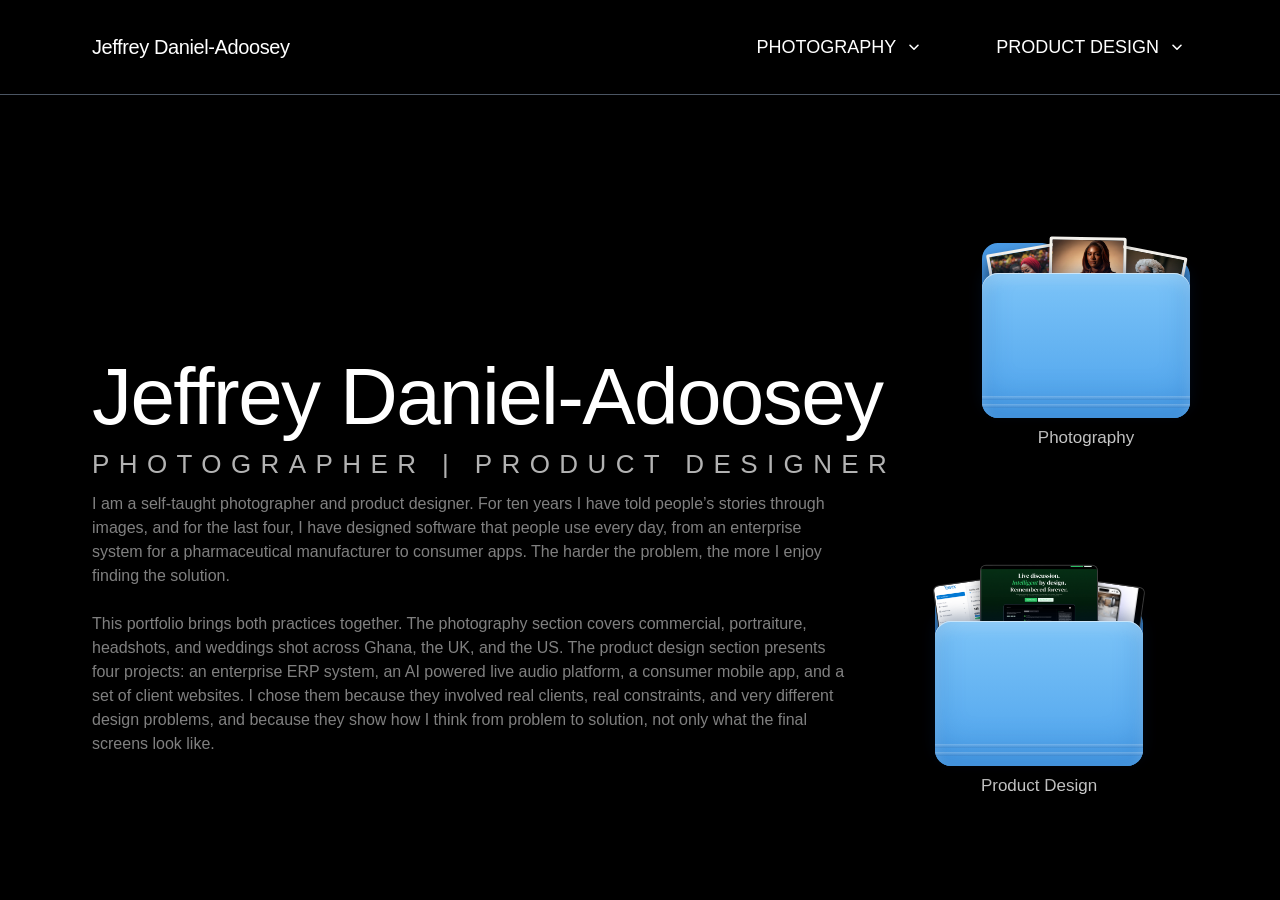
<file: index.html>
<!doctype html>
<html lang="en">
<head>
<meta charset="utf-8">
<meta name="viewport" content="width=device-width, initial-scale=1">
<title>Jeffrey Daniel-Adoosey</title>
<link rel="stylesheet" href="styles.css">
<link rel="stylesheet" href="v2.css">
<script>document.documentElement.classList.add("js")</script>
<script src="nav.js" defer></script>
<script src="motion.js" defer></script>
</head>
<body>
<header class="site-header">
  <div class="container">
    <a class="logo" href="index.html">Jeffrey Daniel-Adoosey</a>
    <nav class="nav" aria-label="Main">
      <div class="nav-item"><a class="nav-link" href="photography.html">Photography</a><button class="nav-toggle" type="button" aria-expanded="false" aria-controls="menu-0" aria-label="Show Photography pages"><svg viewBox="0 0 14 14" aria-hidden="true" fill="none" stroke="currentColor" stroke-width="1.6" stroke-linecap="round" stroke-linejoin="round"><path d="M3 5.25 7 9.25l4-4"/></svg></button><div class="dropdown" id="menu-0"><a href="photography.html">All Work</a><a href="weddings.html">Weddings</a><a href="commercial.html">Commercial</a><a href="portraiture.html">Portraiture</a></div></div>
      <div class="nav-item"><a class="nav-link" href="product-design.html">Product Design</a><button class="nav-toggle" type="button" aria-expanded="false" aria-controls="menu-1" aria-label="Show Product Design pages"><svg viewBox="0 0 14 14" aria-hidden="true" fill="none" stroke="currentColor" stroke-width="1.6" stroke-linecap="round" stroke-linejoin="round"><path d="M3 5.25 7 9.25l4-4"/></svg></button><div class="dropdown" id="menu-1"><a href="product-design.html">All Work</a><a href="oryx.html">Oryx ERP</a><a href="brainwave.html">Brainwave</a><a href="mobile-apps.html">Mobile Apps</a><a href="websites.html">Websites</a></div></div>
    </nav>
  </div>
</header>
<main class="container v2-home">
  <section class="v2-hero">
    <h1 class="hero-name v2-name serif-italic"><span class="line"><span>Jeffrey Daniel-Adoosey</span></span></h1>
    <p class="hero-role">PHOTOGRAPHER | PRODUCT DESIGNER</p>
    <div class="hero-intro v2-intro">
      <p>I am a self-taught photographer and product designer. For ten years I have told people’s stories through images, and for the last four, I have designed software that people use every day, from an enterprise system for a pharmaceutical manufacturer to consumer apps. The harder the problem, the more I enjoy finding the solution.</p>
      <p>This portfolio brings both practices together. The photography section covers commercial, portraiture, headshots, and weddings shot across Ghana, the UK, and the US. The product design section presents four projects: an enterprise ERP system, an AI powered live audio platform, a consumer mobile app, and a set of client websites. I chose them because they involved real clients, real constraints, and very different design problems, and because they show how I think from problem to solution, not only what the final screens look like.</p>
    </div>
  </section>

  <nav class="desktop" aria-label="Portfolio sections">
    <a class="folder folder-photo lf-photo" href="photography.html">
      <span class="pfolder lf"><span class="pf-back"></span><span class="lf-items"><img class="lf-item i1" src="assets/photo-weddings.jpg" alt="" loading="eager"><img class="lf-item i2" src="assets/photo-portraiture.jpg" alt="" loading="eager"><img class="lf-item i3" src="assets/photo-headshots.jpg" alt="" loading="eager"></span><span class="pf-front lf-front"></span></span>
      <span class="folder-label serif-italic">Photography</span>
    </a>
    <a class="folder folder-product lf-product" href="product-design.html">
      <span class="pfolder lf"><span class="pf-back"></span><span class="lf-items"><img class="lf-item i1" src="assets/pd-oryx.jpg" alt="" loading="eager"><img class="lf-item i2" src="assets/pd-brainwave.jpg" alt="" loading="eager"><img class="lf-item i3" src="assets/pd-postup.jpg" alt="" loading="eager"></span><span class="pf-front lf-front"></span></span>
      <span class="folder-label serif-italic">Product Design</span>
    </a>
  </nav>
</main>
<script src="v2.js" defer></script>
</body>
</html>
</file>
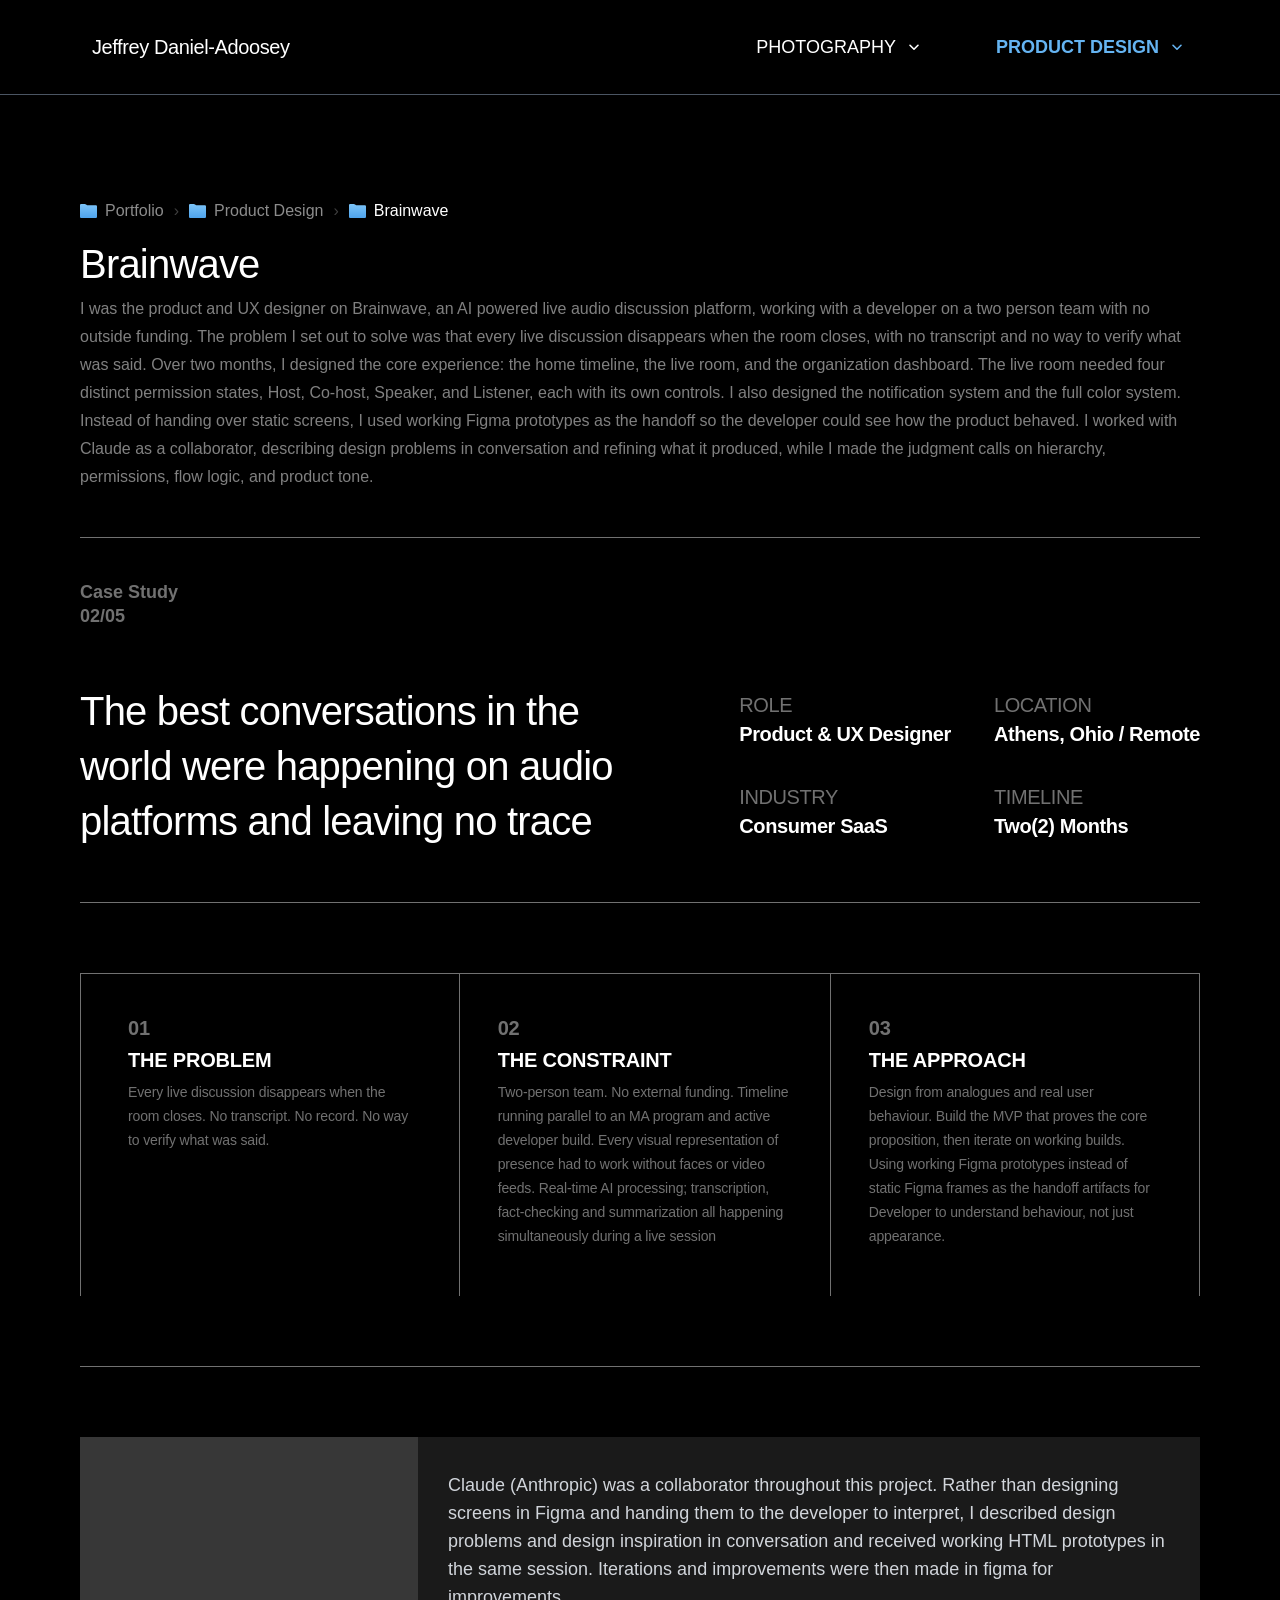
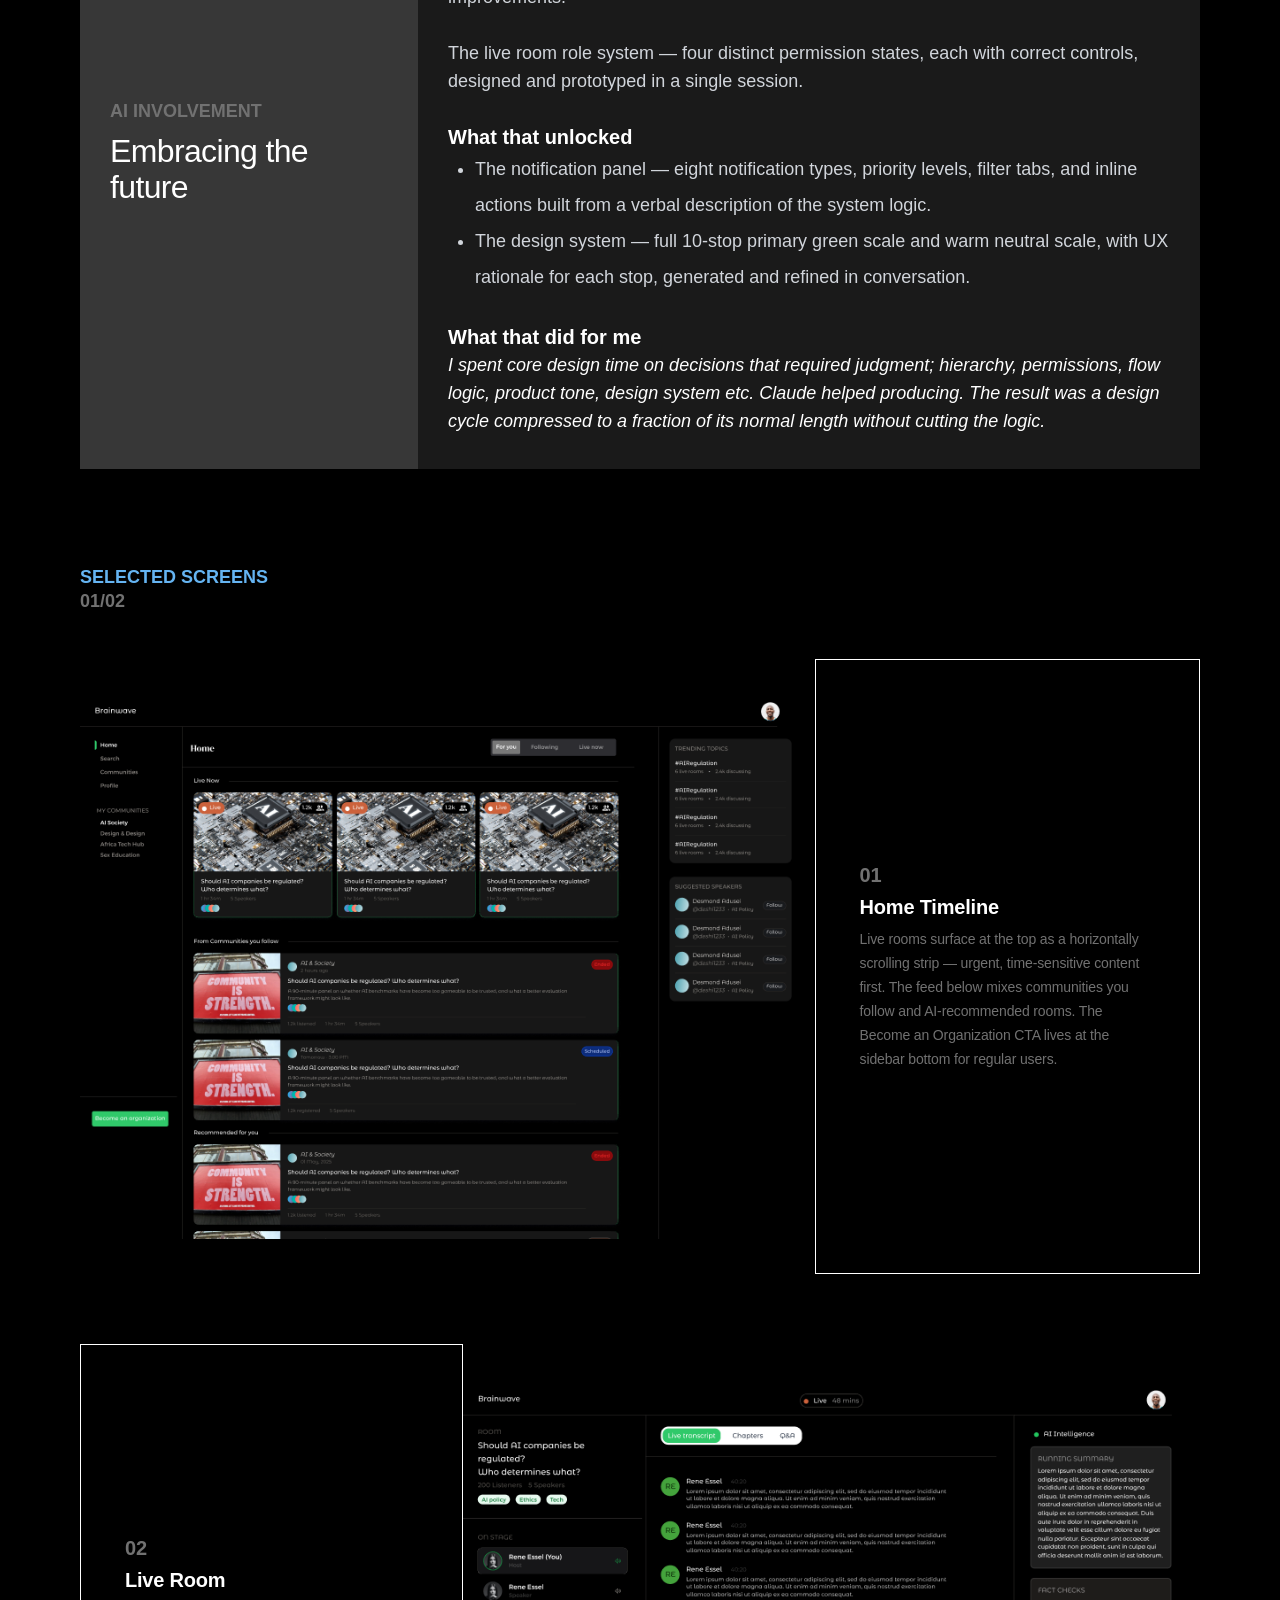
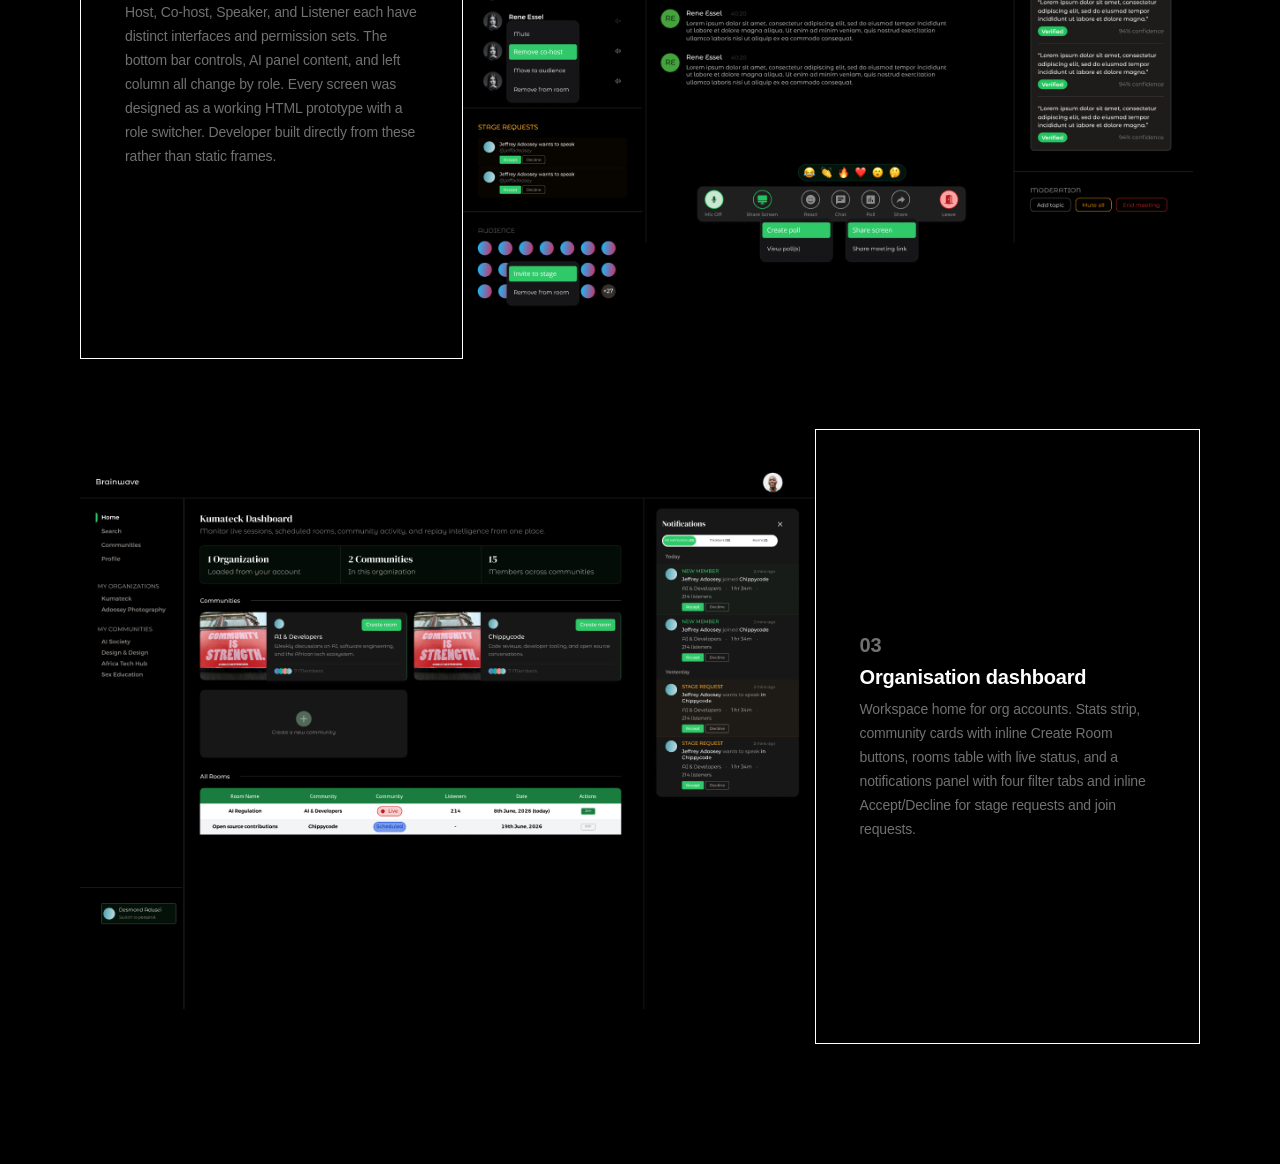
<file: brainwave.html>
<!doctype html>
<html lang="en">
<head>
<meta charset="utf-8">
<meta name="viewport" content="width=device-width, initial-scale=1">
<title>Brainwave — Jeffrey Daniel-Adoosey</title>
<link rel="stylesheet" href="styles.css">
<link rel="stylesheet" href="v2.css">
<script>document.documentElement.classList.add("js")</script>
<script src="nav.js" defer></script>
<script src="motion.js" defer></script>
</head>
<body>
<header class="site-header">
  <div class="container">
    <a class="logo" href="index.html">Jeffrey Daniel-Adoosey</a>
    <nav class="nav" aria-label="Main">
      <div class="nav-item"><a class="nav-link" href="photography.html">Photography</a><button class="nav-toggle" type="button" aria-expanded="false" aria-controls="menu-0" aria-label="Show Photography pages"><svg viewBox="0 0 14 14" aria-hidden="true" fill="none" stroke="currentColor" stroke-width="1.6" stroke-linecap="round" stroke-linejoin="round"><path d="M3 5.25 7 9.25l4-4"/></svg></button><div class="dropdown" id="menu-0"><a href="photography.html">All Work</a><a href="weddings.html">Weddings</a><a href="commercial.html">Commercial</a><a href="portraiture.html">Portraiture</a></div></div>
      <div class="nav-item is-section"><a class="nav-link" href="product-design.html">Product Design</a><button class="nav-toggle" type="button" aria-expanded="false" aria-controls="menu-1" aria-label="Show Product Design pages"><svg viewBox="0 0 14 14" aria-hidden="true" fill="none" stroke="currentColor" stroke-width="1.6" stroke-linecap="round" stroke-linejoin="round"><path d="M3 5.25 7 9.25l4-4"/></svg></button><div class="dropdown" id="menu-1"><a href="product-design.html">All Work</a><a href="oryx.html">Oryx ERP</a><a href="brainwave.html" aria-current="page">Brainwave</a><a href="mobile-apps.html">Mobile Apps</a><a href="websites.html">Websites</a></div></div>
    </nav>
  </div>
</header>
<main class="container cs">
  <section class="page-intro">
    <nav class="pathbar" aria-label="You are here"><a href="index.html"><i class="mini-folder" aria-hidden="true"></i>Portfolio</a><span class="sep" aria-hidden="true">›</span><a href="product-design.html"><i class="mini-folder" aria-hidden="true"></i>Product Design</a><span class="sep" aria-hidden="true">›</span><span aria-current="page"><i class="mini-folder" aria-hidden="true"></i>Brainwave</span></nav>
    <h1 class="page-title serif-italic">Brainwave</h1>
    <p class="body-text">I was the product and UX designer on Brainwave, an AI powered live audio discussion platform, working with a developer on a two person team with no outside funding. The problem I set out to solve was that every live discussion disappears when the room closes, with no transcript and no way to verify what was said. Over two months, I designed the core experience: the home timeline, the live room, and the organization dashboard. The live room needed four distinct permission states, Host, Co-host, Speaker, and Listener, each with its own controls. I also designed the notification system and the full color system. Instead of handing over static screens, I used working Figma prototypes as the handoff so the developer could see how the product behaved. I worked with Claude as a collaborator, describing design problems in conversation and refining what it produced, while I made the judgment calls on hierarchy, permissions, flow logic, and product tone.</p>
  </section>
  <section class="cs-head">
    <hr class="cs-rule">
    <p class="cs-label">Case Study<span>02/05</span></p>
    <div class="cs-hero-row">
      <h2 class="cs-hero-title serif-italic">The best conversations in the world were happening on audio platforms and leaving no trace</h2>
      <dl class="cs-meta"><div><dt>ROLE</dt><dd>Product &amp; UX Designer</dd></div><div><dt>LOCATION</dt><dd>Athens, Ohio / Remote</dd></div><div><dt>INDUSTRY</dt><dd>Consumer SaaS</dd></div><div><dt>TIMELINE</dt><dd>Two(2) Months</dd></div></dl>
    </div>
    <hr class="cs-rule">
  </section>
  <section class="cs-pillars">
    <div class="cs-pillar"><p class="num">01</p><h3 class="cs-h3">THE PROBLEM</h3><p class="cs-small">Every live discussion disappears when the room closes. No transcript. No record. No way to verify what was said.</p></div>
    <div class="cs-pillar"><p class="num">02</p><h3 class="cs-h3">THE CONSTRAINT</h3><p class="cs-small">Two-person team. No external funding. Timeline running parallel to an MA program and active developer build. Every visual representation of presence had to work without faces or video feeds. Real-time AI processing; transcription, fact-checking and summarization all happening simultaneously during a live session</p></div>
    <div class="cs-pillar"><p class="num">03</p><h3 class="cs-h3">THE APPROACH</h3><p class="cs-small">Design from analogues and real user behaviour. Build the MVP that proves the core proposition, then iterate on working builds. Using working Figma prototypes instead of static Figma frames as the handoff artifacts for Developer to understand behaviour, not just appearance.</p></div>
  </section>
  <hr class="cs-rule" style="margin-top:70px">
  <section class="cs-split">
    <div class="left" style="width:338px"><p class="cs-label">AI INVOLVEMENT</p><h2 class="cs-split-title serif-italic">Embracing the future</h2></div>
    <div class="right"><p>Claude (Anthropic) was a collaborator throughout this project. Rather than designing screens in Figma and handing them to the developer to interpret, I described design problems and design inspiration in conversation and received working HTML prototypes in the same session. Iterations and improvements were then made in figma for improvements.</p>
<p>The live room role system — four distinct permission states, each with correct controls, designed and prototyped in a single session.</p>
<h4>What that unlocked</h4>
<ul><li>The notification panel — eight notification types, priority levels, filter tabs, and inline actions built from a verbal description of the system logic.</li>
<li>The design system — full 10-stop primary green scale and warm neutral scale, with UX rationale for each stop, generated and refined in conversation.</li></ul>
<h4>What that did for me</h4>
<p class="note">I spent core design time on decisions that required judgment; hierarchy, permissions, flow logic, product tone, design system etc. Claude helped producing. The result was a design cycle compressed to a fraction of its normal length without cutting the logic.</p></div>
  </section>
  <div class="cs-screens-head"><p class="cs-label">SELECTED SCREENS<span>01/02</span></p></div>
  <section class="cs-screens">
    <div class="feature"><div class="shot"><img src="assets/brainwave/home.png" alt="Brainwave home timeline" loading="lazy"></div><div class="panel"><div><p class="num">01</p><h3 class="cs-h3">Home Timeline</h3><p class="cs-small">Live rooms surface at the top as a horizontally scrolling strip — urgent, time-sensitive content first. The feed below mixes communities you follow and AI-recommended rooms. The Become an Organization CTA lives at the sidebar bottom for regular users.</p></div></div></div>
    <div class="feature flip"><div class="panel"><div><p class="num">02</p><h3 class="cs-h3">Live Room</h3><p class="cs-small">Host, Co-host, Speaker, and Listener each have distinct interfaces and permission sets. The bottom bar controls, AI panel content, and left column all change by role. Every screen was designed as a working HTML prototype with a role switcher. Developer built directly from these rather than static frames.</p></div></div><div class="shot"><img src="assets/brainwave/live-room.png" alt="Brainwave host live room view" loading="lazy"></div></div>
    <div class="feature"><div class="shot"><img src="assets/brainwave/org.png" alt="Brainwave organisation dashboard" loading="lazy"></div><div class="panel"><div><p class="num">03</p><h3 class="cs-h3">Organisation dashboard</h3><p class="cs-small">Workspace home for org accounts. Stats strip, community cards with inline Create Room buttons, rooms table with live status, and a notifications panel with four filter tabs and inline Accept/Decline for stage requests and join requests.</p></div></div></div>
  </section>
</main>
<script src="v2.js" defer></script>
</body>
</html>
</file>
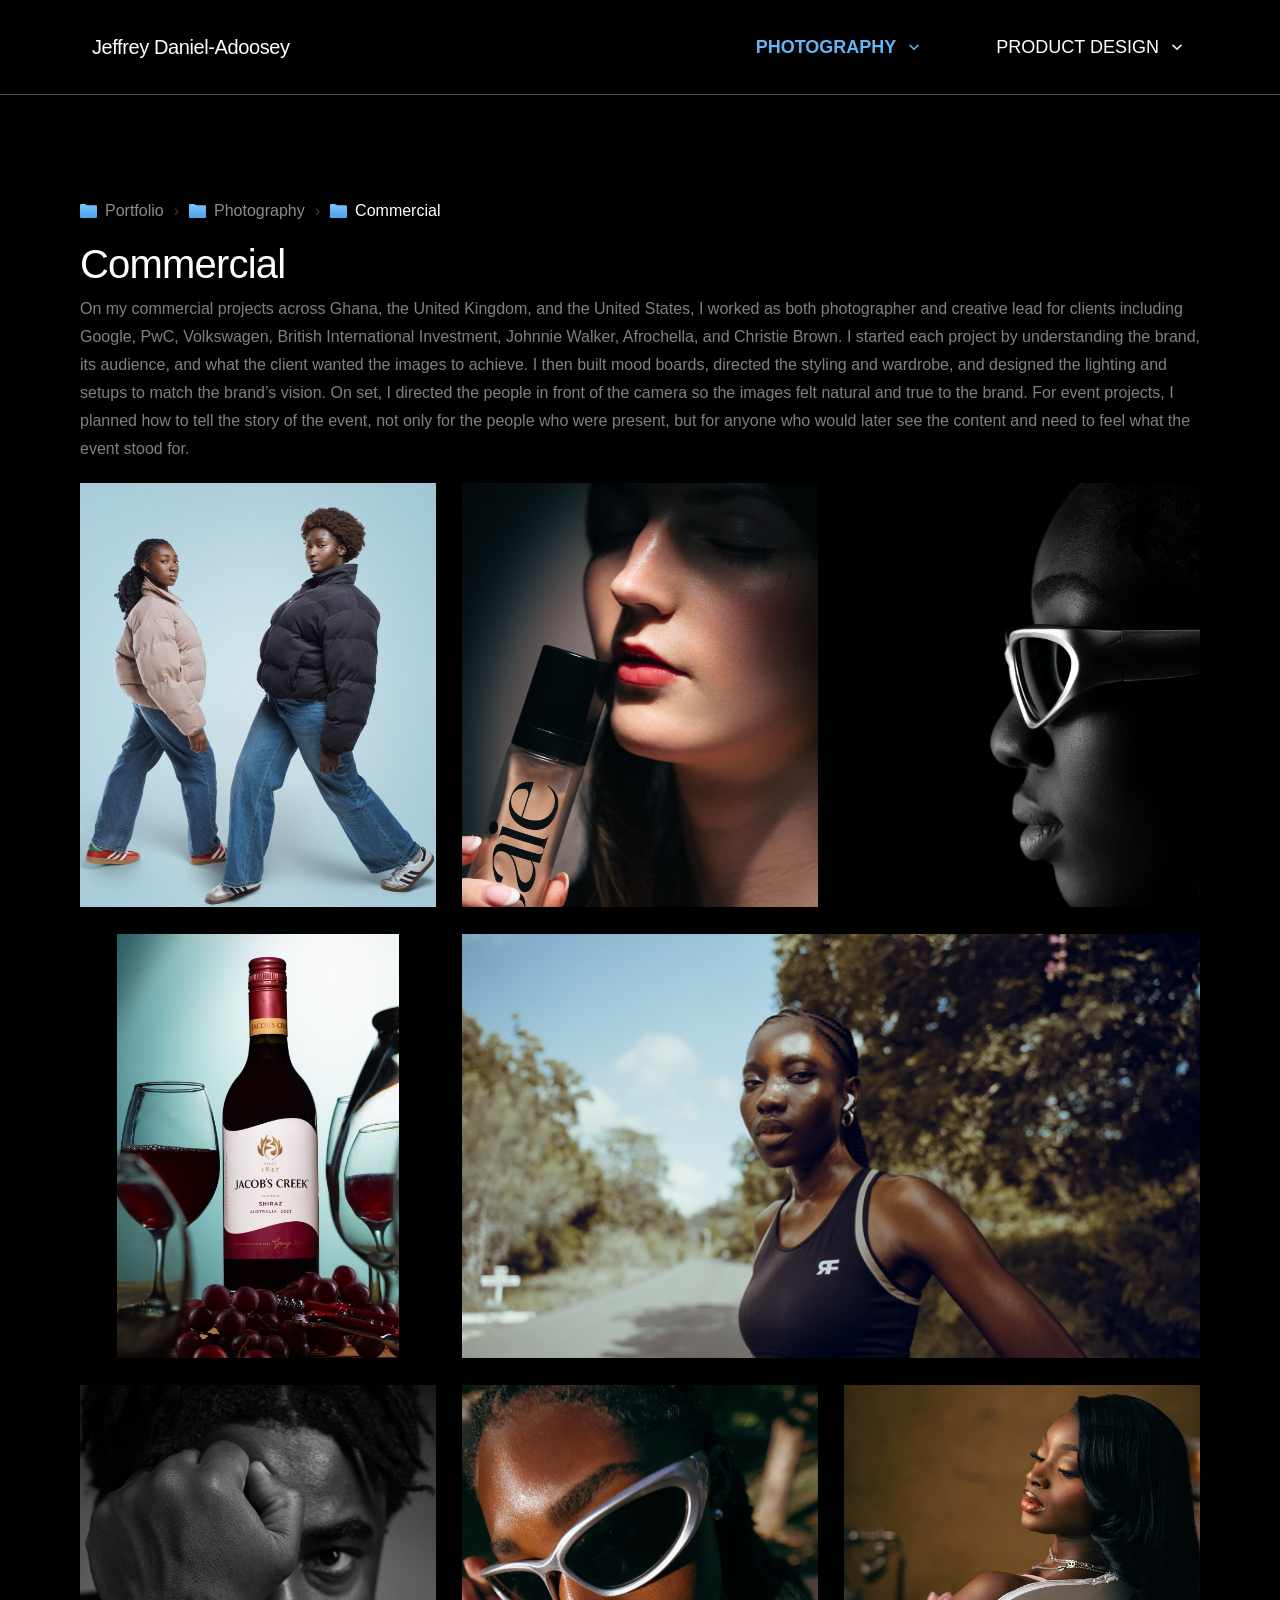
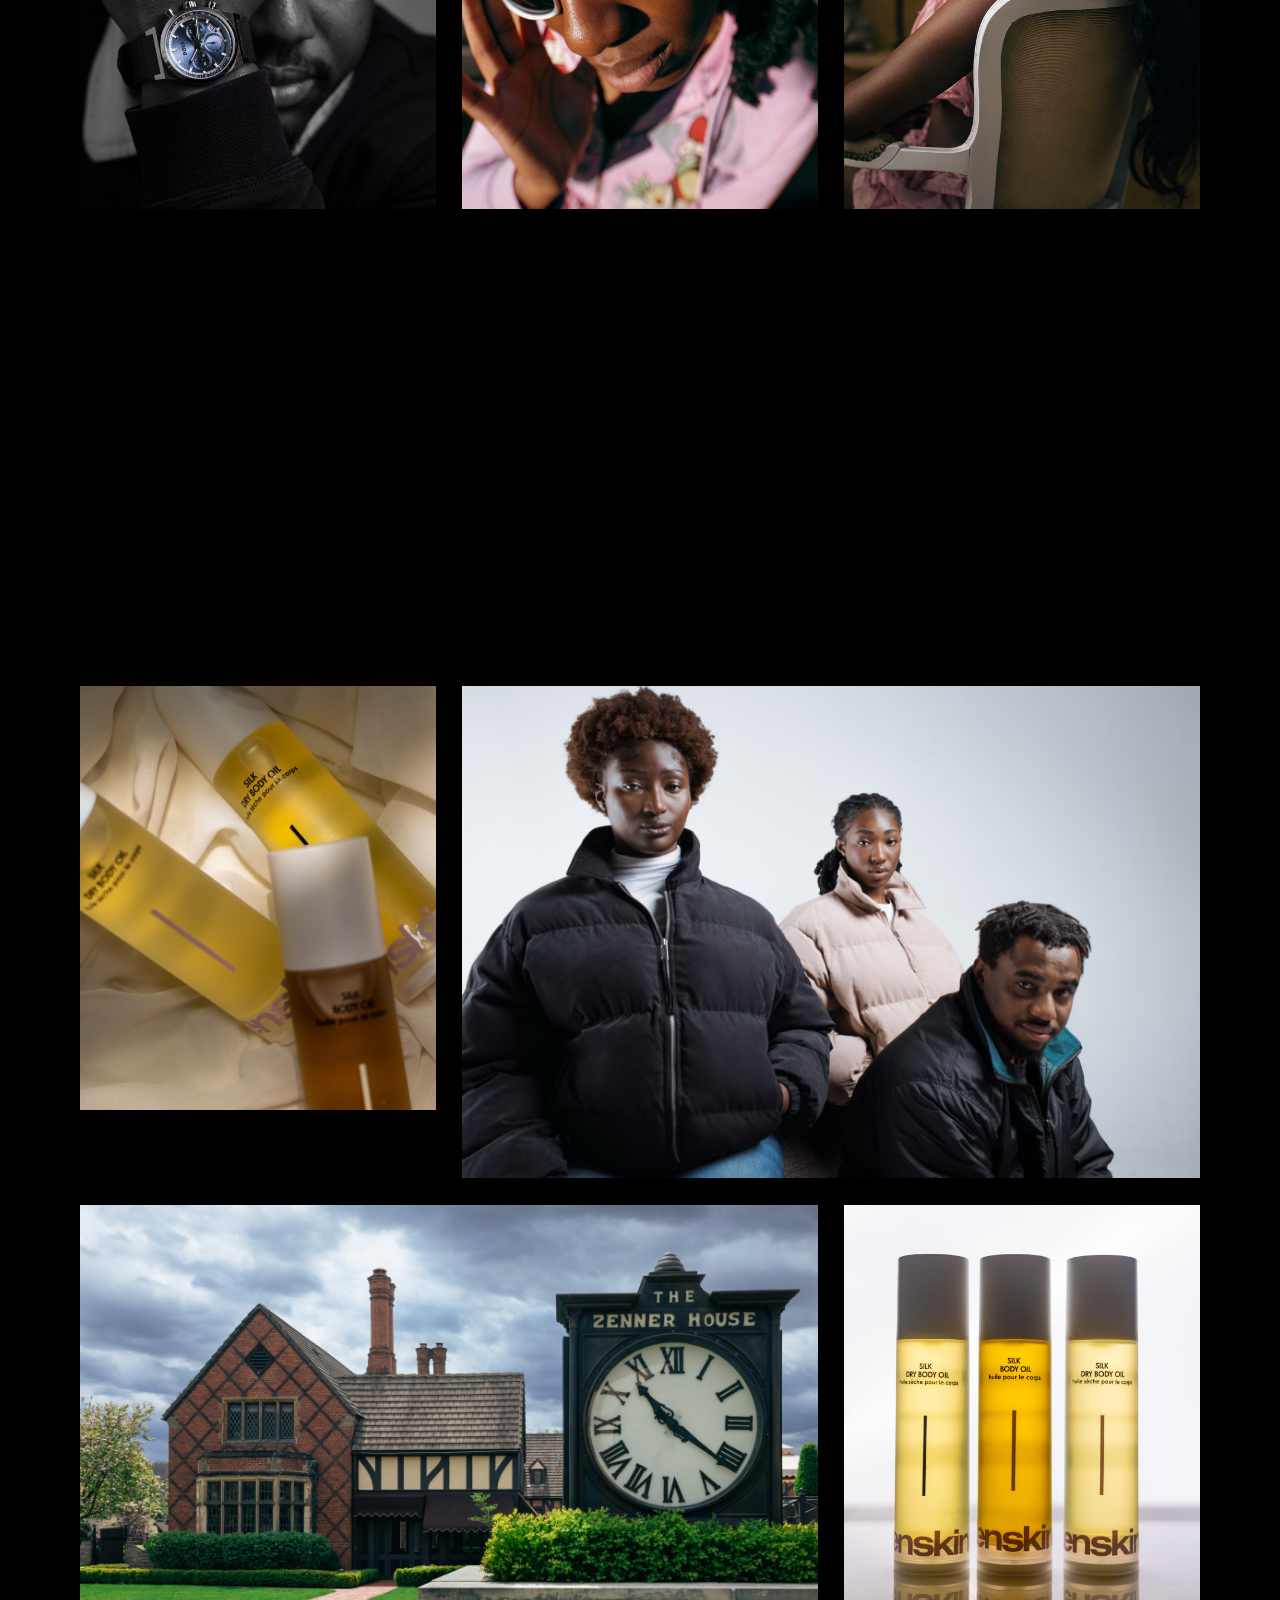
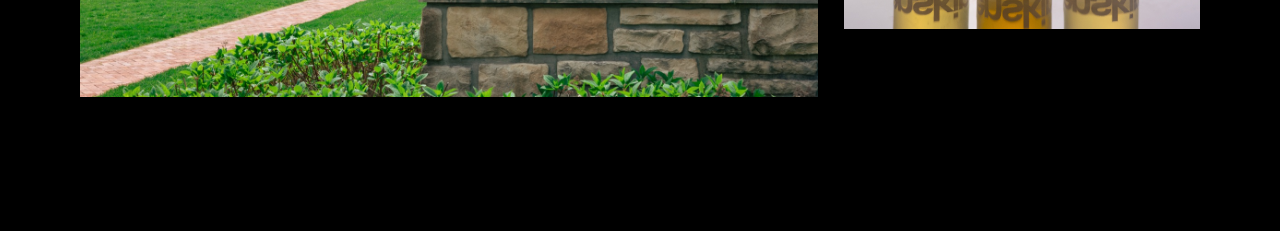
<file: commercial.html>
<!doctype html>
<html lang="en">
<head>
<meta charset="utf-8">
<meta name="viewport" content="width=device-width, initial-scale=1">
<title>Commercial — Jeffrey Daniel-Adoosey</title>
<link rel="stylesheet" href="styles.css">
<link rel="stylesheet" href="v2.css">
<script>document.documentElement.classList.add("js")</script>
<script src="nav.js" defer></script>
<script src="motion.js" defer></script>
</head>
<body>
<header class="site-header">
  <div class="container">
    <a class="logo" href="index.html">Jeffrey Daniel-Adoosey</a>
    <nav class="nav" aria-label="Main">
      <div class="nav-item is-section"><a class="nav-link" href="photography.html">Photography</a><button class="nav-toggle" type="button" aria-expanded="false" aria-controls="menu-0" aria-label="Show Photography pages"><svg viewBox="0 0 14 14" aria-hidden="true" fill="none" stroke="currentColor" stroke-width="1.6" stroke-linecap="round" stroke-linejoin="round"><path d="M3 5.25 7 9.25l4-4"/></svg></button><div class="dropdown" id="menu-0"><a href="photography.html">All Work</a><a href="weddings.html">Weddings</a><a href="commercial.html" aria-current="page">Commercial</a><a href="portraiture.html">Portraiture</a></div></div>
      <div class="nav-item"><a class="nav-link" href="product-design.html">Product Design</a><button class="nav-toggle" type="button" aria-expanded="false" aria-controls="menu-1" aria-label="Show Product Design pages"><svg viewBox="0 0 14 14" aria-hidden="true" fill="none" stroke="currentColor" stroke-width="1.6" stroke-linecap="round" stroke-linejoin="round"><path d="M3 5.25 7 9.25l4-4"/></svg></button><div class="dropdown" id="menu-1"><a href="product-design.html">All Work</a><a href="oryx.html">Oryx ERP</a><a href="brainwave.html">Brainwave</a><a href="mobile-apps.html">Mobile Apps</a><a href="websites.html">Websites</a></div></div>
    </nav>
  </div>
</header>
<main class="container">
  <section class="page-intro gallery-intro">
    <nav class="pathbar" aria-label="You are here"><a href="index.html"><i class="mini-folder" aria-hidden="true"></i>Portfolio</a><span class="sep" aria-hidden="true">›</span><a href="photography.html"><i class="mini-folder" aria-hidden="true"></i>Photography</a><span class="sep" aria-hidden="true">›</span><span aria-current="page"><i class="mini-folder" aria-hidden="true"></i>Commercial</span></nav>
    <h1 class="page-title serif-italic">Commercial</h1>
    <p class="body-text">On my commercial projects across Ghana, the United Kingdom, and the United States, I worked as both photographer and creative lead for clients including Google, PwC, Volkswagen, British International Investment, Johnnie Walker, Afrochella, and Christie Brown. I started each project by understanding the brand, its audience, and what the client wanted the images to achieve. I then built mood boards, directed the styling and wardrobe, and designed the lighting and setups to match the brand’s vision. On set, I directed the people in front of the camera so the images felt natural and true to the brand. For event projects, I planned how to tell the story of the event, not only for the people who were present, but for anyone who would later see the content and need to feel what the event stood for.</p>
  </section>
  <section class="gallery">
    <figure class="g-tile"><img src="assets/commercial/01.jpg" alt="Commercial photograph 1" loading="lazy" style="object-fit:cover;object-position:50% 50%"></figure>
    <figure class="g-tile"><img src="assets/commercial/02.jpg" alt="Commercial photograph 2" loading="lazy" style="object-fit:cover;object-position:50% 50%"></figure>
    <figure class="g-tile"><img src="assets/commercial/03.jpg" alt="Commercial photograph 3" loading="lazy" style="object-fit:cover;object-position:50% 50%"></figure>
    <figure class="g-tile"><img src="assets/commercial/04.jpg" alt="Commercial photograph 4" loading="lazy" style="object-fit:contain;object-position:50% 50%"></figure>
    <figure class="g-tile wide"><img src="assets/commercial/05.jpg" alt="Commercial photograph 5" loading="lazy" style="object-fit:cover;object-position:50% 50%"></figure>
    <figure class="g-tile"><img src="assets/commercial/06.jpg" alt="Commercial photograph 6" loading="lazy" style="object-fit:cover;object-position:50% 50%"></figure>
    <figure class="g-tile"><img src="assets/commercial/07.jpg" alt="Commercial photograph 7" loading="lazy" style="object-fit:cover;object-position:50% 50%"></figure>
    <figure class="g-tile"><img src="assets/commercial/08.jpg" alt="Commercial photograph 8" loading="lazy" style="object-fit:cover;object-position:50% 50%"></figure>
    <figure class="g-tile wide"><img src="assets/commercial/09.jpg" alt="Commercial photograph 9" loading="lazy" style="object-fit:cover;object-position:50% 50%"></figure>
    <figure class="g-tile"><img src="assets/commercial/10.jpg" alt="Commercial photograph 10" loading="lazy" style="object-fit:cover;object-position:50% 50%"></figure>
    <figure class="g-tile"><img src="assets/commercial/11.jpg" alt="Commercial photograph 11" loading="lazy" style="object-fit:cover;object-position:50% 50%"></figure>
    <figure class="g-tile wide"><img src="assets/commercial/12.jpg" alt="Commercial photograph 12" loading="lazy" style="object-fit:cover;object-position:50% 50%"></figure>
    <figure class="g-tile wide"><img src="assets/commercial/13.jpg" alt="Commercial photograph 13" loading="lazy" style="object-fit:cover;object-position:50% 50%"></figure>
    <figure class="g-tile"><img src="assets/commercial/14.jpg" alt="Commercial photograph 14" loading="lazy" style="object-fit:cover;object-position:50% 50%"></figure>
  </section>
</main>
<script src="v2.js" defer></script>
</body>
</html>
</file>
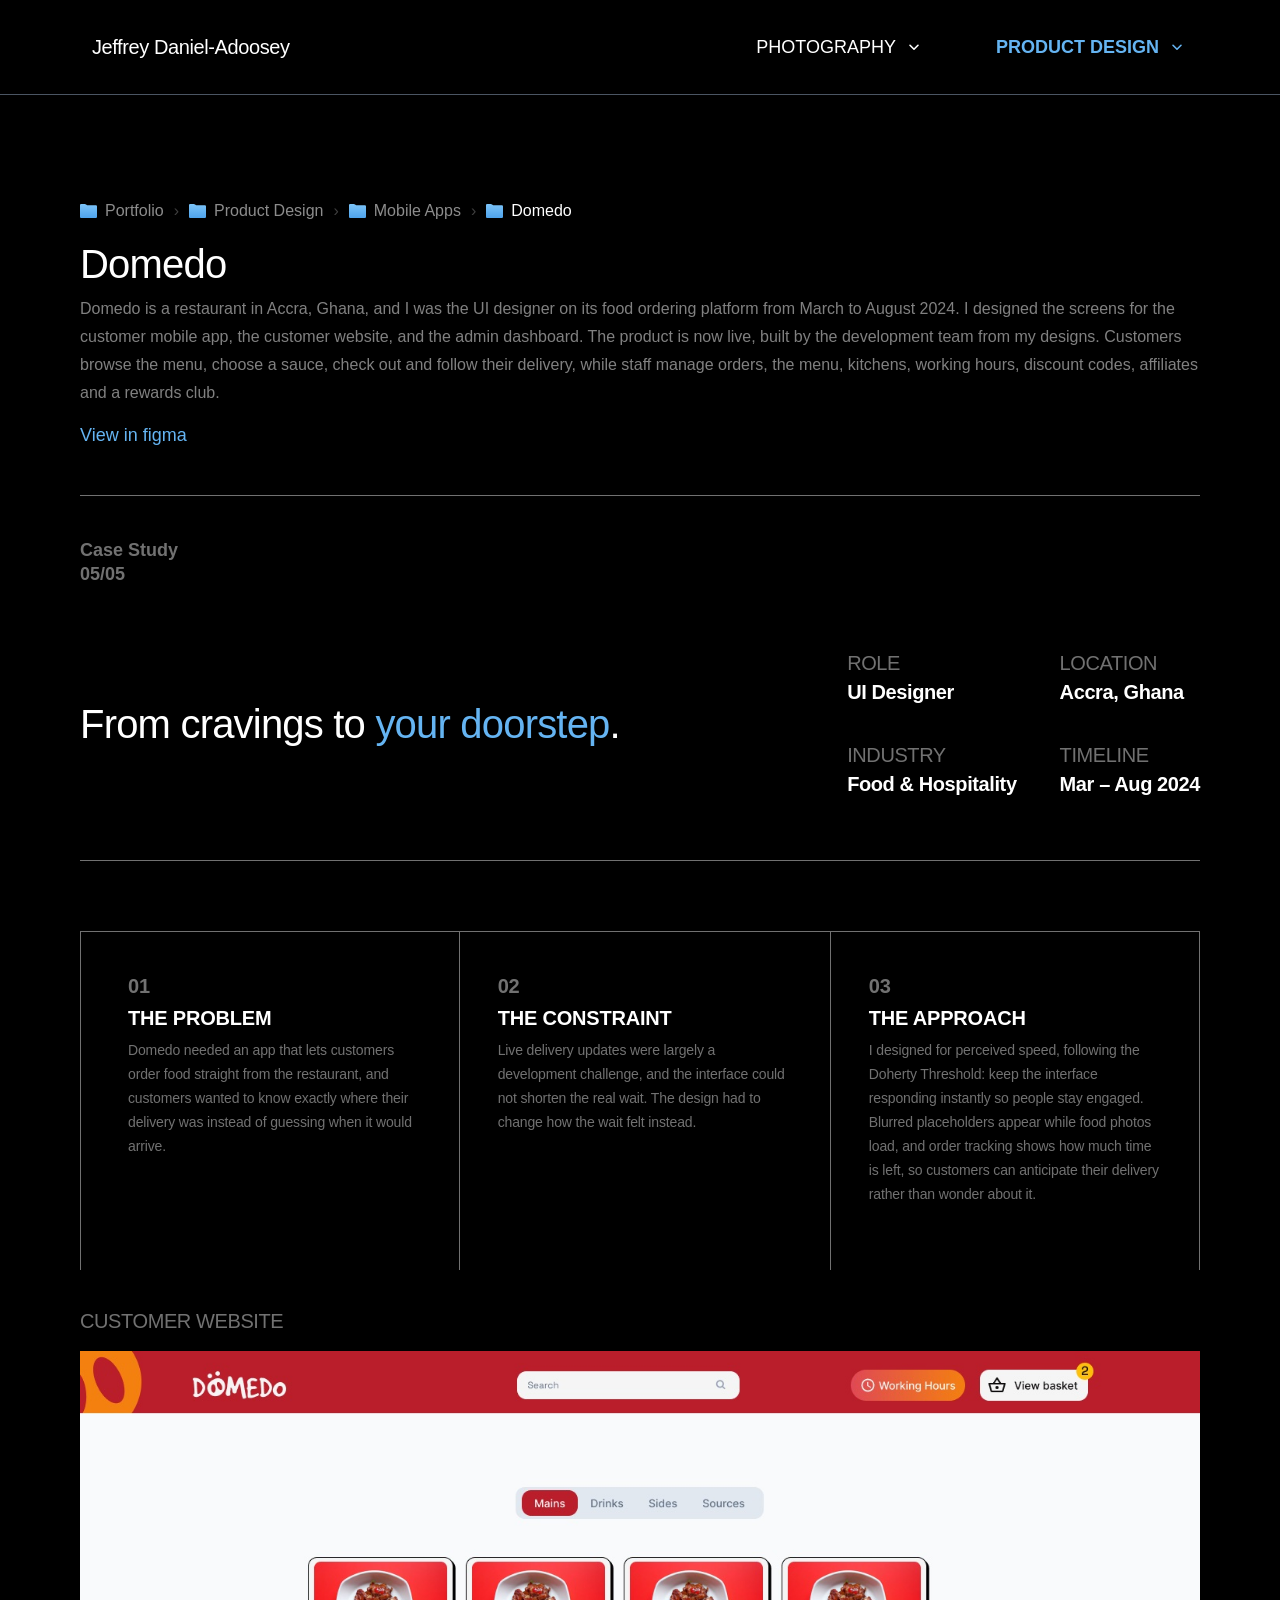
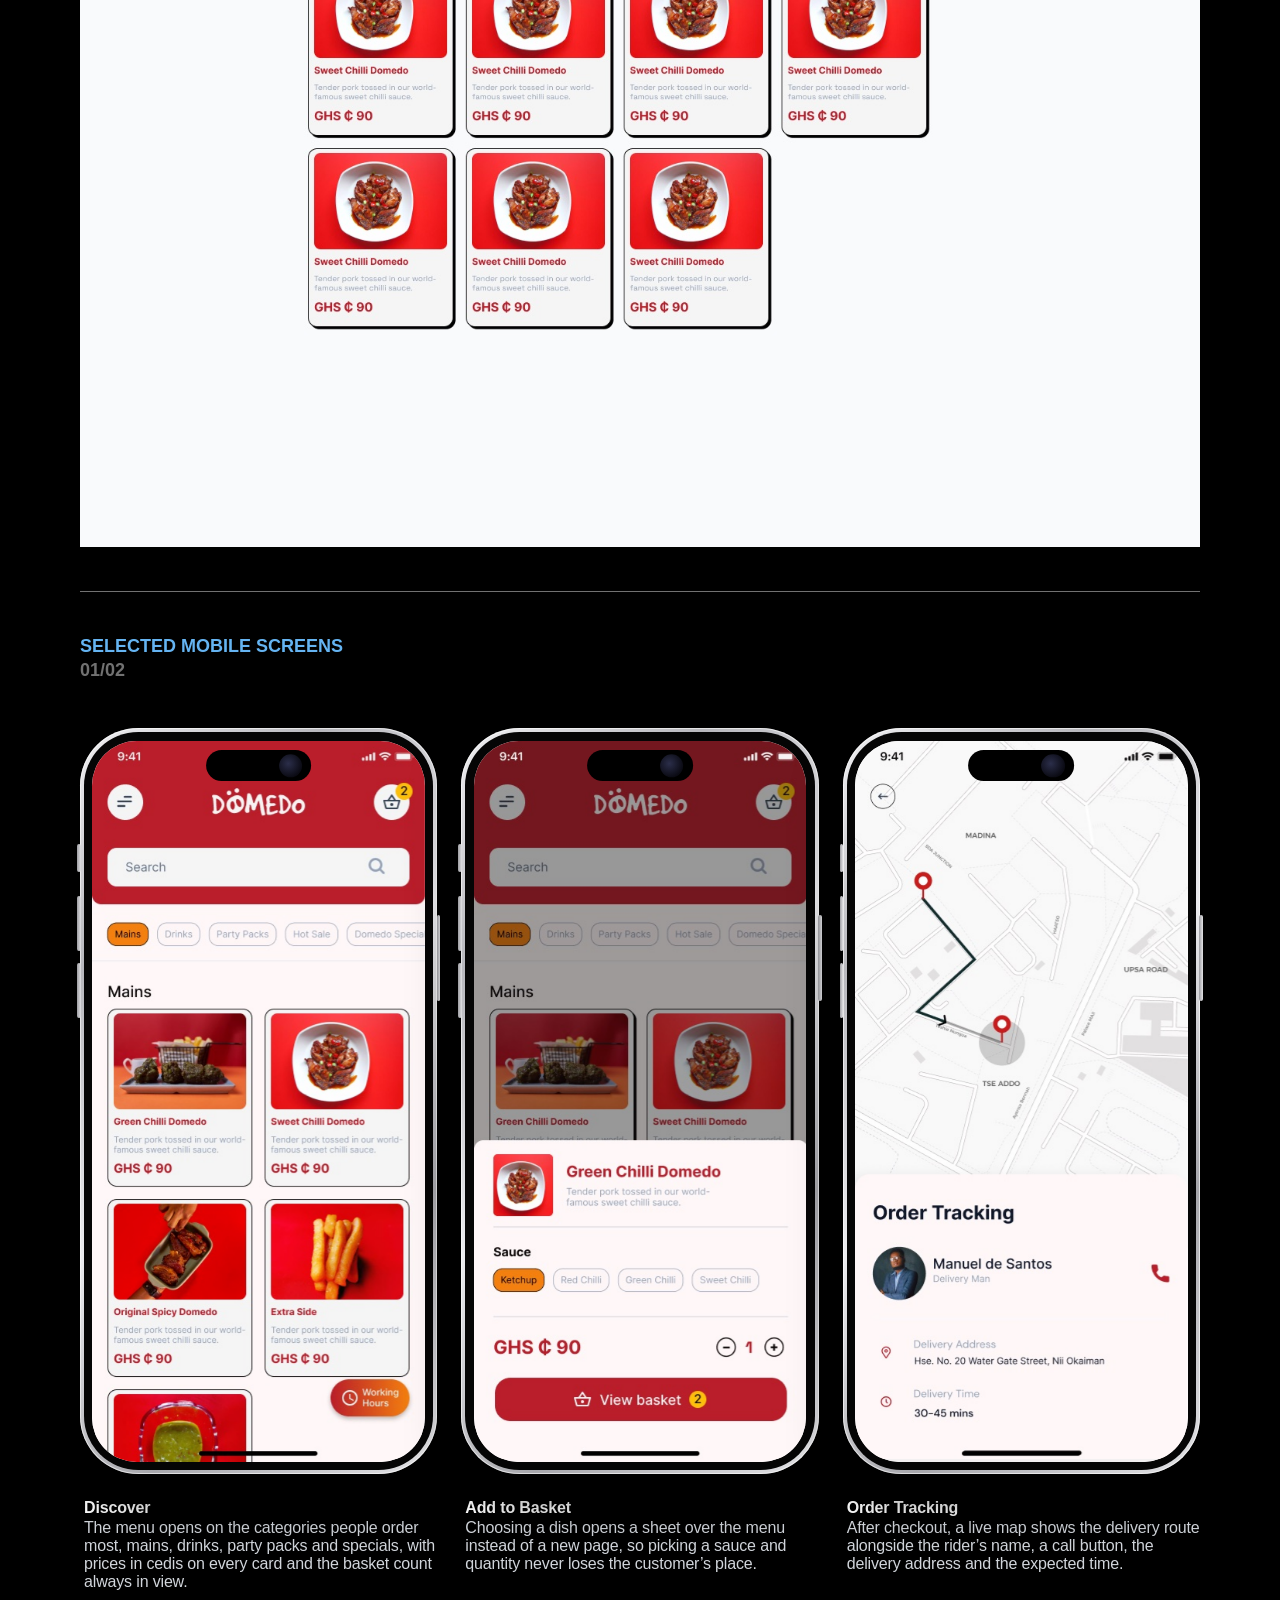
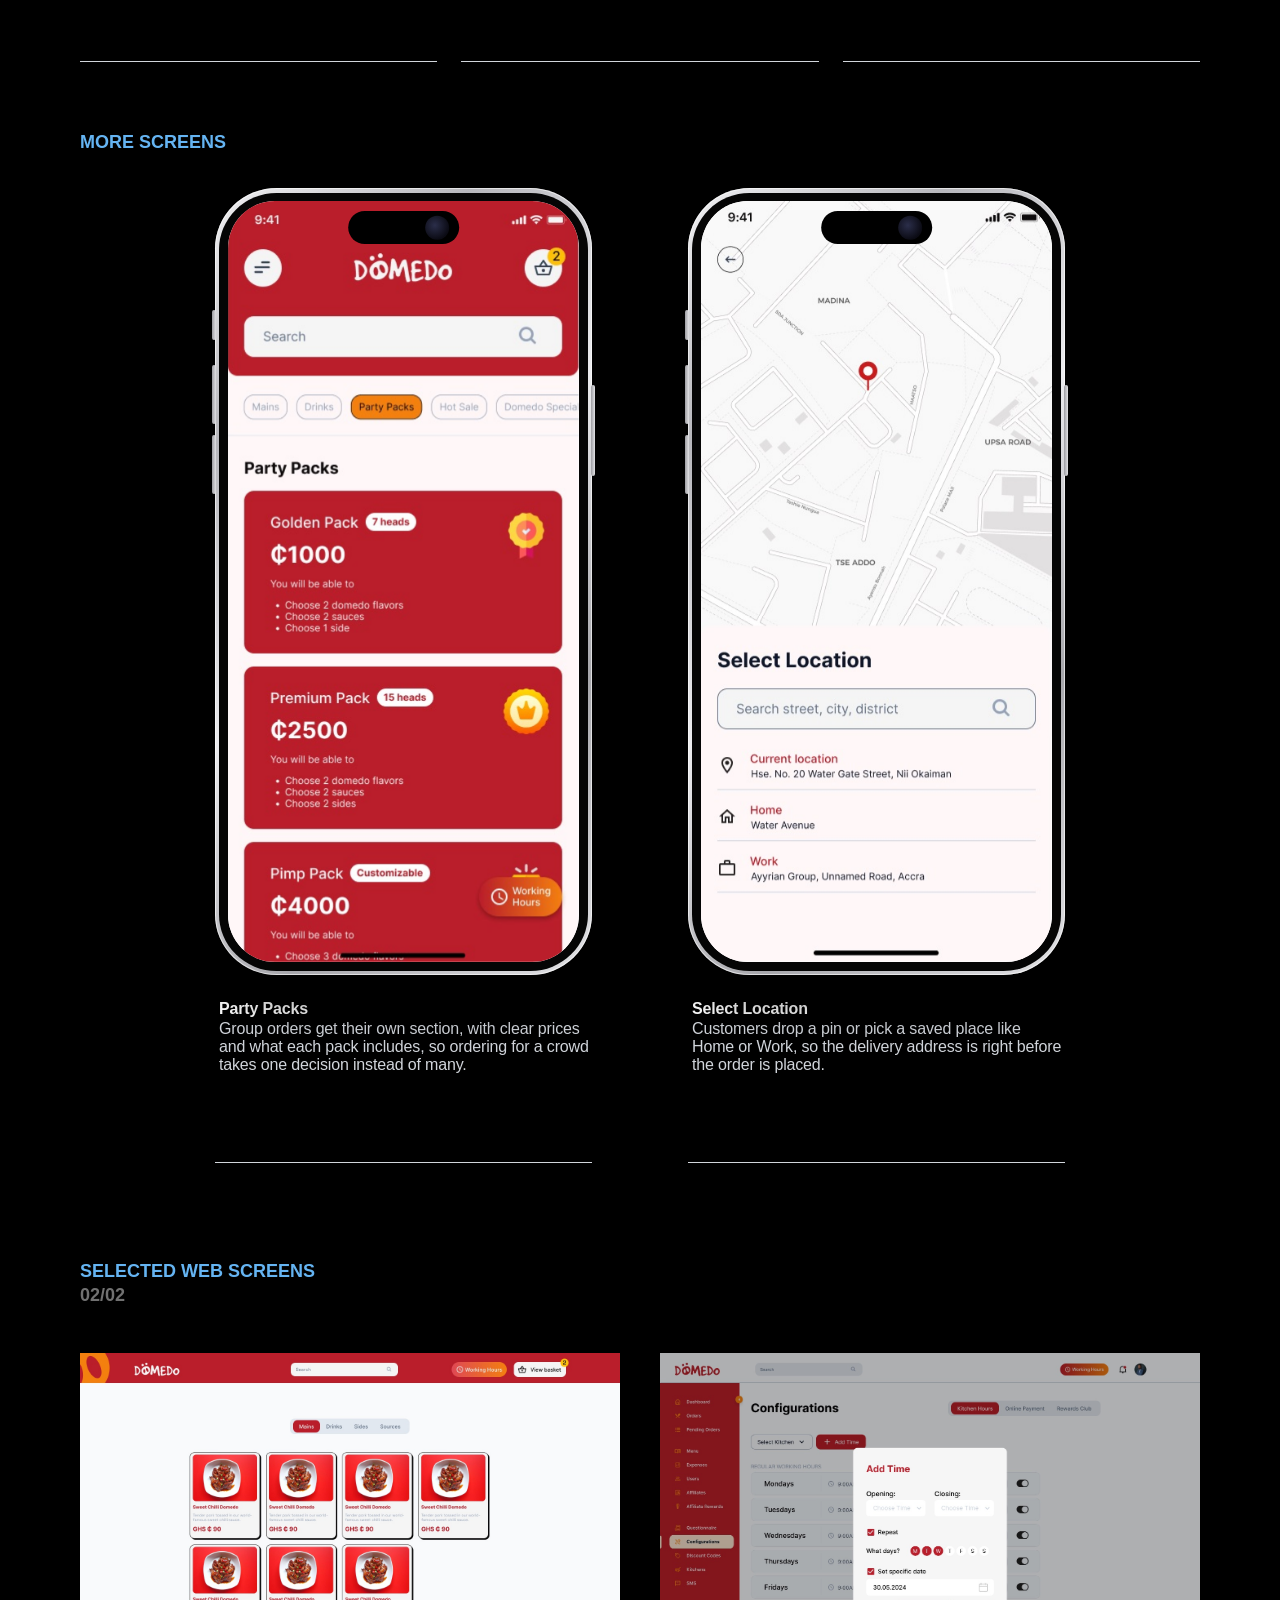
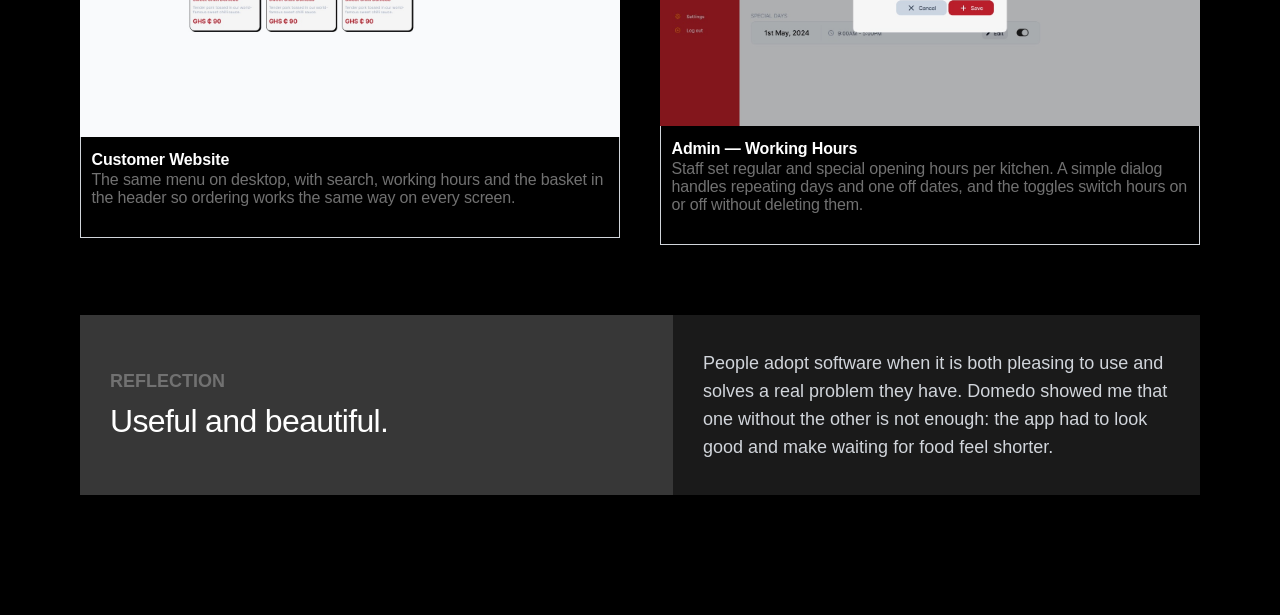
<file: domedo.html>
<!doctype html>
<html lang="en">
<head>
<meta charset="utf-8">
<meta name="viewport" content="width=device-width, initial-scale=1">
<title>Domedo — Jeffrey Daniel-Adoosey</title>
<link rel="stylesheet" href="styles.css">
<link rel="stylesheet" href="v2.css">
<script>document.documentElement.classList.add("js")</script>
<script src="nav.js" defer></script>
<script src="motion.js" defer></script>
</head>
<body>
<header class="site-header">
  <div class="container">
    <a class="logo" href="index.html">Jeffrey Daniel-Adoosey</a>
    <nav class="nav" aria-label="Main">
      <div class="nav-item"><a class="nav-link" href="photography.html">Photography</a><button class="nav-toggle" type="button" aria-expanded="false" aria-controls="menu-0" aria-label="Show Photography pages"><svg viewBox="0 0 14 14" aria-hidden="true" fill="none" stroke="currentColor" stroke-width="1.6" stroke-linecap="round" stroke-linejoin="round"><path d="M3 5.25 7 9.25l4-4"/></svg></button><div class="dropdown" id="menu-0"><a href="photography.html">All Work</a><a href="weddings.html">Weddings</a><a href="commercial.html">Commercial</a><a href="portraiture.html">Portraiture</a></div></div>
      <div class="nav-item is-section"><a class="nav-link" href="product-design.html">Product Design</a><button class="nav-toggle" type="button" aria-expanded="false" aria-controls="menu-1" aria-label="Show Product Design pages"><svg viewBox="0 0 14 14" aria-hidden="true" fill="none" stroke="currentColor" stroke-width="1.6" stroke-linecap="round" stroke-linejoin="round"><path d="M3 5.25 7 9.25l4-4"/></svg></button><div class="dropdown" id="menu-1"><a href="product-design.html">All Work</a><a href="oryx.html">Oryx ERP</a><a href="brainwave.html">Brainwave</a><a href="mobile-apps.html" aria-current="page">Mobile Apps</a><a href="websites.html">Websites</a></div></div>
    </nav>
  </div>
</header>
<main class="container cs">
  <section class="page-intro">
    <nav class="pathbar" aria-label="You are here"><a href="index.html"><i class="mini-folder" aria-hidden="true"></i>Portfolio</a><span class="sep" aria-hidden="true">›</span><a href="product-design.html"><i class="mini-folder" aria-hidden="true"></i>Product Design</a><span class="sep" aria-hidden="true">›</span><a href="mobile-apps.html"><i class="mini-folder" aria-hidden="true"></i>Mobile Apps</a><span class="sep" aria-hidden="true">›</span><span aria-current="page"><i class="mini-folder" aria-hidden="true"></i>Domedo</span></nav>
    <h1 class="page-title serif-italic">Domedo</h1>
    <p class="body-text">Domedo is a restaurant in Accra, Ghana, and I was the UI designer on its food ordering platform from March to August 2024. I designed the screens for the customer mobile app, the customer website, and the admin dashboard. The product is now live, built by the development team from my designs. Customers browse the menu, choose a sauce, check out and follow their delivery, while staff manage orders, the menu, kitchens, working hours, discount codes, affiliates and a rewards club.</p>
    <a class="site-link cs-figma" href="https://www.figma.com/design/hzwVgZDQRDPZf567pqVu5R/Jeffrey-Daniel-Adoosey-Portfolio?node-id=16-86848" target="_blank" rel="noopener">View in figma<span class="visually-hidden"> (opens in a new tab)</span></a>
  </section>
  <section class="cs-head">
    <hr class="cs-rule">
    <p class="cs-label">Case Study<span>05/05</span></p>
    <div class="cs-hero-row">
      <h2 class="cs-hero-title serif-italic">From cravings to <em>your doorstep</em>.</h2>
      <dl class="cs-meta"><div><dt>ROLE</dt><dd>UI Designer</dd></div><div><dt>LOCATION</dt><dd>Accra, Ghana</dd></div><div><dt>INDUSTRY</dt><dd>Food &amp; Hospitality</dd></div><div><dt>TIMELINE</dt><dd>Mar – Aug 2024</dd></div></dl>
    </div>
    <hr class="cs-rule">
  </section>
  <section class="cs-pillars">
    <div class="cs-pillar" style="min-height:338px"><p class="num">01</p><h3 class="cs-h3">THE PROBLEM</h3><p class="cs-small">Domedo needed an app that lets customers order food straight from the restaurant, and customers wanted to know exactly where their delivery was instead of guessing when it would arrive.</p></div>
    <div class="cs-pillar" style="min-height:338px"><p class="num">02</p><h3 class="cs-h3">THE CONSTRAINT</h3><p class="cs-small">Live delivery updates were largely a development challenge, and the interface could not shorten the real wait. The design had to change how the wait felt instead.</p></div>
    <div class="cs-pillar" style="min-height:338px"><p class="num">03</p><h3 class="cs-h3">THE APPROACH</h3><p class="cs-small">I designed for perceived speed, following the Doherty Threshold: keep the interface responding instantly so people stay engaged. Blurred placeholders appear while food photos load, and order tracking shows how much time is left, so customers can anticipate their delivery rather than wonder about it.</p></div>
  </section>
  <section class="sitemap"><p class="title">CUSTOMER WEBSITE</p><img src="assets/domedo/web-menu.jpg" alt="Domedo customer website" loading="lazy"></section>
  <hr class="cs-rule" style="margin-top:44px">
  <div class="cs-screens-head" style="margin-top:44px"><p class="cs-label">SELECTED MOBILE SCREENS<span>01/02</span></p></div>
  <p class="swipe-hint">Swipe to see more screens →</p>
  <section class="phones">
    <figure><span class="iphone"><span class="iphone-bezel"><span class="iphone-screen"><img src="assets/domedo/discover.jpg" alt="Domedo Discover" loading="lazy"><span class="iphone-island" aria-hidden="true"></span></span></span><i class="btn b1"></i><i class="btn b2"></i><i class="btn b3"></i><i class="btn b4"></i></span><figcaption class="caption"><b>Discover</b><span>The menu opens on the categories people order most, mains, drinks, party packs and specials, with prices in cedis on every card and the basket count always in view.</span></figcaption></figure>
    <figure><span class="iphone"><span class="iphone-bezel"><span class="iphone-screen"><img src="assets/domedo/product.jpg" alt="Domedo Add to Basket" loading="lazy"><span class="iphone-island" aria-hidden="true"></span></span></span><i class="btn b1"></i><i class="btn b2"></i><i class="btn b3"></i><i class="btn b4"></i></span><figcaption class="caption"><b>Add to Basket</b><span>Choosing a dish opens a sheet over the menu instead of a new page, so picking a sauce and quantity never loses the customer’s place.</span></figcaption></figure>
    <figure><span class="iphone"><span class="iphone-bezel"><span class="iphone-screen"><img src="assets/domedo/tracking.jpg" alt="Domedo Order Tracking" loading="lazy"><span class="iphone-island" aria-hidden="true"></span></span></span><i class="btn b1"></i><i class="btn b2"></i><i class="btn b3"></i><i class="btn b4"></i></span><figcaption class="caption"><b>Order Tracking</b><span>After checkout, a live map shows the delivery route alongside the rider’s name, a call button, the delivery address and the expected time.</span></figcaption></figure>
  </section>
  <div class="cs-screens-head" style="margin-top:70px"><p class="cs-label">MORE SCREENS</p></div>
  <section class="phones phones-more">
    <figure><span class="iphone"><span class="iphone-bezel"><span class="iphone-screen"><img src="assets/domedo/packs.jpg" alt="Domedo Party Packs" loading="lazy"><span class="iphone-island" aria-hidden="true"></span></span></span><i class="btn b1"></i><i class="btn b2"></i><i class="btn b3"></i><i class="btn b4"></i></span><figcaption class="caption"><b>Party Packs</b><span>Group orders get their own section, with clear prices and what each pack includes, so ordering for a crowd takes one decision instead of many.</span></figcaption></figure>
    <figure><span class="iphone"><span class="iphone-bezel"><span class="iphone-screen"><img src="assets/domedo/location.jpg" alt="Domedo Select Location" loading="lazy"><span class="iphone-island" aria-hidden="true"></span></span></span><i class="btn b1"></i><i class="btn b2"></i><i class="btn b3"></i><i class="btn b4"></i></span><figcaption class="caption"><b>Select Location</b><span>Customers drop a pin or pick a saved place like Home or Work, so the delivery address is right before the order is placed.</span></figcaption></figure>
  </section>
  <div class="cs-screens-head"><p class="cs-label">SELECTED WEB SCREENS<span>02/02</span></p></div>
  <section class="cs-screens"><div class="pair"><figure><img src="assets/domedo/web-menu.jpg" alt="Domedo Customer Website" loading="lazy"><figcaption class="caption"><b>Customer Website</b><span>The same menu on desktop, with search, working hours and the basket in the header so ordering works the same way on every screen.</span></figcaption></figure><figure><img src="assets/domedo/admin-config.jpg" alt="Domedo Admin — Working Hours" loading="lazy"><figcaption class="caption"><b>Admin — Working Hours</b><span>Staff set regular and special opening hours per kitchen. A simple dialog handles repeating days and one off dates, and the toggles switch hours on or off without deleting them.</span></figcaption></figure></div></section>
  <section class="cs-split" style="margin-top:70px"><div class="left" style="width:593px"><p class="cs-label">REFLECTION</p><h2 class="cs-split-title serif-italic">Useful and beautiful.</h2></div><div class="right"><p>People adopt software when it is both pleasing to use and solves a real problem they have. Domedo showed me that one without the other is not enough: the app had to look good and make waiting for food feel shorter.</p></div></section>
</main>
<script src="v2.js" defer></script>
</body>
</html>
</file>
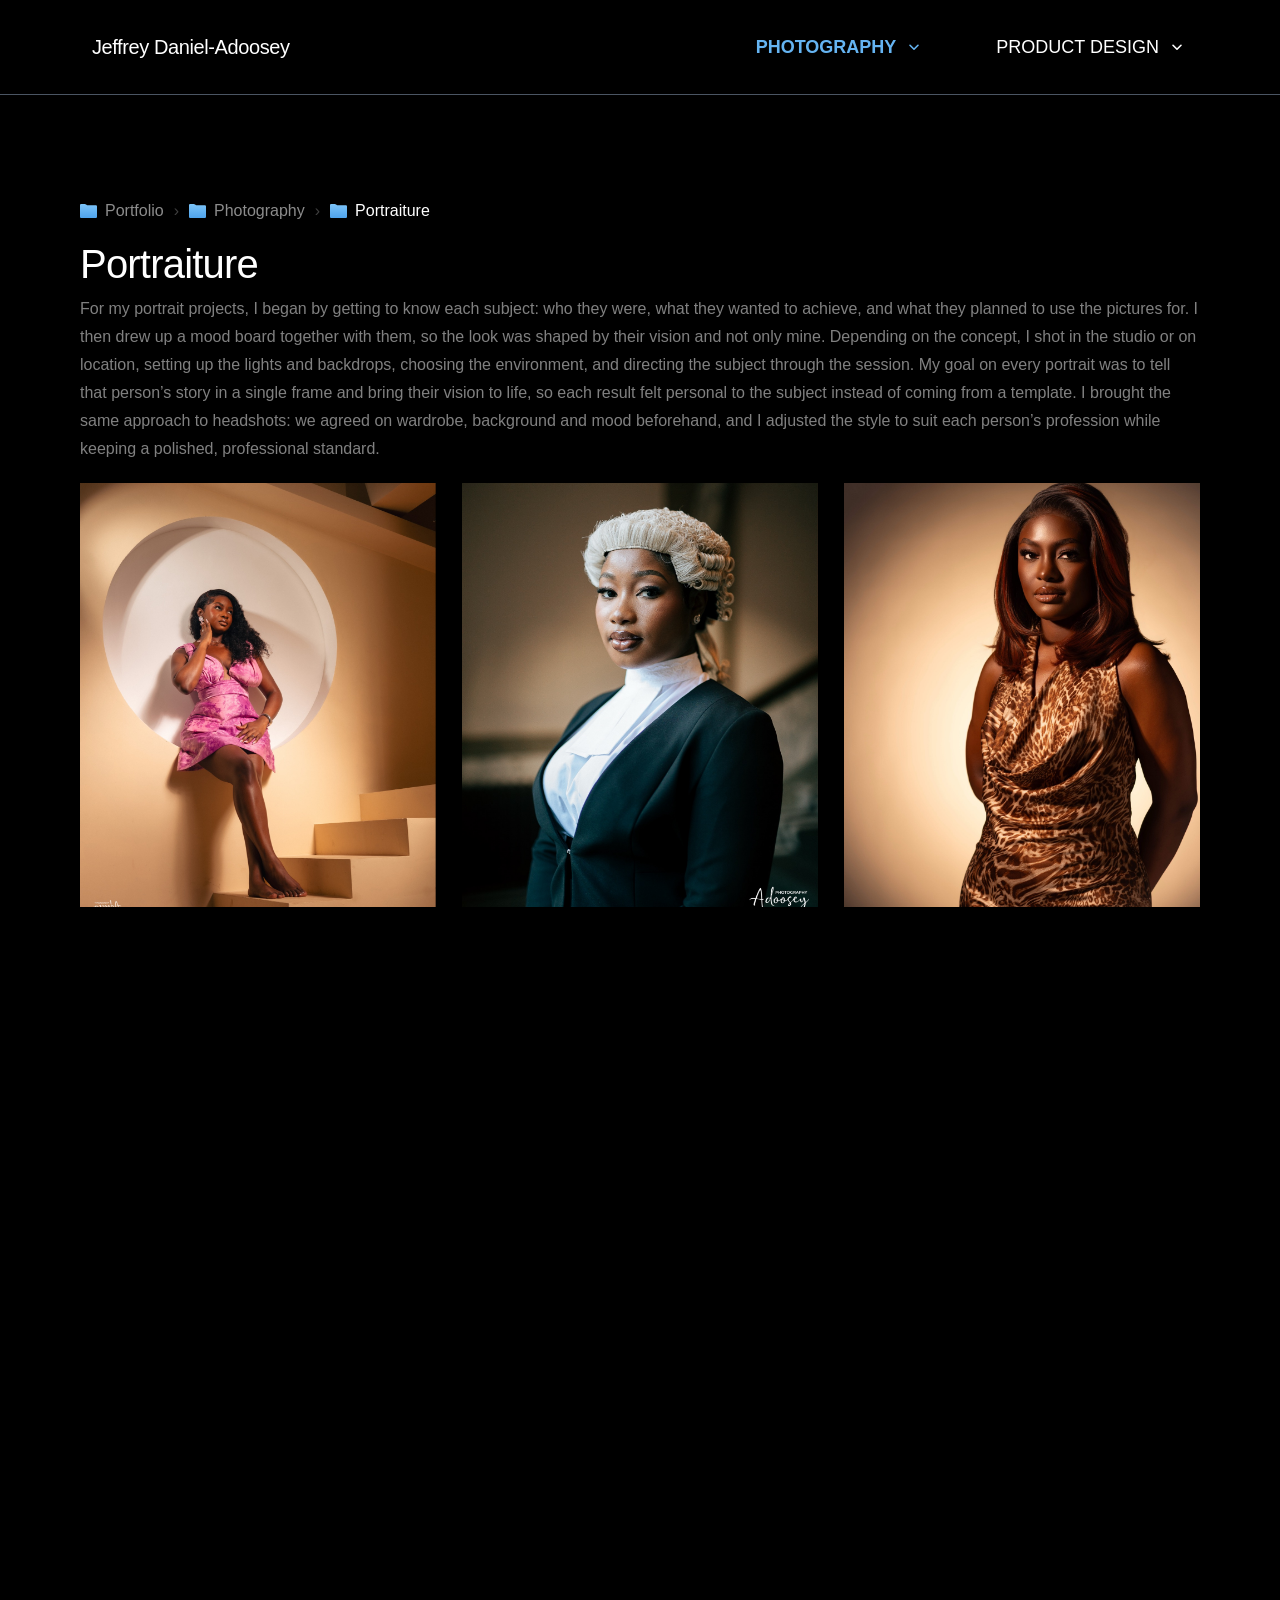
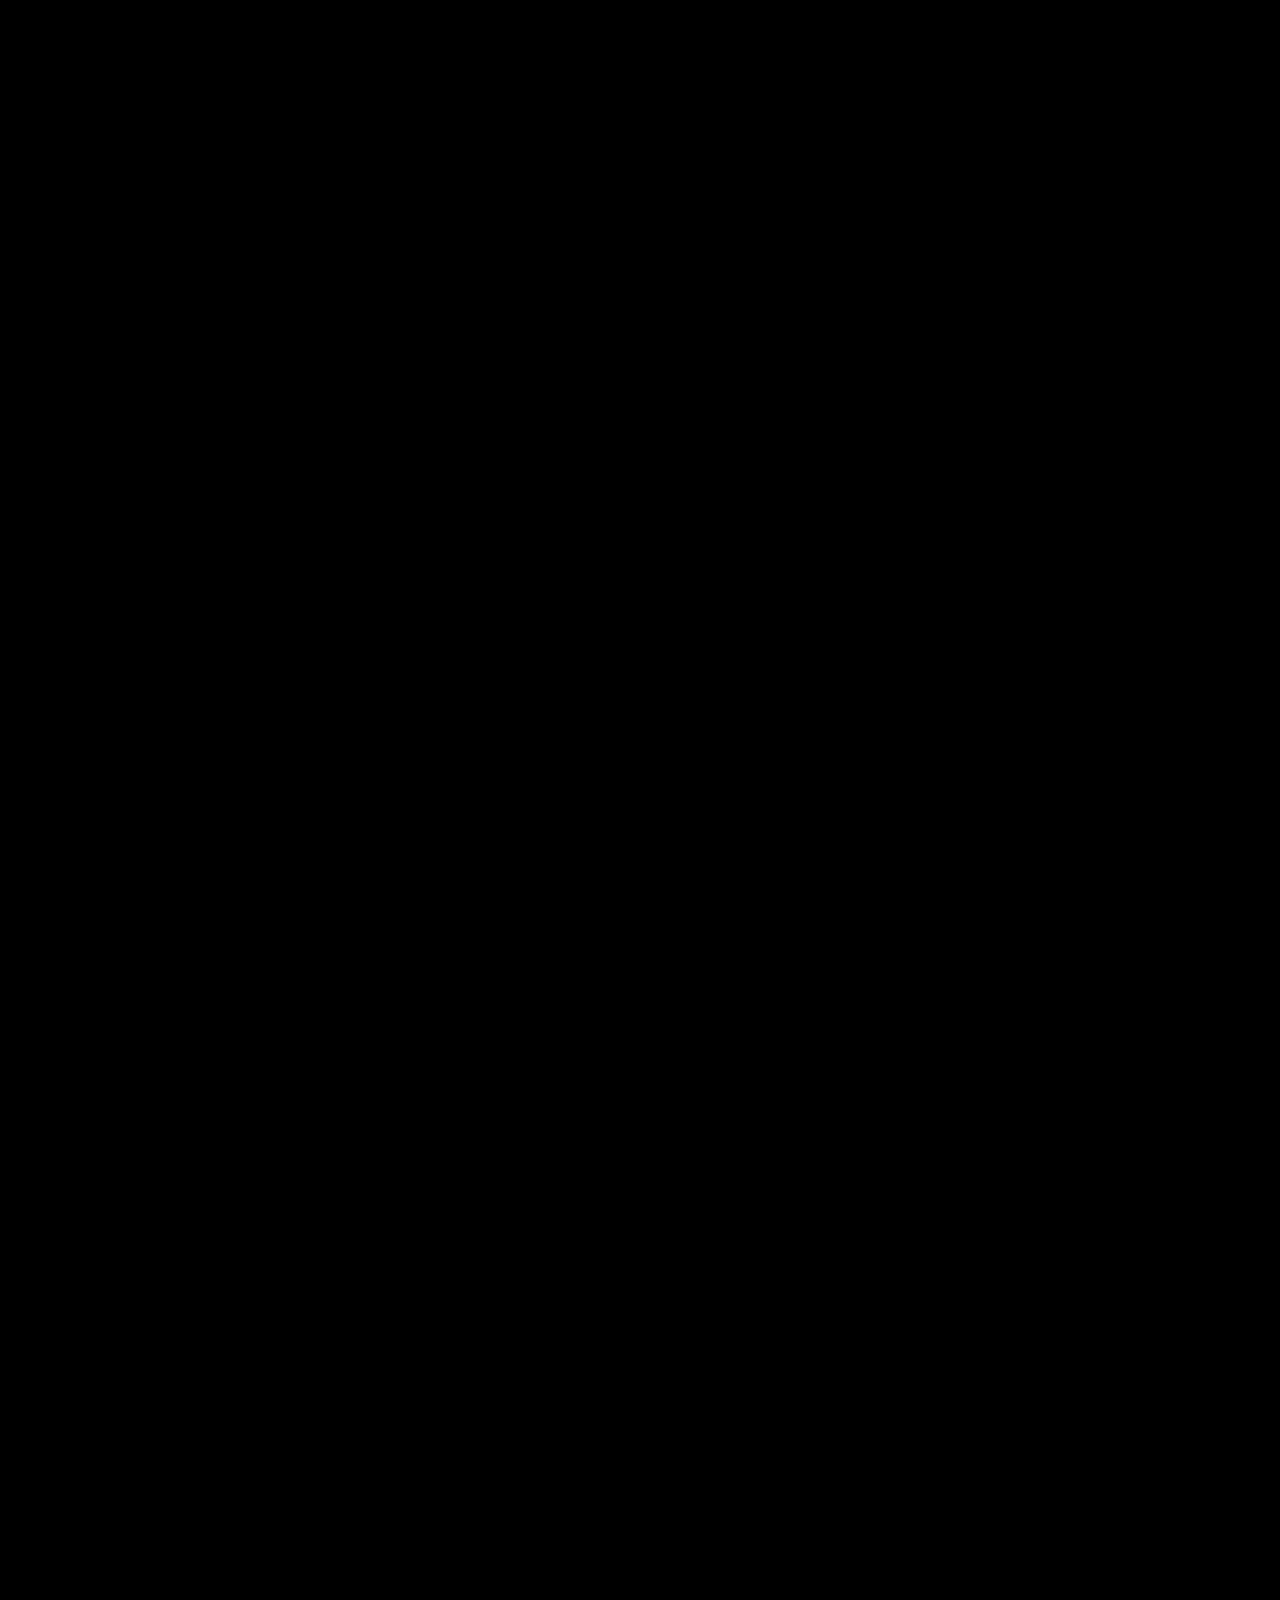
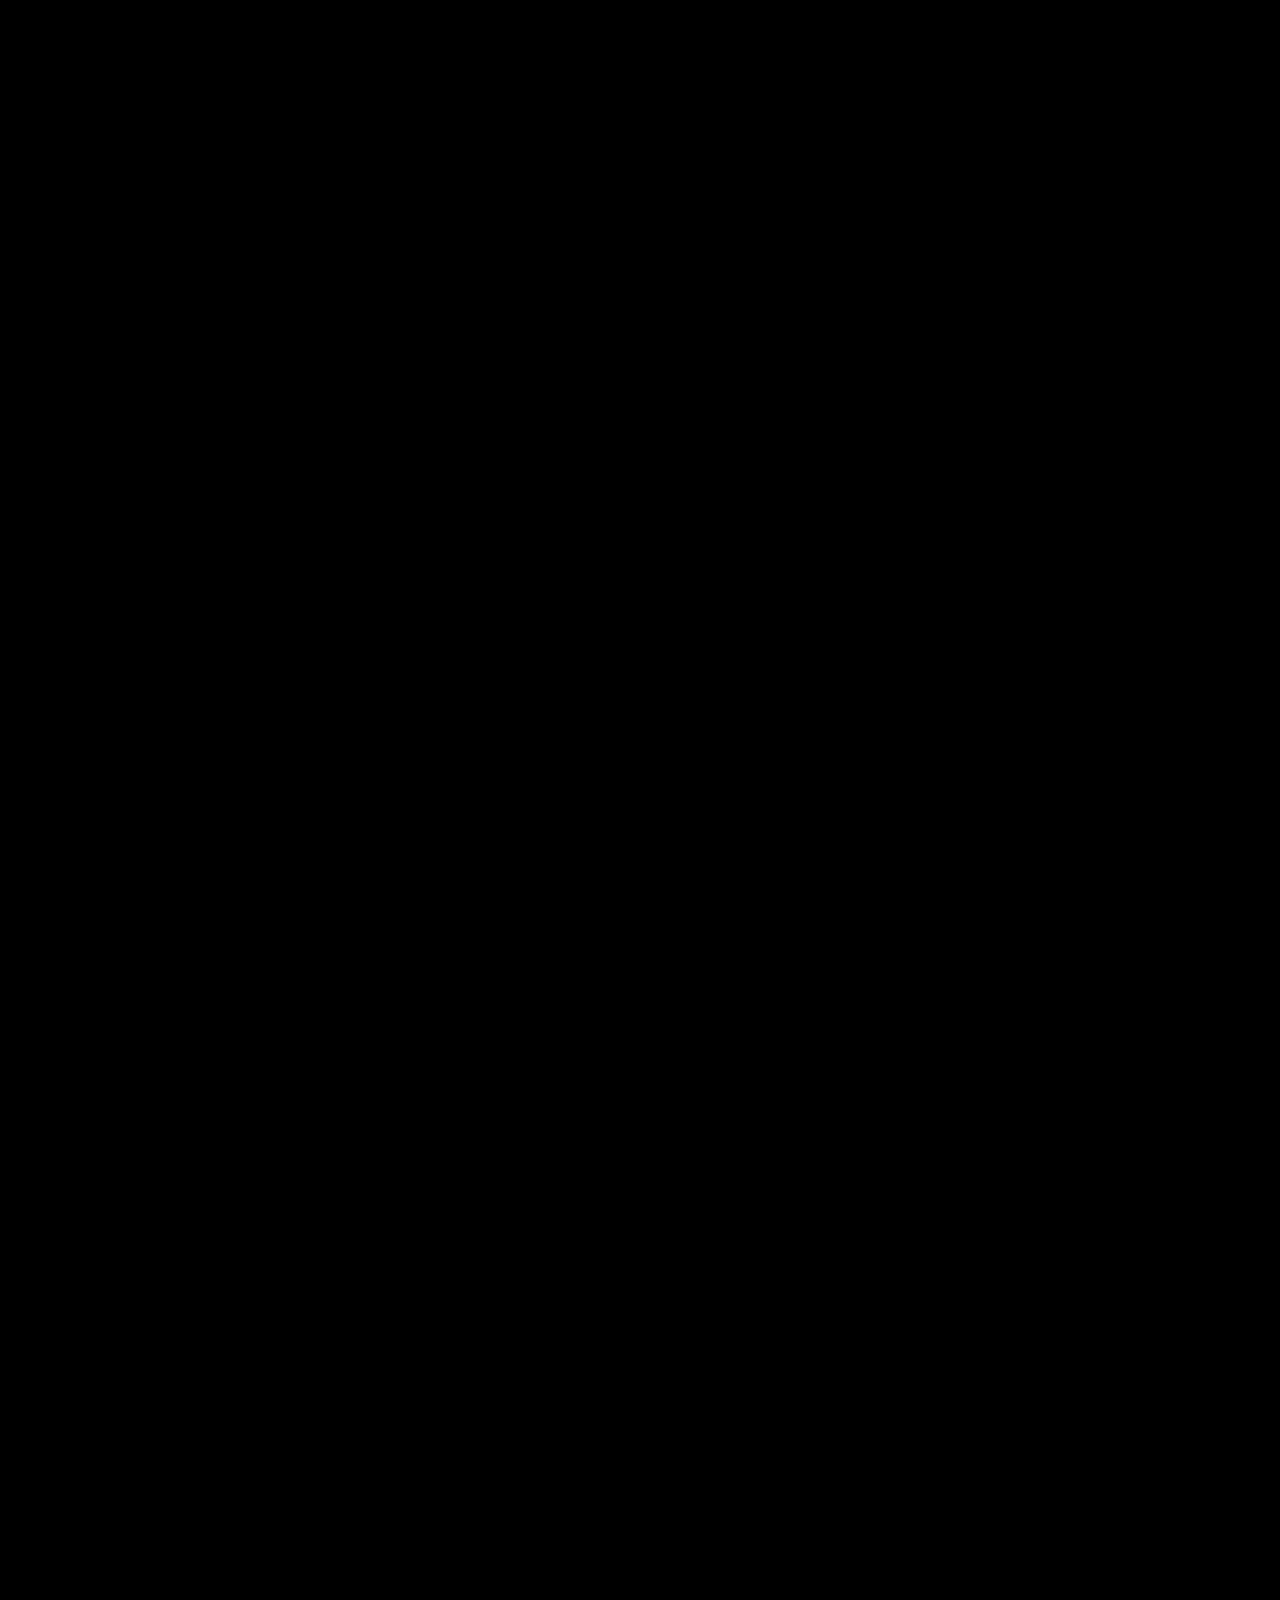
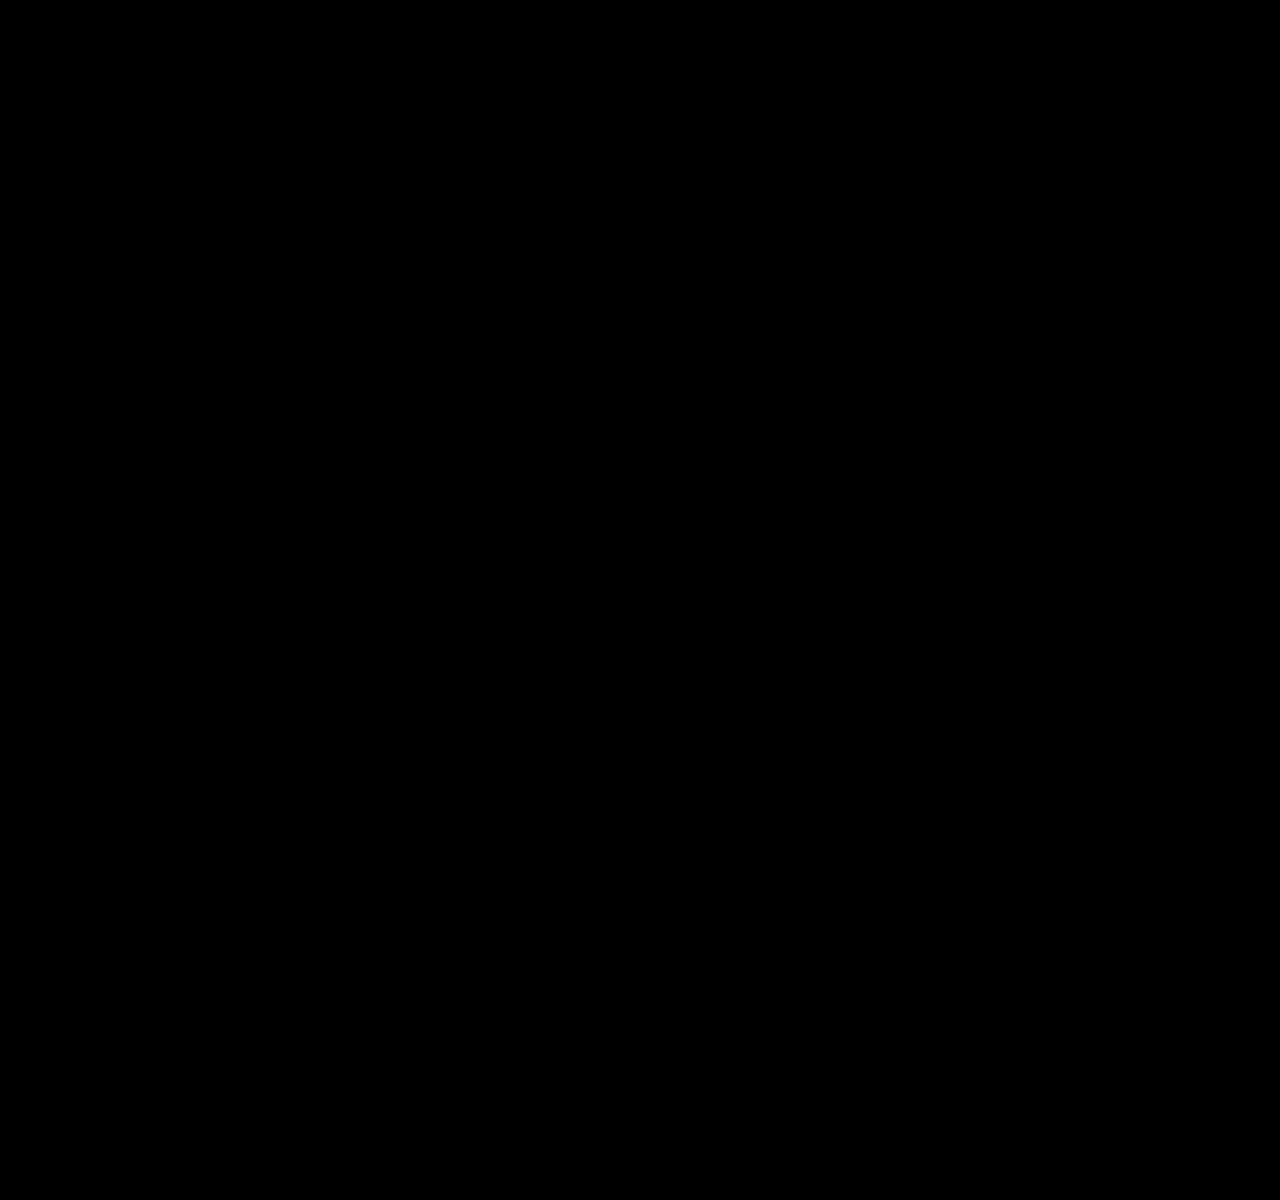
<file: headshots.html>
<!doctype html>
<html lang="en">
<head>
<meta charset="utf-8">
<title>Portraiture — Jeffrey Daniel-Adoosey</title>
<meta http-equiv="refresh" content="0; url=portraiture.html">
<link rel="canonical" href="portraiture.html">
</head>
<body style="background:#000;color:#fff;font-family:-apple-system,system-ui,sans-serif">
<p>Headshots are now part of <a href="portraiture.html" style="color:#65b4f2">Portraiture</a>.</p>
</body>
</html>
</file>
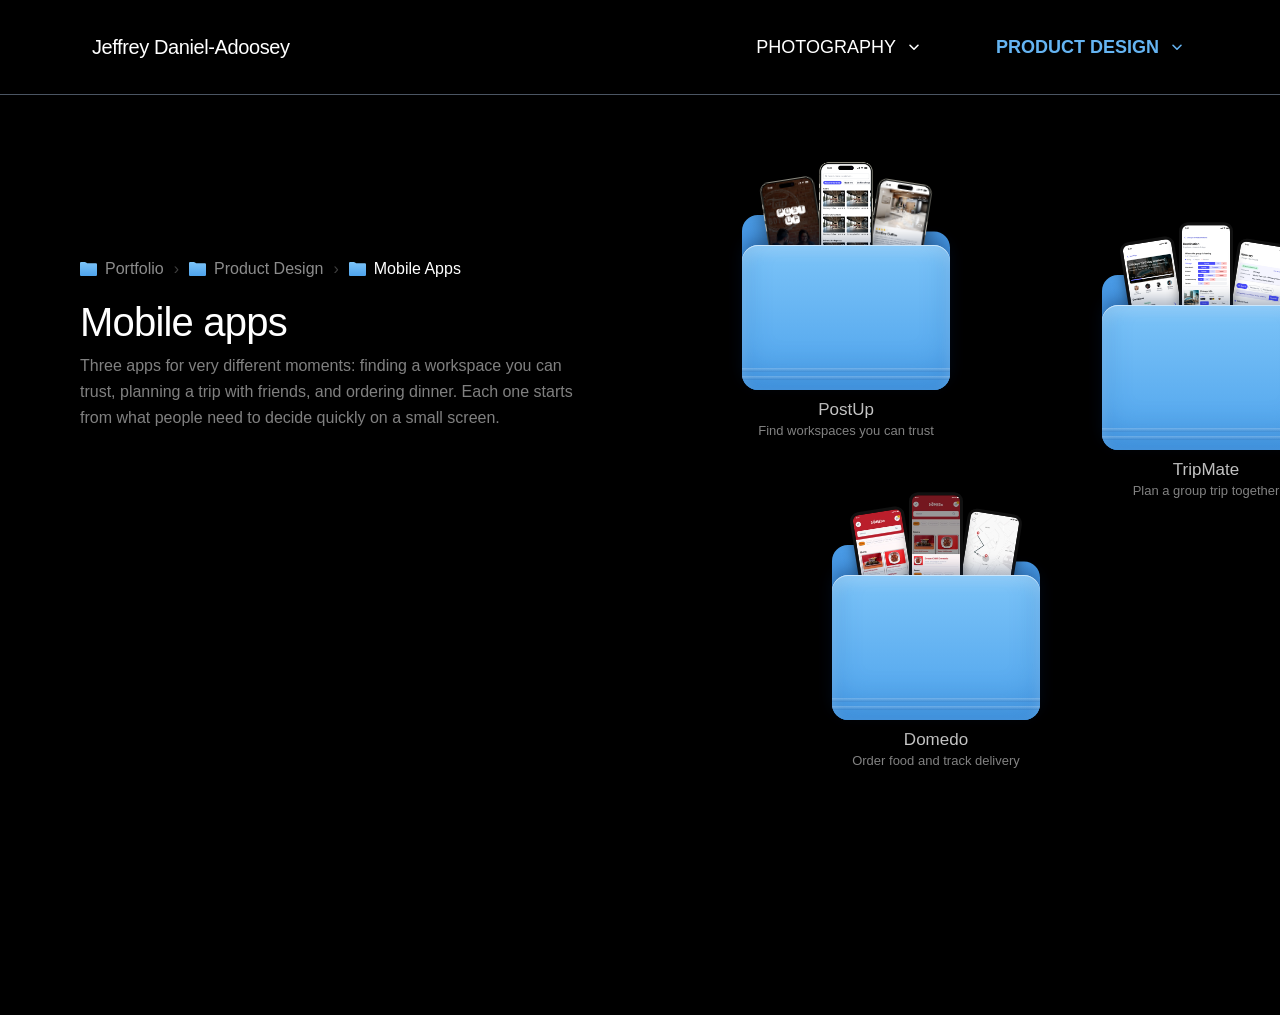
<file: mobile-apps.html>
<!doctype html>
<html lang="en">
<head>
<meta charset="utf-8">
<meta name="viewport" content="width=device-width, initial-scale=1">
<title>Mobile Apps — Jeffrey Daniel-Adoosey</title>
<link rel="stylesheet" href="styles.css">
<link rel="stylesheet" href="v2.css">
<script>document.documentElement.classList.add("js")</script>
<script src="nav.js" defer></script>
<script src="motion.js" defer></script>
</head>
<body>
<header class="site-header">
  <div class="container">
    <a class="logo" href="index.html">Jeffrey Daniel-Adoosey</a>
    <nav class="nav" aria-label="Main">
      <div class="nav-item"><a class="nav-link" href="photography.html">Photography</a><button class="nav-toggle" type="button" aria-expanded="false" aria-controls="menu-0" aria-label="Show Photography pages"><svg viewBox="0 0 14 14" aria-hidden="true" fill="none" stroke="currentColor" stroke-width="1.6" stroke-linecap="round" stroke-linejoin="round"><path d="M3 5.25 7 9.25l4-4"/></svg></button><div class="dropdown" id="menu-0"><a href="photography.html">All Work</a><a href="weddings.html">Weddings</a><a href="commercial.html">Commercial</a><a href="portraiture.html">Portraiture</a></div></div>
      <div class="nav-item is-section"><a class="nav-link" href="product-design.html">Product Design</a><button class="nav-toggle" type="button" aria-expanded="false" aria-controls="menu-1" aria-label="Show Product Design pages"><svg viewBox="0 0 14 14" aria-hidden="true" fill="none" stroke="currentColor" stroke-width="1.6" stroke-linecap="round" stroke-linejoin="round"><path d="M3 5.25 7 9.25l4-4"/></svg></button><div class="dropdown" id="menu-1"><a href="product-design.html">All Work</a><a href="oryx.html">Oryx ERP</a><a href="brainwave.html">Brainwave</a><a href="mobile-apps.html" aria-current="page">Mobile Apps</a><a href="websites.html">Websites</a></div></div>
    </nav>
  </div>
</header>
<main class="container v2-section">
  <section class="page-intro">
    <nav class="pathbar" aria-label="You are here"><a href="index.html"><i class="mini-folder" aria-hidden="true"></i>Portfolio</a><span class="sep" aria-hidden="true">›</span><a href="product-design.html"><i class="mini-folder" aria-hidden="true"></i>Product Design</a><span class="sep" aria-hidden="true">›</span><span aria-current="page"><i class="mini-folder" aria-hidden="true"></i>Mobile Apps</span></nav>
    <h1 class="page-title serif-italic">Mobile apps</h1>
    <p class="body-text">Three apps for very different moments: finding a workspace you can trust, planning a trip with friends, and ordering dinner. Each one starts from what people need to decide quickly on a small screen.</p>
  </section>
  <nav class="sec-desktop" aria-label="Mobile app folders">
    <a class="folder lf-product lf-phones" href="postup.html" style="--x:70px;--y:0px"><span class="pfolder lf"><span class="pf-back"></span><span class="lf-items"><img class="lf-item i1" src="assets/v2/thumbs/postup-landing.png" alt="" loading="lazy"><img class="lf-item i2" src="assets/v2/thumbs/postup-home.png" alt="" loading="lazy"><img class="lf-item i3" src="assets/v2/thumbs/postup-detail.png" alt="" loading="lazy"></span><span class="pf-front lf-front"></span></span><span class="folder-label serif-italic">PostUp</span><span class="pf-meta">Find workspaces you can trust</span></a>
    <a class="folder lf-product lf-phones lf-rawphones" href="tripmate.html" style="--x:430px;--y:60px"><span class="pfolder lf"><span class="pf-back"></span><span class="lf-items"><img class="lf-item i1" src="assets/v2/thumbs/tripmate-decide.png" alt="" loading="lazy"><img class="lf-item i2" src="assets/v2/thumbs/tripmate-destination.png" alt="" loading="lazy"><img class="lf-item i3" src="assets/v2/thumbs/tripmate-plan.png" alt="" loading="lazy"></span><span class="pf-front lf-front"></span></span><span class="folder-label serif-italic">TripMate</span><span class="pf-meta">Plan a group trip together</span></a>
    <a class="folder lf-product lf-phones lf-rawphones" href="domedo.html" style="--x:160px;--y:330px"><span class="pfolder lf"><span class="pf-back"></span><span class="lf-items"><img class="lf-item i1" src="assets/v2/thumbs/domedo-discover.jpg" alt="" loading="lazy"><img class="lf-item i2" src="assets/v2/thumbs/domedo-product.jpg" alt="" loading="lazy"><img class="lf-item i3" src="assets/v2/thumbs/domedo-tracking.jpg" alt="" loading="lazy"></span><span class="pf-front lf-front"></span></span><span class="folder-label serif-italic">Domedo</span><span class="pf-meta">Order food and track delivery</span></a>
  </nav>
</main>
<script src="v2.js" defer></script>
</body>
</html>
</file>
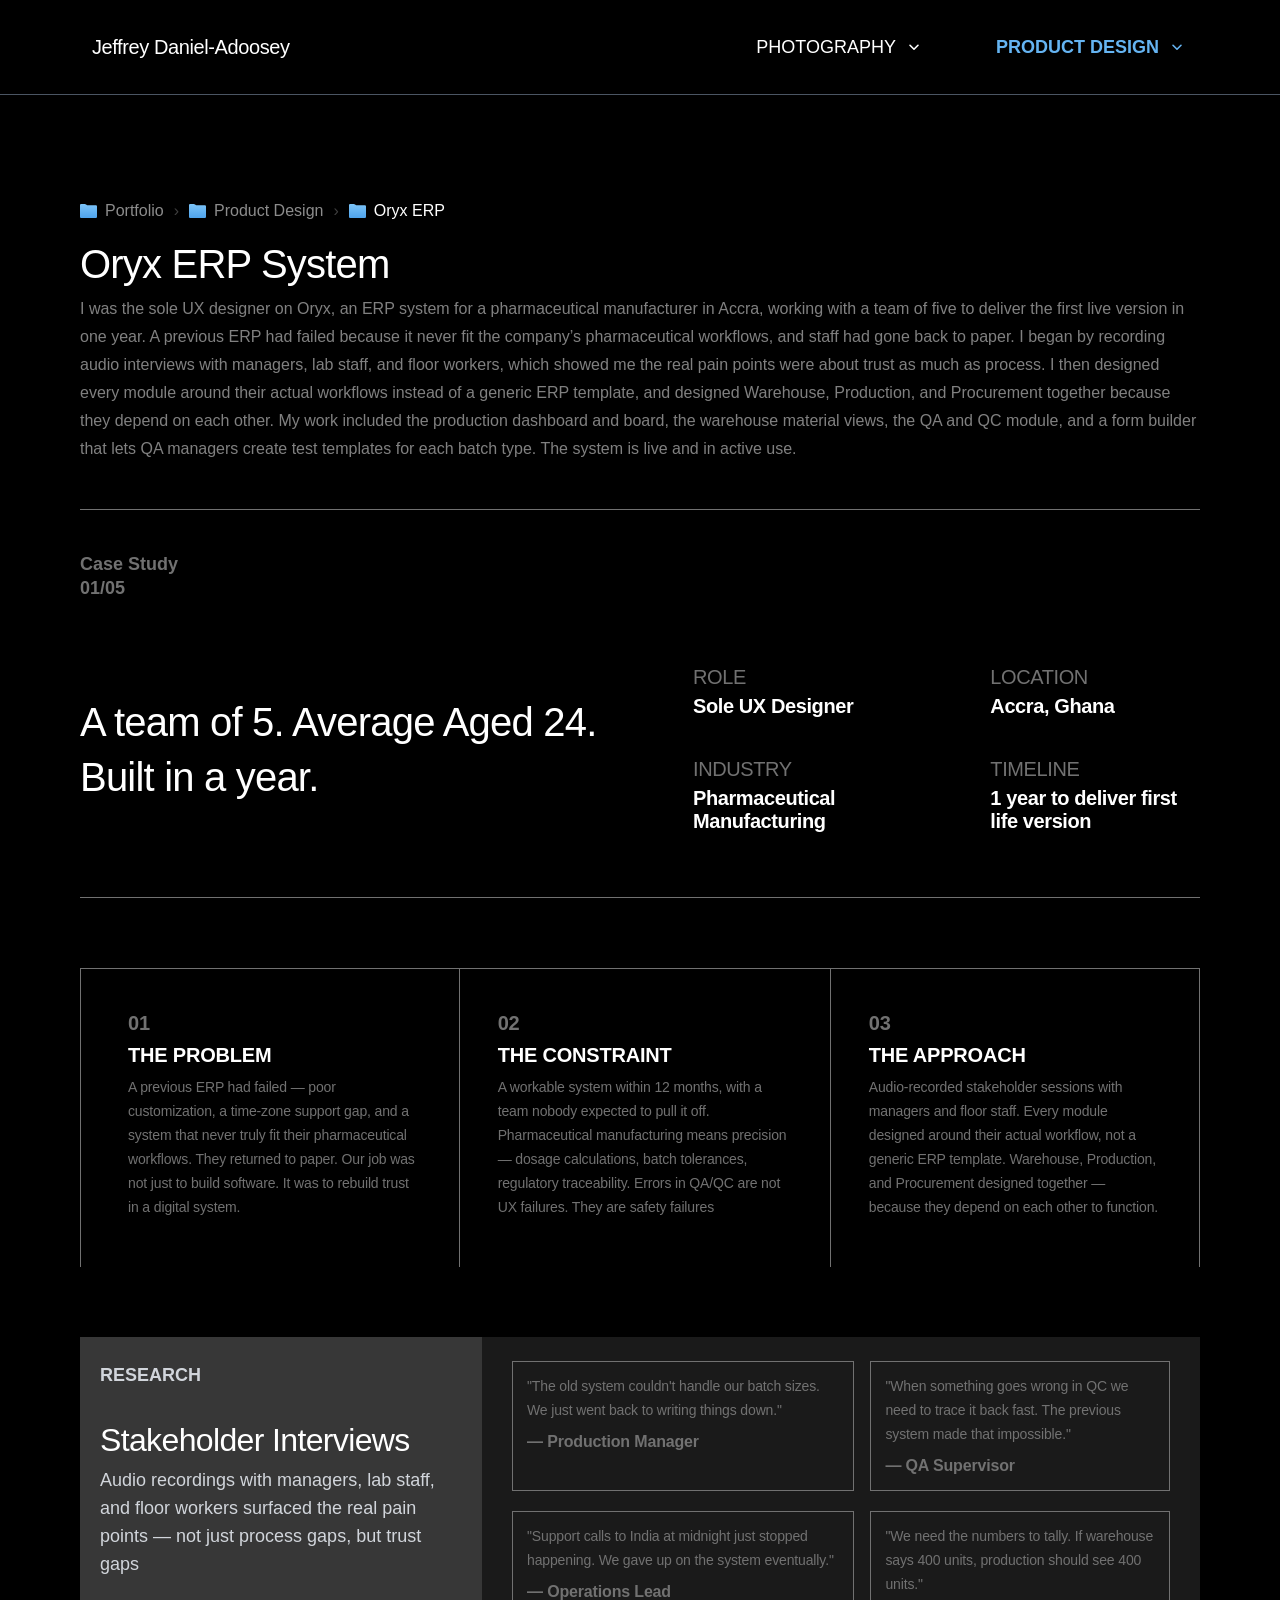
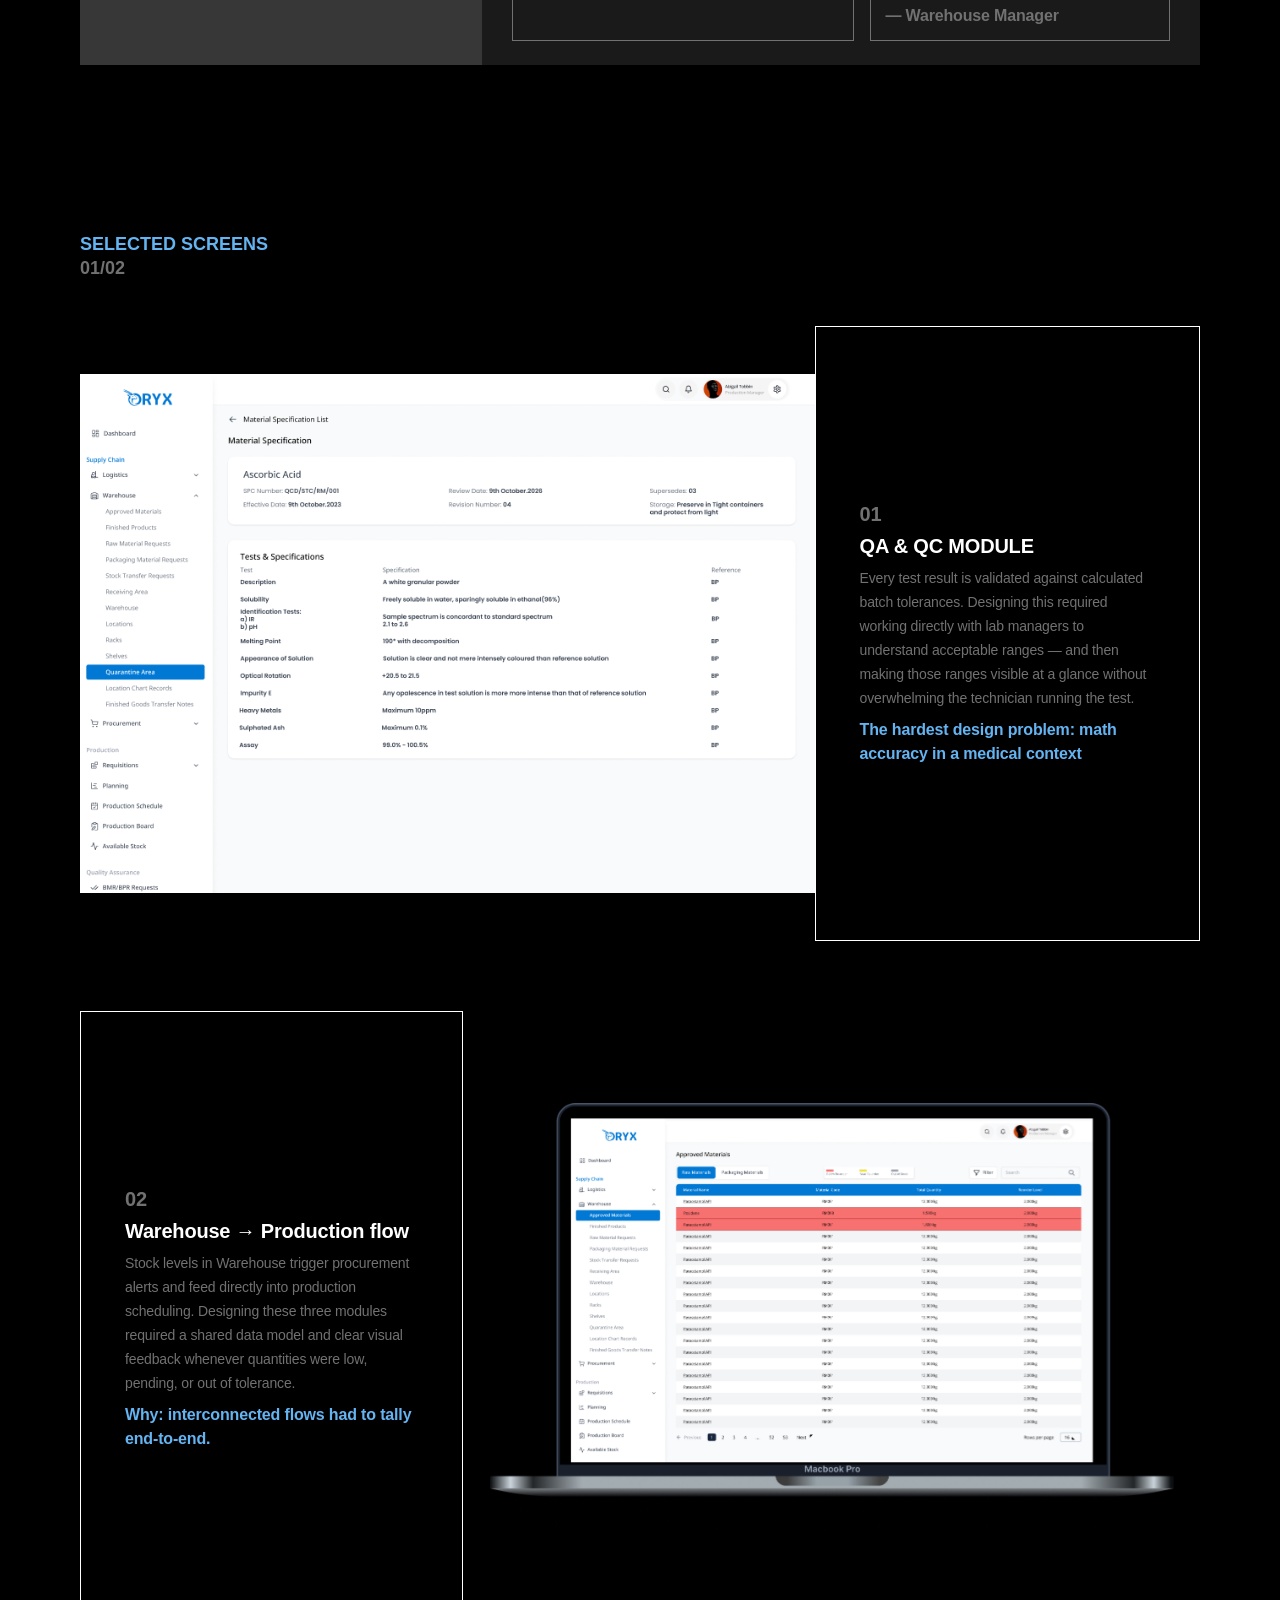
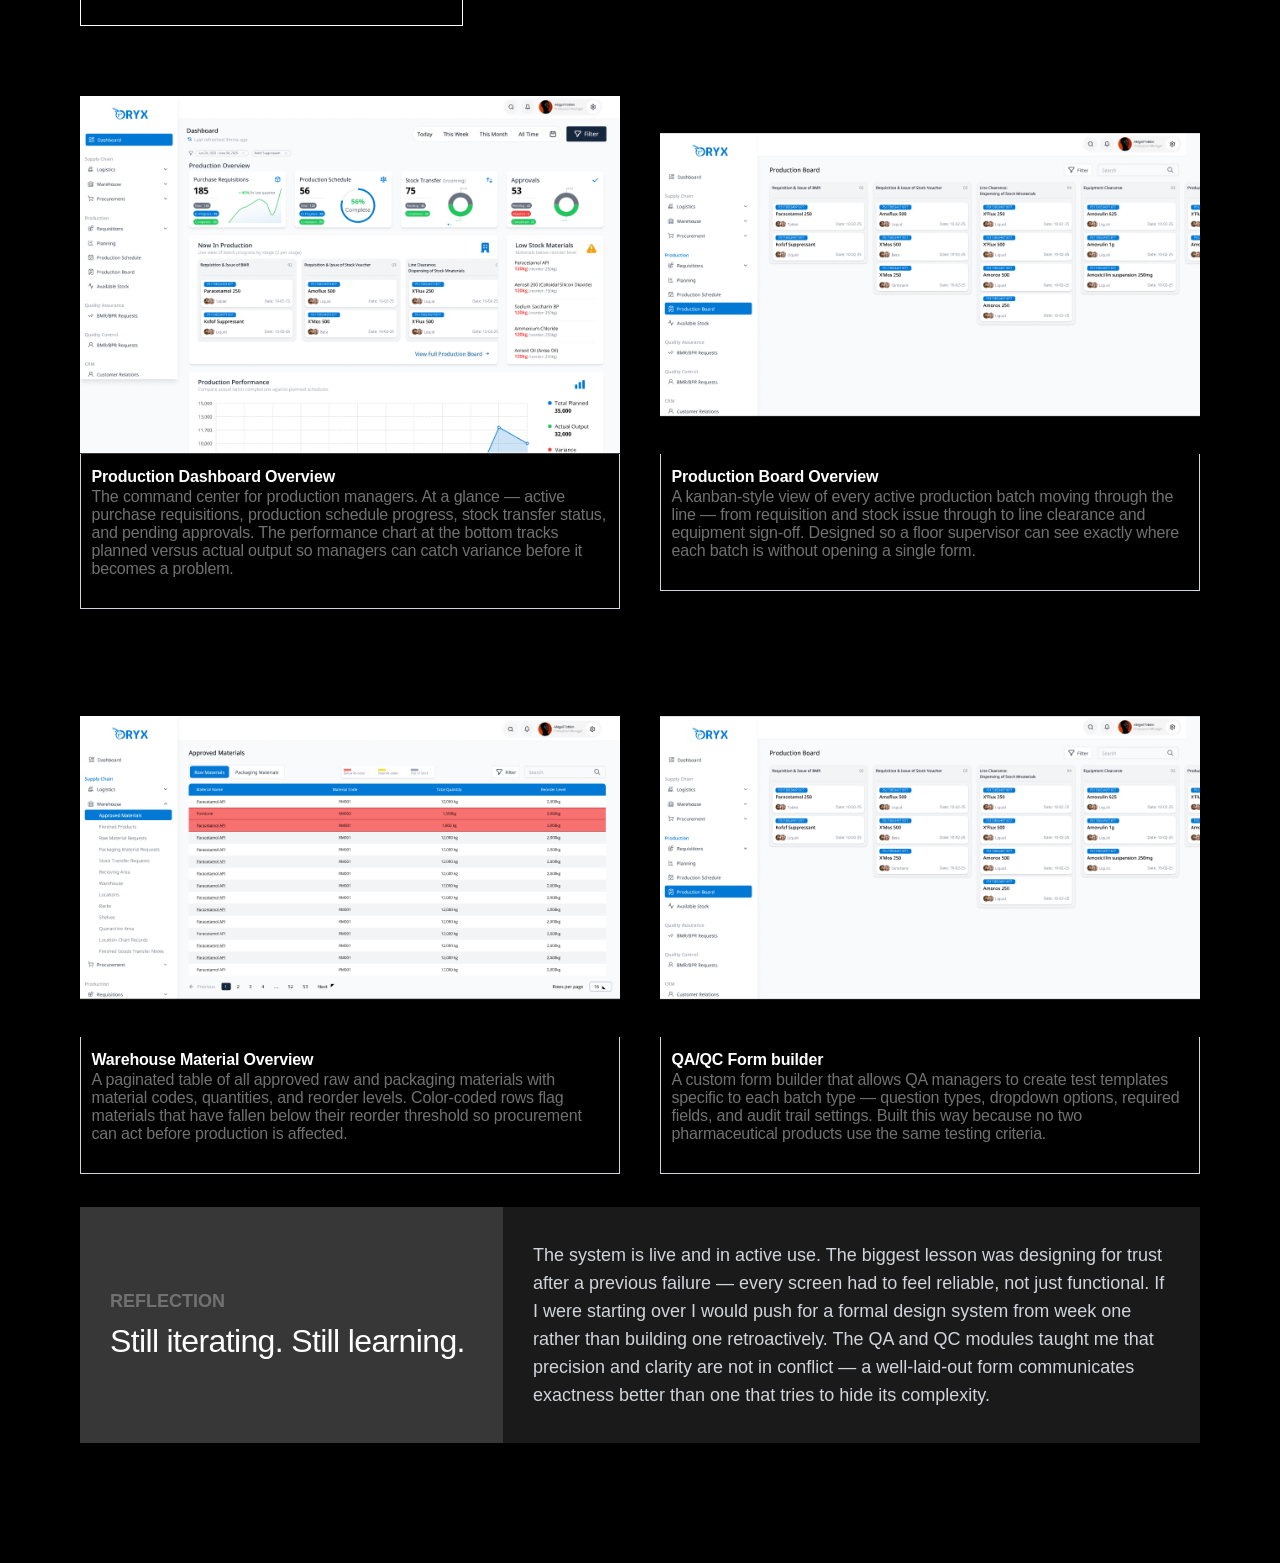
<file: oryx.html>
<!doctype html>
<html lang="en">
<head>
<meta charset="utf-8">
<meta name="viewport" content="width=device-width, initial-scale=1">
<title>Oryx ERP System — Jeffrey Daniel-Adoosey</title>
<link rel="stylesheet" href="styles.css">
<link rel="stylesheet" href="v2.css">
<script>document.documentElement.classList.add("js")</script>
<script src="nav.js" defer></script>
<script src="motion.js" defer></script>
</head>
<body>
<header class="site-header">
  <div class="container">
    <a class="logo" href="index.html">Jeffrey Daniel-Adoosey</a>
    <nav class="nav" aria-label="Main">
      <div class="nav-item"><a class="nav-link" href="photography.html">Photography</a><button class="nav-toggle" type="button" aria-expanded="false" aria-controls="menu-0" aria-label="Show Photography pages"><svg viewBox="0 0 14 14" aria-hidden="true" fill="none" stroke="currentColor" stroke-width="1.6" stroke-linecap="round" stroke-linejoin="round"><path d="M3 5.25 7 9.25l4-4"/></svg></button><div class="dropdown" id="menu-0"><a href="photography.html">All Work</a><a href="weddings.html">Weddings</a><a href="commercial.html">Commercial</a><a href="portraiture.html">Portraiture</a></div></div>
      <div class="nav-item is-section"><a class="nav-link" href="product-design.html">Product Design</a><button class="nav-toggle" type="button" aria-expanded="false" aria-controls="menu-1" aria-label="Show Product Design pages"><svg viewBox="0 0 14 14" aria-hidden="true" fill="none" stroke="currentColor" stroke-width="1.6" stroke-linecap="round" stroke-linejoin="round"><path d="M3 5.25 7 9.25l4-4"/></svg></button><div class="dropdown" id="menu-1"><a href="product-design.html">All Work</a><a href="oryx.html" aria-current="page">Oryx ERP</a><a href="brainwave.html">Brainwave</a><a href="mobile-apps.html">Mobile Apps</a><a href="websites.html">Websites</a></div></div>
    </nav>
  </div>
</header>
<main class="container cs">
  <section class="page-intro">
    <nav class="pathbar" aria-label="You are here"><a href="index.html"><i class="mini-folder" aria-hidden="true"></i>Portfolio</a><span class="sep" aria-hidden="true">›</span><a href="product-design.html"><i class="mini-folder" aria-hidden="true"></i>Product Design</a><span class="sep" aria-hidden="true">›</span><span aria-current="page"><i class="mini-folder" aria-hidden="true"></i>Oryx ERP</span></nav>
    <h1 class="page-title serif-italic">Oryx ERP System</h1>
    <p class="body-text">I was the sole UX designer on Oryx, an ERP system for a pharmaceutical manufacturer in Accra, working with a team of five to deliver the first live version in one year. A previous ERP had failed because it never fit the company’s pharmaceutical workflows, and staff had gone back to paper. I began by recording audio interviews with managers, lab staff, and floor workers, which showed me the real pain points were about trust as much as process. I then designed every module around their actual workflows instead of a generic ERP template, and designed Warehouse, Production, and Procurement together because they depend on each other. My work included the production dashboard and board, the warehouse material views, the QA and QC module, and a form builder that lets QA managers create test templates for each batch type. The system is live and in active use.</p>
  </section>
  <section class="cs-head">
    <hr class="cs-rule">
    <p class="cs-label">Case Study<span>01/05</span></p>
    <div class="cs-hero-row">
      <h2 class="cs-hero-title serif-italic">A team of 5. Average Aged 24. Built in a year.</h2>
      <dl class="cs-meta"><div><dt>ROLE</dt><dd>Sole UX Designer</dd></div><div><dt>LOCATION</dt><dd>Accra, Ghana</dd></div><div><dt>INDUSTRY</dt><dd>Pharmaceutical Manufacturing</dd></div><div><dt>TIMELINE</dt><dd>1 year to deliver first life version</dd></div></dl>
    </div>
    <hr class="cs-rule">
  </section>
  <section class="cs-pillars">
    <div class="cs-pillar"><p class="num">01</p><h3 class="cs-h3">THE PROBLEM</h3><p class="cs-small">A previous ERP had failed — poor customization, a time-zone support gap, and a system that never truly fit their pharmaceutical workflows. They returned to paper. Our job was not just to build software. It was to rebuild trust in a digital system.</p></div>
    <div class="cs-pillar"><p class="num">02</p><h3 class="cs-h3">THE CONSTRAINT</h3><p class="cs-small">A workable system within 12 months, with a team nobody expected to pull it off. Pharmaceutical manufacturing means precision — dosage calculations, batch tolerances, regulatory traceability. Errors in QA/QC are not UX failures. They are safety failures</p></div>
    <div class="cs-pillar"><p class="num">03</p><h3 class="cs-h3">THE APPROACH</h3><p class="cs-small">Audio-recorded stakeholder sessions with managers and floor staff. Every module designed around their actual workflow, not a generic ERP template. Warehouse, Production, and Procurement designed together — because they depend on each other to function.</p></div>
  </section>
  <section class="cs-split cs-research">
    <div class="left"><p class="cs-label">RESEARCH</p><div><h2 class="cs-split-title serif-italic">Stakeholder Interviews</h2><p class="lead">Audio recordings with managers, lab staff, and floor workers surfaced the real pain points — not just process gaps, but trust gaps</p></div></div>
    <div class="right">
      <blockquote class="quote" style="margin:0"><p>"The old system couldn't handle our batch sizes. We just went back to writing things down."</p><cite>— Production Manager</cite></blockquote>
      <blockquote class="quote" style="margin:0"><p>"When something goes wrong in QC we need to trace it back fast. The previous system made that impossible."</p><cite>— QA Supervisor</cite></blockquote>
      <blockquote class="quote" style="margin:0"><p>"Support calls to India at midnight just stopped happening. We gave up on the system eventually."</p><cite>— Operations Lead</cite></blockquote>
      <blockquote class="quote" style="margin:0"><p>"We need the numbers to tally. If warehouse says 400 units, production should see 400 units."</p><cite>— Warehouse Manager</cite></blockquote>
    </div>
  </section>
  <hr class="cs-rule" style="margin-top:70px">
  <div class="cs-screens-head"><p class="cs-label">SELECTED SCREENS<span>01/02</span></p></div>
  <section class="cs-screens">
    <div class="feature"><div class="shot"><img src="assets/oryx/spec.png" alt="Oryx material specification detail view" loading="lazy"></div><div class="panel"><div><p class="num">01</p><h3 class="cs-h3">QA &amp; QC MODULE</h3><p class="cs-small">Every test result is validated against calculated batch tolerances. Designing this required working directly with lab managers to understand acceptable ranges — and then making those ranges visible at a glance without overwhelming the technician running the test.</p><p class=cs-why>The hardest design problem: math accuracy in a medical context</p></div></div></div>
    <div class="feature flip"><div class="panel"><div><p class="num">02</p><h3 class="cs-h3">Warehouse → Production flow</h3><p class="cs-small">Stock levels in Warehouse trigger procurement alerts and feed directly into production scheduling. Designing these three modules required a shared data model and clear visual feedback whenever quantities were low, pending, or out of tolerance.</p><p class=cs-why>Why: interconnected flows had to tally end-to-end.</p></div></div><div class="shot device"><img src="assets/oryx/macbook.png" alt="Oryx approved materials table on a MacBook" loading="lazy"></div></div>
    <div class="pair"><figure><img src="assets/oryx/dashboard.png" alt="Production Dashboard Overview" loading="lazy"><figcaption class="caption"><b>Production Dashboard Overview</b><span>The command center for production managers. At a glance — active purchase requisitions, production schedule progress, stock transfer status, and pending approvals. The performance chart at the bottom tracks planned versus actual output so managers can catch variance before it becomes a problem.</span></figcaption></figure><figure><img src="assets/oryx/board.png" alt="Production Board Overview" loading="lazy"><figcaption class="caption"><b>Production Board Overview</b><span>A kanban-style view of every active production batch moving through the line — from requisition and stock issue through to line clearance and equipment sign-off. Designed so a floor supervisor can see exactly where each batch is without opening a single form.</span></figcaption></figure></div>
    <div class="pair"><figure><img src="assets/oryx/materials.png" alt="Warehouse Material Overview" loading="lazy"><figcaption class="caption"><b>Warehouse Material Overview</b><span>A paginated table of all approved raw and packaging materials with material codes, quantities, and reorder levels. Color-coded rows flag materials that have fallen below their reorder threshold so procurement can act before production is affected.</span></figcaption></figure><figure><img src="assets/oryx/formbuilder.png" alt="QA/QC Form builder" loading="lazy"><figcaption class="caption"><b>QA/QC Form builder</b><span>A custom form builder that allows QA managers to create test templates specific to each batch type — question types, dropdown options, required fields, and audit trail settings. Built this way because no two pharmaceutical products use the same testing criteria.</span></figcaption></figure></div>
  </section>
  <section class="cs-split" style="margin-top:33px">
    <div class="left" style="width:423px"><p class="cs-label">REFLECTION</p><h2 class="cs-split-title serif-italic">Still iterating. Still learning.</h2></div>
    <div class="right"><p>The system is live and in active use. The biggest lesson was designing for trust after a previous failure — every screen had to feel reliable, not just functional. If I were starting over I would push for a formal design system from week one rather than building one retroactively. The QA and QC modules taught me that precision and clarity are not in conflict — a well-laid-out form communicates exactness better than one that tries to hide its complexity.</p></div>
  </section>
</main>
<script src="v2.js" defer></script>
</body>
</html>
</file>
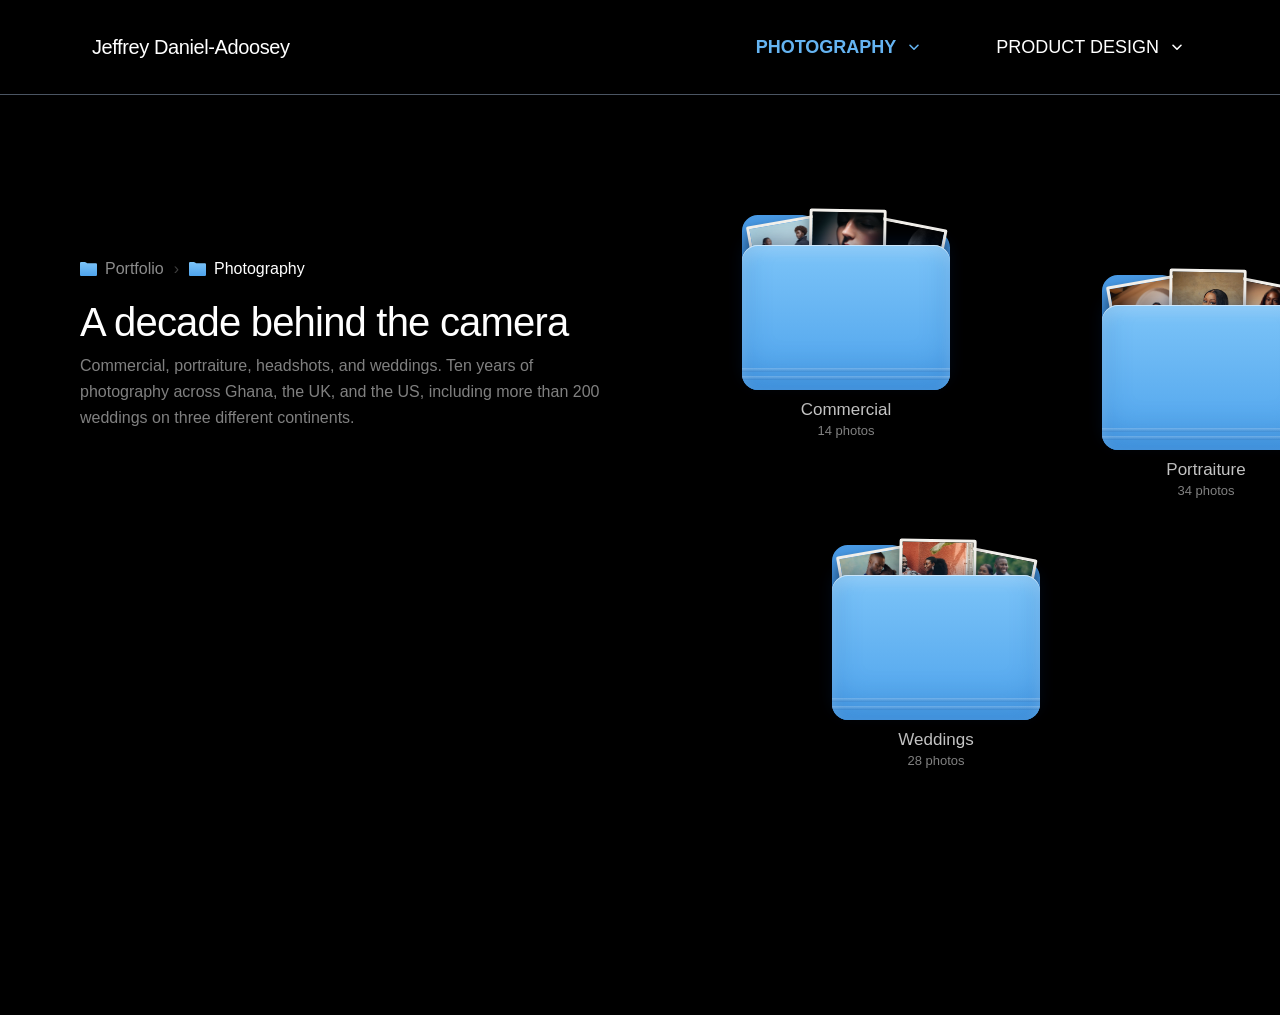
<file: photography.html>
<!doctype html>
<html lang="en">
<head>
<meta charset="utf-8">
<meta name="viewport" content="width=device-width, initial-scale=1">
<title>Photography — Jeffrey Daniel-Adoosey</title>
<link rel="stylesheet" href="styles.css">
<link rel="stylesheet" href="v2.css">
<script>document.documentElement.classList.add("js")</script>
<script src="nav.js" defer></script>
<script src="motion.js" defer></script>
</head>
<body>
<header class="site-header">
  <div class="container">
    <a class="logo" href="index.html">Jeffrey Daniel-Adoosey</a>
    <nav class="nav" aria-label="Main">
      <div class="nav-item is-section"><a class="nav-link" href="photography.html">Photography</a><button class="nav-toggle" type="button" aria-expanded="false" aria-controls="menu-0" aria-label="Show Photography pages"><svg viewBox="0 0 14 14" aria-hidden="true" fill="none" stroke="currentColor" stroke-width="1.6" stroke-linecap="round" stroke-linejoin="round"><path d="M3 5.25 7 9.25l4-4"/></svg></button><div class="dropdown" id="menu-0"><a href="photography.html" aria-current="page">All Work</a><a href="weddings.html">Weddings</a><a href="commercial.html">Commercial</a><a href="portraiture.html">Portraiture</a></div></div>
      <div class="nav-item"><a class="nav-link" href="product-design.html">Product Design</a><button class="nav-toggle" type="button" aria-expanded="false" aria-controls="menu-1" aria-label="Show Product Design pages"><svg viewBox="0 0 14 14" aria-hidden="true" fill="none" stroke="currentColor" stroke-width="1.6" stroke-linecap="round" stroke-linejoin="round"><path d="M3 5.25 7 9.25l4-4"/></svg></button><div class="dropdown" id="menu-1"><a href="product-design.html">All Work</a><a href="oryx.html">Oryx ERP</a><a href="brainwave.html">Brainwave</a><a href="mobile-apps.html">Mobile Apps</a><a href="websites.html">Websites</a></div></div>
    </nav>
  </div>
</header>
<main class="container v2-section">
  <section class="page-intro">
    <nav class="pathbar" aria-label="You are here"><a href="index.html"><i class="mini-folder" aria-hidden="true"></i>Portfolio</a><span class="sep" aria-hidden="true">›</span><span aria-current="page"><i class="mini-folder" aria-hidden="true"></i>Photography</span></nav>
    <h1 class="page-title serif-italic">A decade behind the camera</h1>
    <p class="body-text">Commercial, portraiture, headshots, and weddings. Ten years of photography across Ghana, the UK, and the US, including more than 200 weddings on three different continents.</p>
  </section>
  <nav class="sec-desktop" aria-label="Photography folders">
    <a class="folder lf-photo" href="commercial.html" style="--x:70px;--y:0px"><span class="pfolder lf"><span class="pf-back"></span><span class="lf-items"><img class="lf-item i1" src="assets/v2/thumbs/commercial-01.jpg" alt="" loading="lazy"><img class="lf-item i2" src="assets/v2/thumbs/commercial-02.jpg" alt="" loading="lazy"><img class="lf-item i3" src="assets/v2/thumbs/commercial-03.jpg" alt="" loading="lazy"></span><span class="pf-front lf-front"></span></span><span class="folder-label serif-italic">Commercial</span><span class="pf-meta">14 photos</span></a>
    <a class="folder lf-photo" href="portraiture.html" style="--x:430px;--y:60px"><span class="pfolder lf"><span class="pf-back"></span><span class="lf-items"><img class="lf-item i1" src="assets/v2/thumbs/portraiture-01.jpg" alt="" loading="lazy"><img class="lf-item i2" src="assets/v2/thumbs/headshots-01.jpg" alt="" loading="lazy"><img class="lf-item i3" src="assets/v2/thumbs/portraiture-03.jpg" alt="" loading="lazy"></span><span class="pf-front lf-front"></span></span><span class="folder-label serif-italic">Portraiture</span><span class="pf-meta">34 photos</span></a>
    <a class="folder lf-photo" href="weddings.html" style="--x:160px;--y:330px"><span class="pfolder lf"><span class="pf-back"></span><span class="lf-items"><img class="lf-item i1" src="assets/v2/thumbs/weddings-01.jpg" alt="" loading="lazy"><img class="lf-item i2" src="assets/v2/thumbs/weddings-02.jpg" alt="" loading="lazy"><img class="lf-item i3" src="assets/v2/thumbs/weddings-03.jpg" alt="" loading="lazy"></span><span class="pf-front lf-front"></span></span><span class="folder-label serif-italic">Weddings</span><span class="pf-meta">28 photos</span></a>
  </nav>
</main>
<script src="v2.js" defer></script>
</body>
</html>
</file>
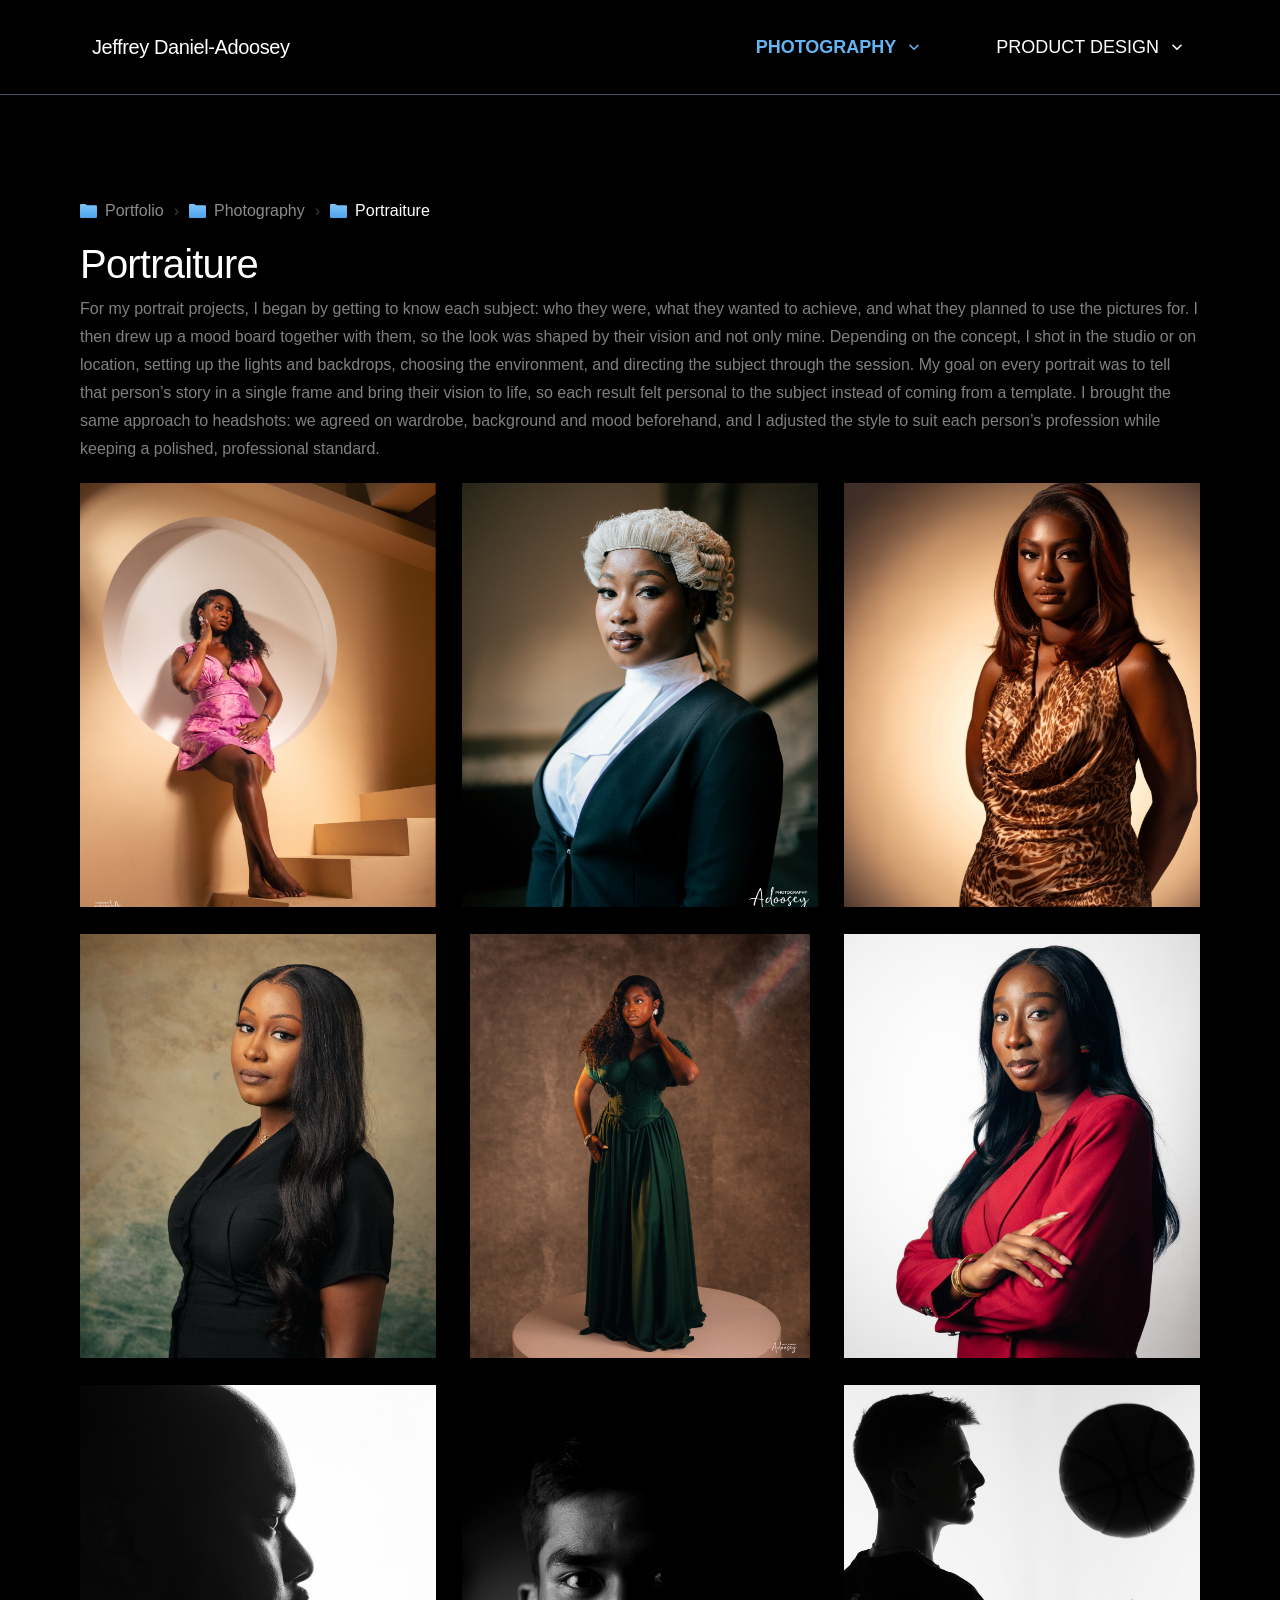
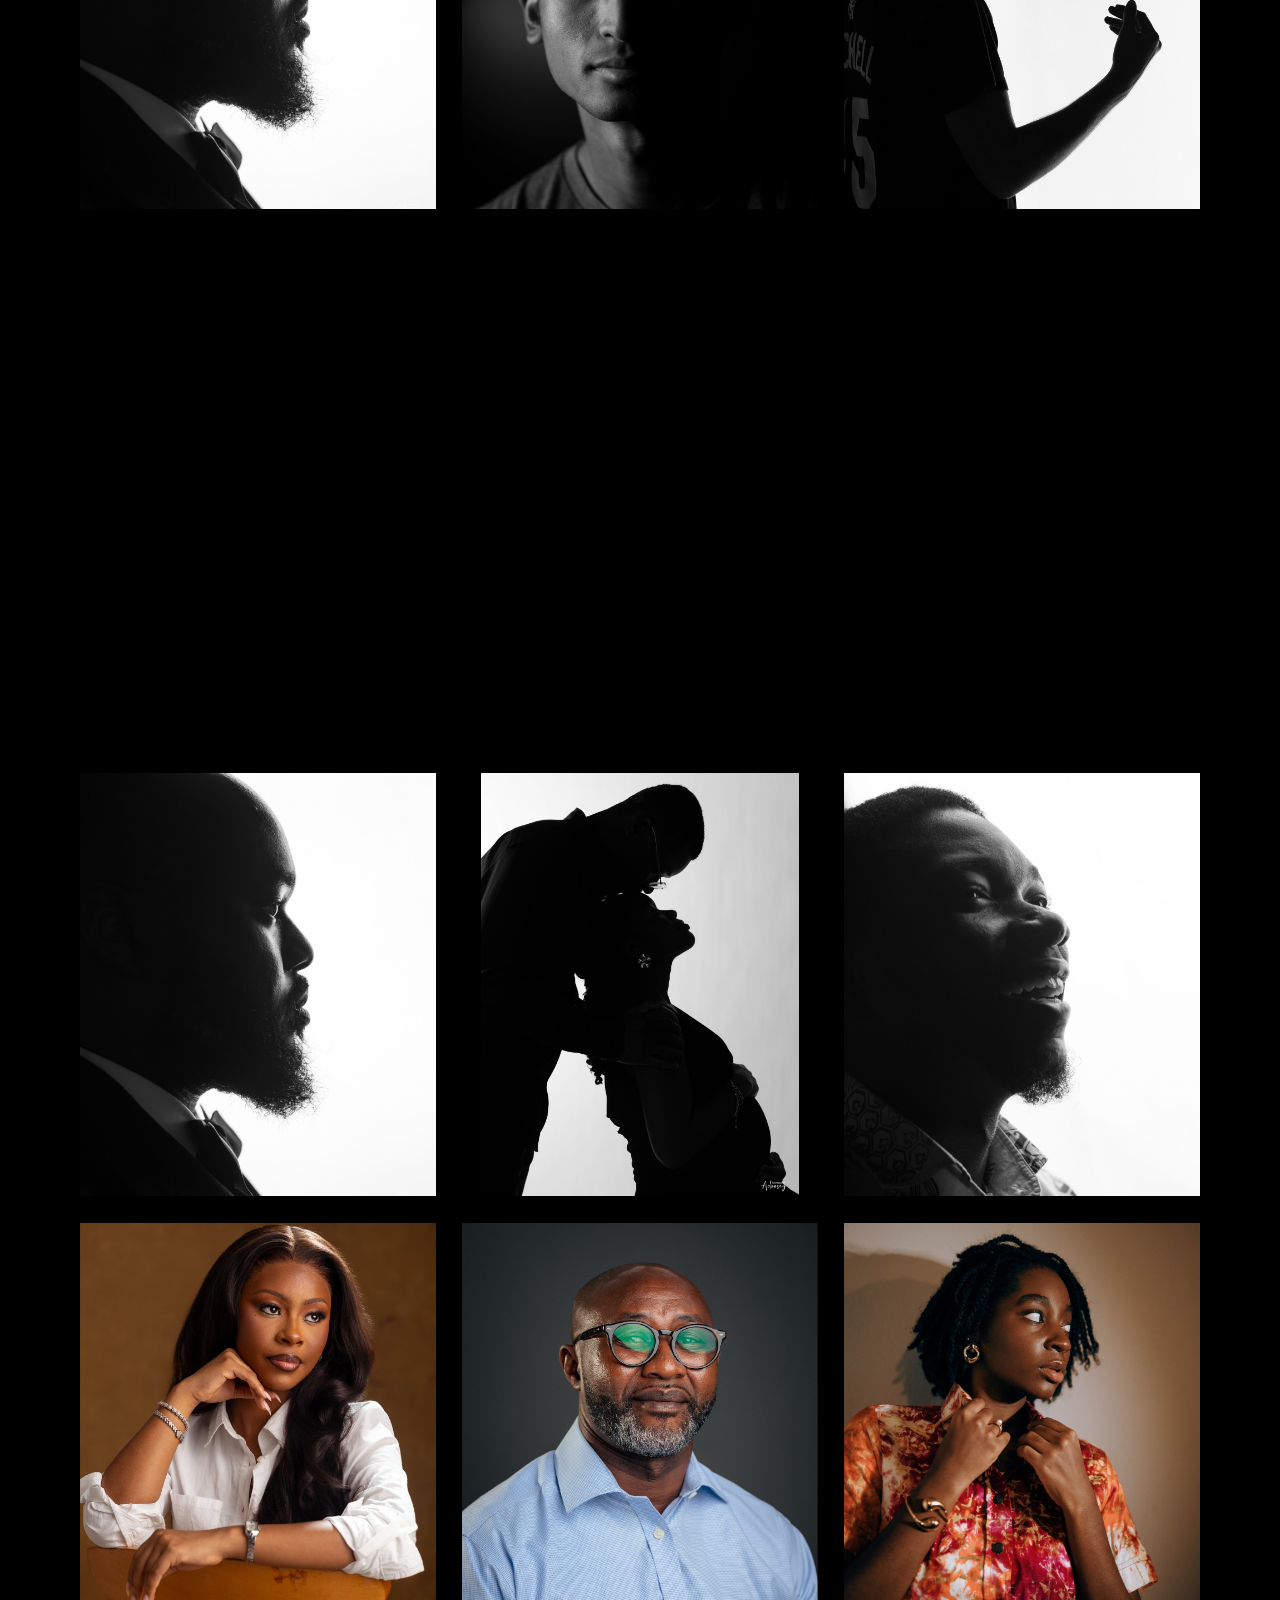
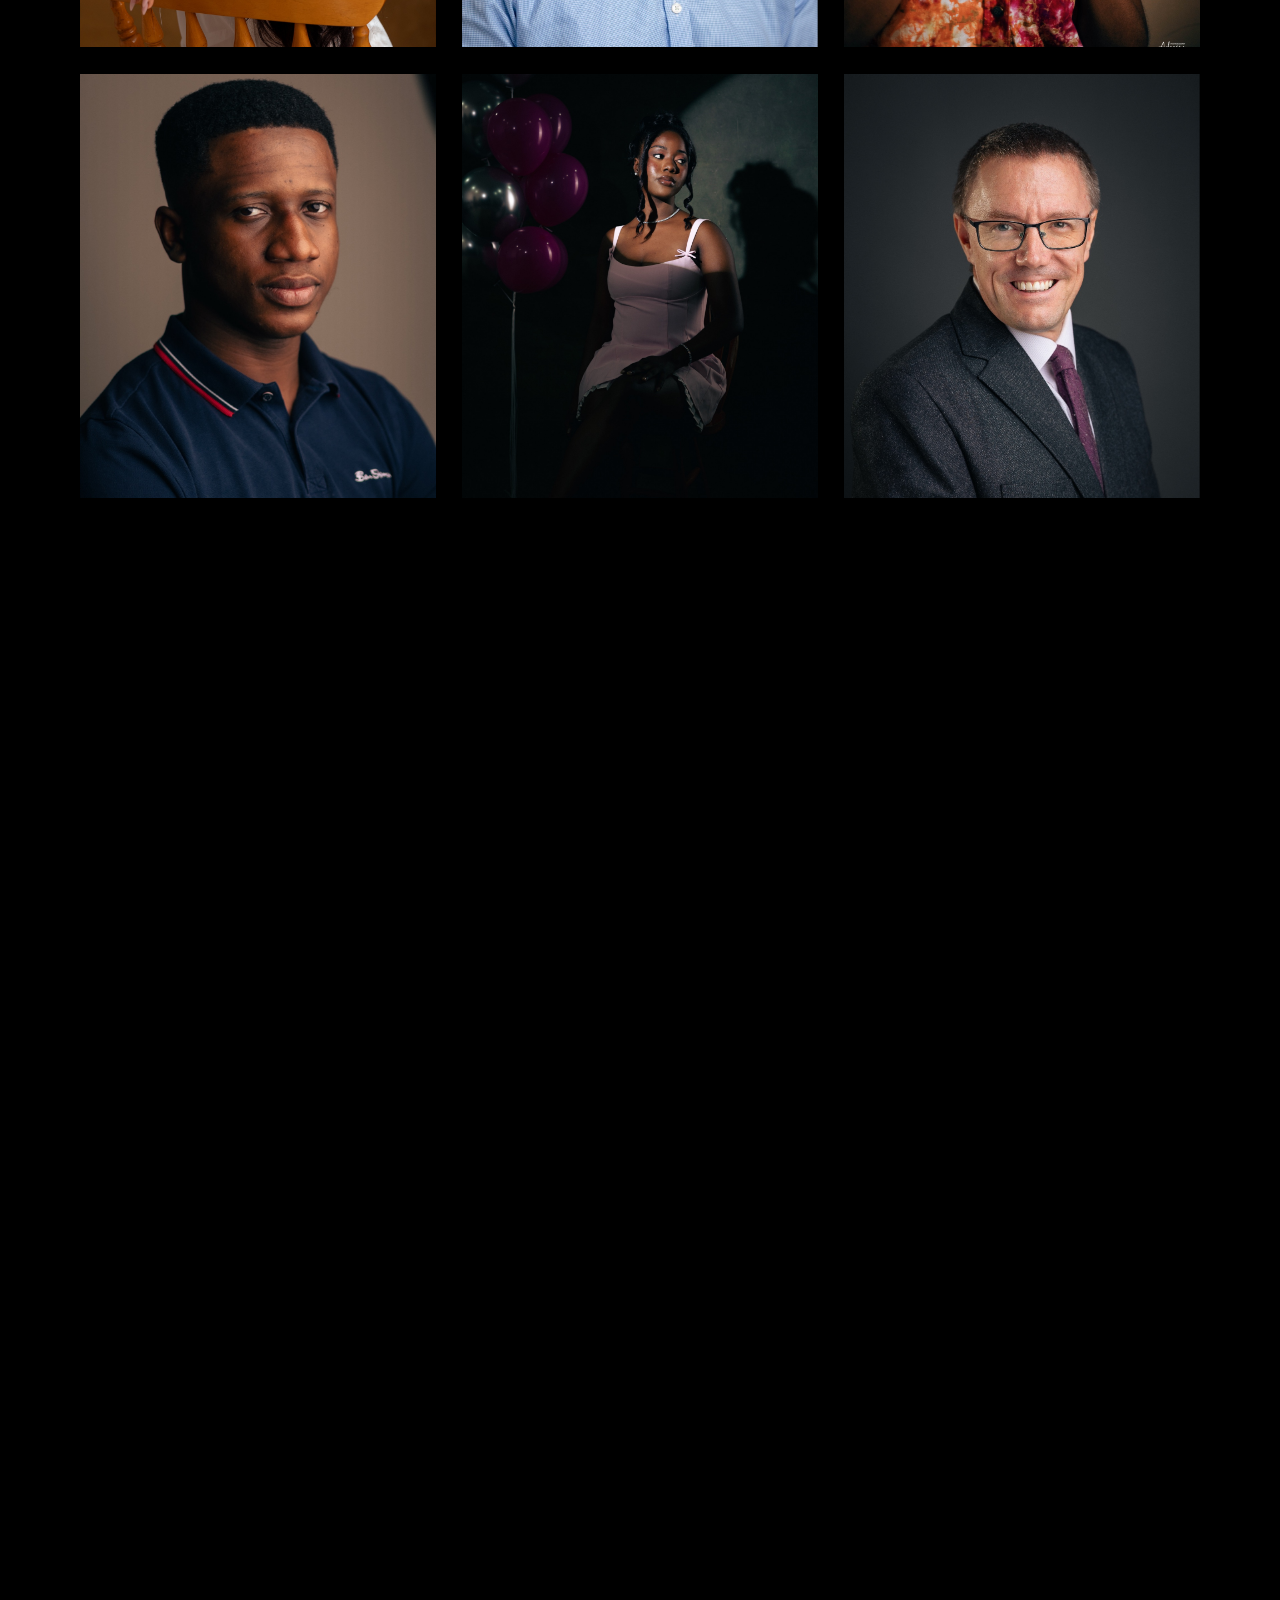
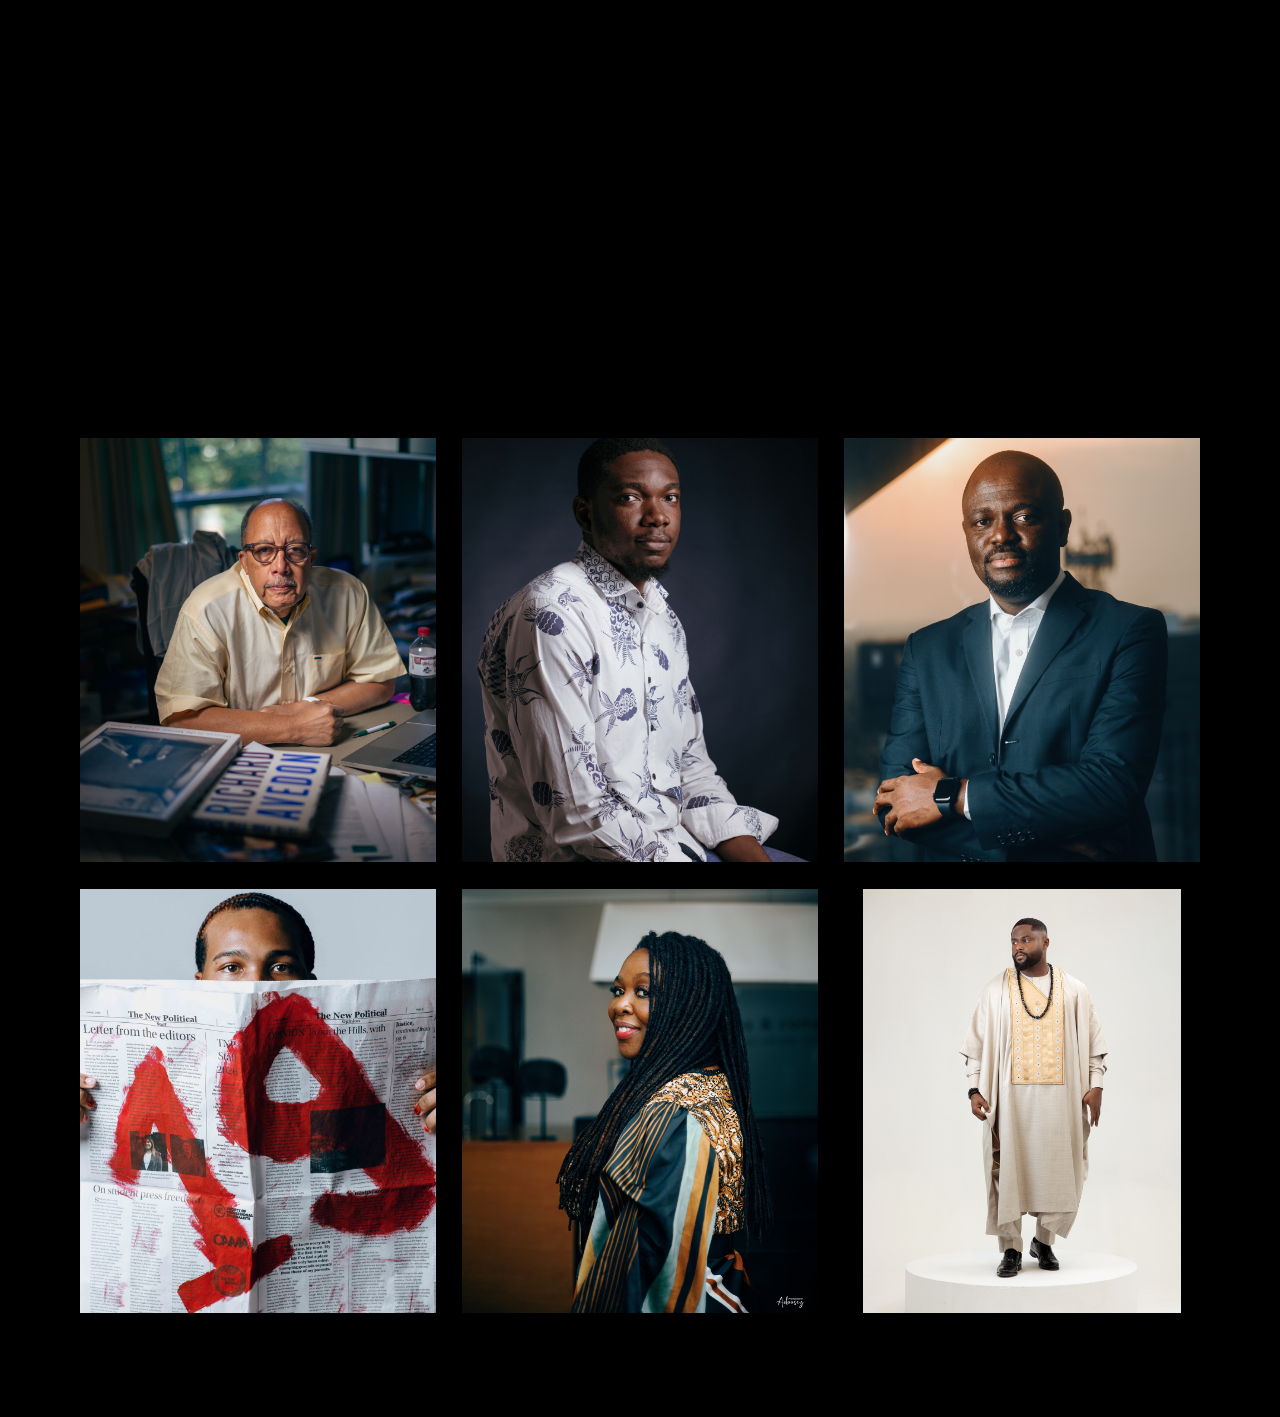
<file: portraiture.html>
<!doctype html>
<html lang="en">
<head>
<meta charset="utf-8">
<meta name="viewport" content="width=device-width, initial-scale=1">
<title>Portraiture — Jeffrey Daniel-Adoosey</title>
<link rel="stylesheet" href="styles.css">
<link rel="stylesheet" href="v2.css">
<script>document.documentElement.classList.add("js")</script>
<script src="nav.js" defer></script>
<script src="motion.js" defer></script>
</head>
<body>
<header class="site-header">
  <div class="container">
    <a class="logo" href="index.html">Jeffrey Daniel-Adoosey</a>
    <nav class="nav" aria-label="Main">
      <div class="nav-item is-section"><a class="nav-link" href="photography.html">Photography</a><button class="nav-toggle" type="button" aria-expanded="false" aria-controls="menu-0" aria-label="Show Photography pages"><svg viewBox="0 0 14 14" aria-hidden="true" fill="none" stroke="currentColor" stroke-width="1.6" stroke-linecap="round" stroke-linejoin="round"><path d="M3 5.25 7 9.25l4-4"/></svg></button><div class="dropdown" id="menu-0"><a href="photography.html">All Work</a><a href="weddings.html">Weddings</a><a href="commercial.html">Commercial</a><a href="portraiture.html" aria-current="page">Portraiture</a></div></div>
      <div class="nav-item"><a class="nav-link" href="product-design.html">Product Design</a><button class="nav-toggle" type="button" aria-expanded="false" aria-controls="menu-1" aria-label="Show Product Design pages"><svg viewBox="0 0 14 14" aria-hidden="true" fill="none" stroke="currentColor" stroke-width="1.6" stroke-linecap="round" stroke-linejoin="round"><path d="M3 5.25 7 9.25l4-4"/></svg></button><div class="dropdown" id="menu-1"><a href="product-design.html">All Work</a><a href="oryx.html">Oryx ERP</a><a href="brainwave.html">Brainwave</a><a href="mobile-apps.html">Mobile Apps</a><a href="websites.html">Websites</a></div></div>
    </nav>
  </div>
</header>
<main class="container">
  <section class="page-intro gallery-intro">
    <nav class="pathbar" aria-label="You are here"><a href="index.html"><i class="mini-folder" aria-hidden="true"></i>Portfolio</a><span class="sep" aria-hidden="true">›</span><a href="photography.html"><i class="mini-folder" aria-hidden="true"></i>Photography</a><span class="sep" aria-hidden="true">›</span><span aria-current="page"><i class="mini-folder" aria-hidden="true"></i>Portraiture</span></nav>
    <h1 class="page-title serif-italic">Portraiture</h1>
    <p class="body-text">For my portrait projects, I began by getting to know each subject: who they were, what they wanted to achieve, and what they planned to use the pictures for. I then drew up a mood board together with them, so the look was shaped by their vision and not only mine. Depending on the concept, I shot in the studio or on location, setting up the lights and backdrops, choosing the environment, and directing the subject through the session. My goal on every portrait was to tell that person’s story in a single frame and bring their vision to life, so each result felt personal to the subject instead of coming from a template. I brought the same approach to headshots: we agreed on wardrobe, background and mood beforehand, and I adjusted the style to suit each person’s profession while keeping a polished, professional standard.</p>
  </section>
  <section class="gallery">
    <figure class="g-tile"><img src="assets/portraiture/01.jpg" alt="Portraiture photograph 1" loading="lazy" style="object-fit:cover;object-position:50% 50%;transform:scaleX(-1)"></figure>
    <figure class="g-tile"><img src="assets/headshots/02.jpg" alt="Portraiture photograph 2" loading="lazy" style="object-fit:cover;object-position:50% 50%"></figure>
    <figure class="g-tile"><img src="assets/portraiture/03.jpg" alt="Portraiture photograph 3" loading="lazy" style="object-fit:cover;object-position:50% 50%"></figure>
    <figure class="g-tile"><img src="assets/headshots/01.jpg" alt="Portraiture photograph 4" loading="lazy" style="object-fit:cover;object-position:50% 100%"></figure>
    <figure class="g-tile"><img src="assets/portraiture/02.jpg" alt="Portraiture photograph 5" loading="lazy" style="object-fit:contain;object-position:50% 50%"></figure>
    <figure class="g-tile"><img src="assets/headshots/03.jpg" alt="Portraiture photograph 6" loading="lazy" style="object-fit:cover;object-position:50% 50%"></figure>
    <figure class="g-tile"><img src="assets/portraiture/04.jpg" alt="Portraiture photograph 7" loading="lazy" style="object-fit:cover;object-position:50% 50%"></figure>
    <figure class="g-tile"><img src="assets/headshots/05.jpg" alt="Portraiture photograph 8" loading="lazy" style="object-fit:cover;object-position:50% 50%"></figure>
    <figure class="g-tile"><img src="assets/portraiture/06.jpg" alt="Portraiture photograph 9" loading="lazy" style="object-fit:cover;object-position:50% 50%"></figure>
    <figure class="g-tile wide"><img src="assets/portraiture/07.jpg" alt="Portraiture photograph 10" loading="lazy" style="object-fit:cover;object-position:50% 50%"></figure>
    <figure class="g-tile"><img src="assets/portraiture/08.jpg" alt="Portraiture photograph 11" loading="lazy" style="object-fit:cover;object-position:50% 50%"></figure>
    <figure class="g-tile"><img src="assets/headshots/04.jpg" alt="Portraiture photograph 12" loading="lazy" style="object-fit:cover;object-position:50% 50%"></figure>
    <figure class="g-tile"><img src="assets/portraiture/05.jpg" alt="Portraiture photograph 13" loading="lazy" style="object-fit:contain;object-position:50% 50%"></figure>
    <figure class="g-tile"><img src="assets/headshots/06.jpg" alt="Portraiture photograph 14" loading="lazy" style="object-fit:cover;object-position:50% 50%"></figure>
    <figure class="g-tile"><img src="assets/portraiture/09.jpg" alt="Portraiture photograph 15" loading="lazy" style="object-fit:cover;object-position:50% 50%"></figure>
    <figure class="g-tile"><img src="assets/headshots/08.jpg" alt="Portraiture photograph 16" loading="lazy" style="object-fit:cover;object-position:50% 26%;transform:scaleX(-1)"></figure>
    <figure class="g-tile"><img src="assets/portraiture/11.jpg" alt="Portraiture photograph 17" loading="lazy" style="object-fit:cover;object-position:50% 50%"></figure>
    <figure class="g-tile"><img src="assets/headshots/07.jpg" alt="Portraiture photograph 18" loading="lazy" style="object-fit:cover;object-position:50% 31%"></figure>
    <figure class="g-tile"><img src="assets/portraiture/10.jpg" alt="Portraiture photograph 19" loading="lazy" style="object-fit:cover;object-position:50% 50%"></figure>
    <figure class="g-tile"><img src="assets/headshots/09.jpg" alt="Portraiture photograph 20" loading="lazy" style="object-fit:cover;object-position:50% 0%;transform:scaleX(-1)"></figure>
    <figure class="g-tile"><img src="assets/portraiture/12.jpg" alt="Portraiture photograph 21" loading="lazy" style="object-fit:cover;object-position:50% 50%"></figure>
    <figure class="g-tile wide"><img src="assets/portraiture/13.jpg" alt="Portraiture photograph 22" loading="lazy" style="object-fit:cover;object-position:50% 0%"></figure>
    <figure class="g-tile"><img src="assets/headshots/10.jpg" alt="Portraiture photograph 23" loading="lazy" style="object-fit:cover;object-position:50% 50%"></figure>
    <figure class="g-tile"><img src="assets/portraiture/15.jpg" alt="Portraiture photograph 24" loading="lazy" style="object-fit:cover;object-position:50% 50%"></figure>
    <figure class="g-tile"><img src="assets/headshots/12.jpg" alt="Portraiture photograph 25" loading="lazy" style="object-fit:cover;object-position:100% 20%"></figure>
    <figure class="g-tile"><img src="assets/portraiture/14.jpg" alt="Portraiture photograph 26" loading="lazy" style="object-fit:cover;object-position:50% 50%"></figure>
    <figure class="g-tile"><img src="assets/headshots/11.jpg" alt="Portraiture photograph 27" loading="lazy" style="object-fit:cover;object-position:50% 50%"></figure>
    <figure class="g-tile"><img src="assets/portraiture/16.jpg" alt="Portraiture photograph 28" loading="lazy" style="object-fit:cover;object-position:50% 50%"></figure>
    <figure class="g-tile"><img src="assets/headshots/13.jpg" alt="Portraiture photograph 29" loading="lazy" style="object-fit:cover;object-position:50% 50%"></figure>
    <figure class="g-tile"><img src="assets/portraiture/18.jpg" alt="Portraiture photograph 30" loading="lazy" style="object-fit:cover;object-position:50% 50%"></figure>
    <figure class="g-tile"><img src="assets/headshots/15.jpg" alt="Portraiture photograph 31" loading="lazy" style="object-fit:cover;object-position:50% 50%"></figure>
    <figure class="g-tile"><img src="assets/portraiture/17.jpg" alt="Portraiture photograph 32" loading="lazy" style="object-fit:cover;object-position:50% 50%"></figure>
    <figure class="g-tile"><img src="assets/headshots/14.jpg" alt="Portraiture photograph 33" loading="lazy" style="object-fit:cover;object-position:100% 100%"></figure>
    <figure class="g-tile"><img src="assets/portraiture/19.jpg" alt="Portraiture photograph 34" loading="lazy" style="object-fit:contain;object-position:50% 50%"></figure>
  </section>
</main>
<script src="v2.js" defer></script>
</body>
</html>
</file>
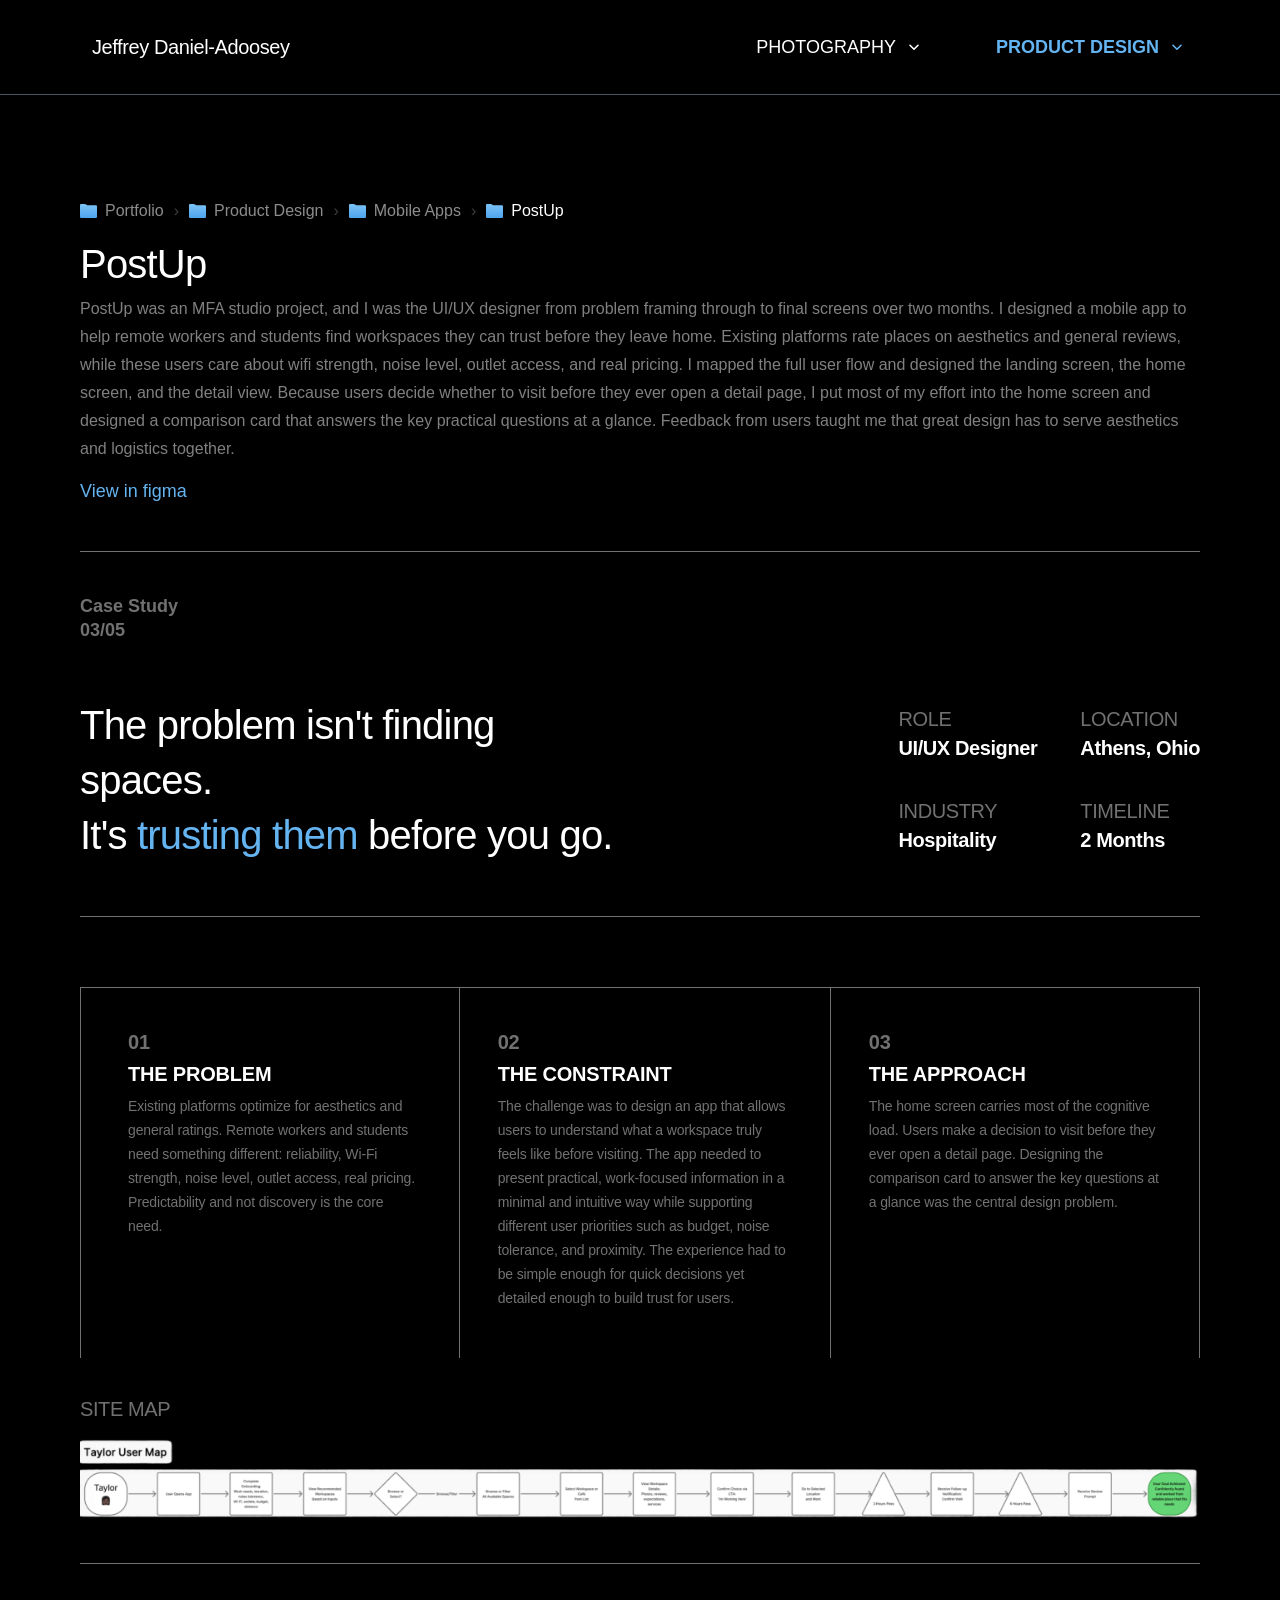
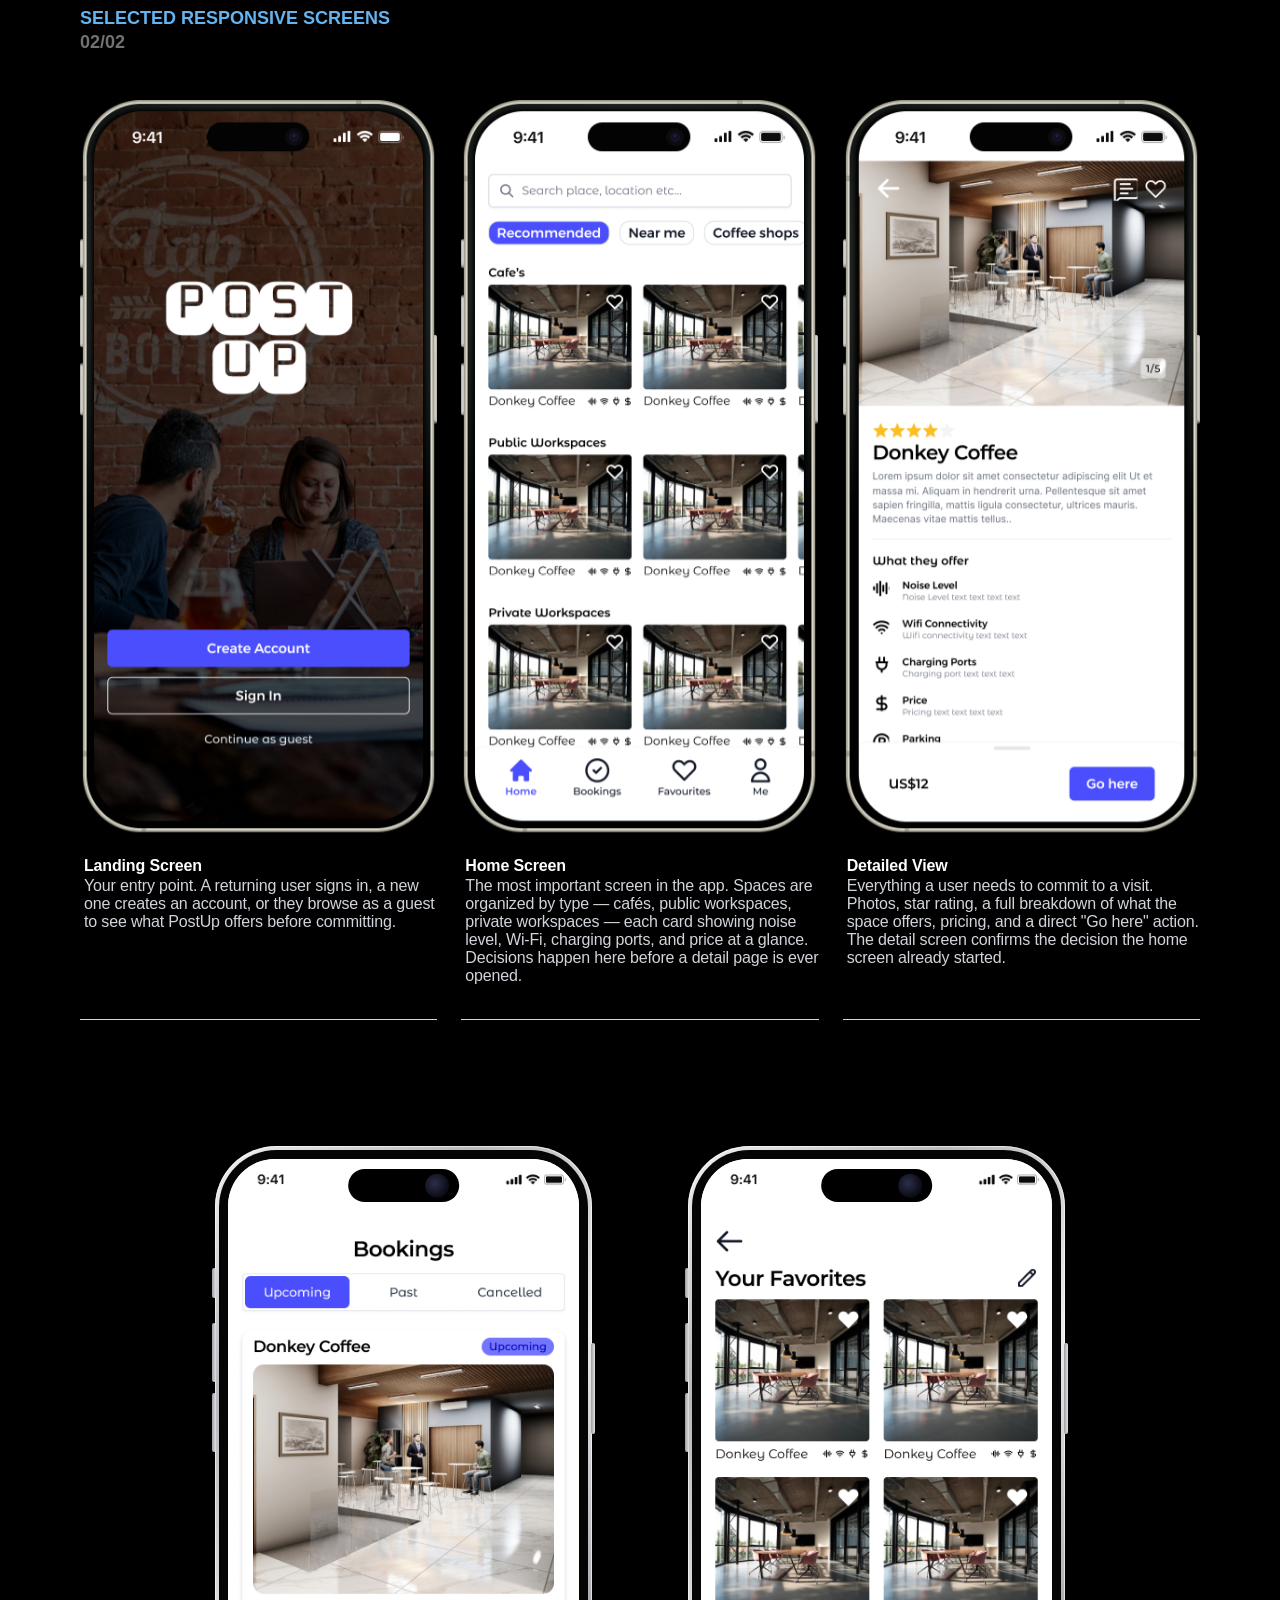
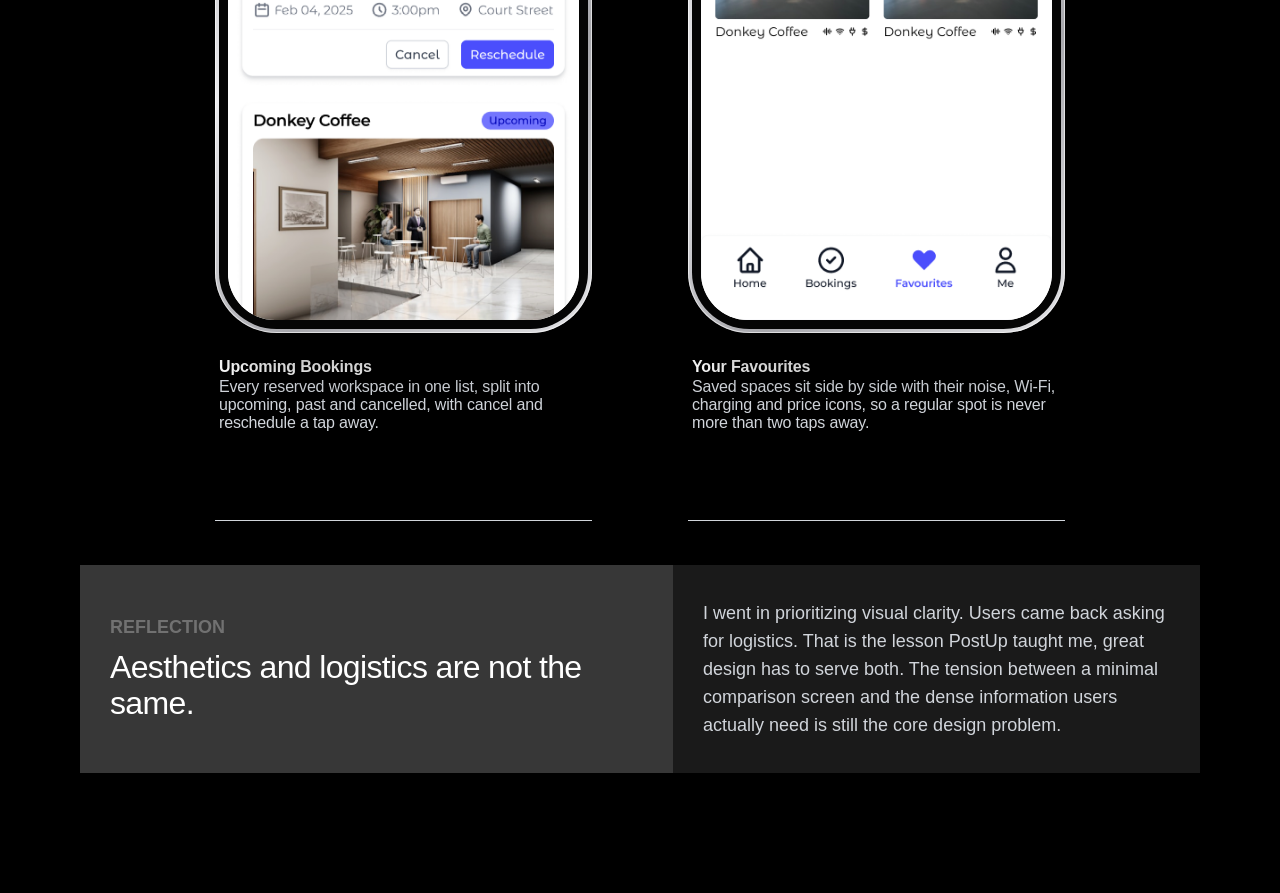
<file: postup.html>
<!doctype html>
<html lang="en">
<head>
<meta charset="utf-8">
<meta name="viewport" content="width=device-width, initial-scale=1">
<title>PostUp — Jeffrey Daniel-Adoosey</title>
<link rel="stylesheet" href="styles.css">
<link rel="stylesheet" href="v2.css">
<script>document.documentElement.classList.add("js")</script>
<script src="nav.js" defer></script>
<script src="motion.js" defer></script>
</head>
<body>
<header class="site-header">
  <div class="container">
    <a class="logo" href="index.html">Jeffrey Daniel-Adoosey</a>
    <nav class="nav" aria-label="Main">
      <div class="nav-item"><a class="nav-link" href="photography.html">Photography</a><button class="nav-toggle" type="button" aria-expanded="false" aria-controls="menu-0" aria-label="Show Photography pages"><svg viewBox="0 0 14 14" aria-hidden="true" fill="none" stroke="currentColor" stroke-width="1.6" stroke-linecap="round" stroke-linejoin="round"><path d="M3 5.25 7 9.25l4-4"/></svg></button><div class="dropdown" id="menu-0"><a href="photography.html">All Work</a><a href="weddings.html">Weddings</a><a href="commercial.html">Commercial</a><a href="portraiture.html">Portraiture</a></div></div>
      <div class="nav-item is-section"><a class="nav-link" href="product-design.html">Product Design</a><button class="nav-toggle" type="button" aria-expanded="false" aria-controls="menu-1" aria-label="Show Product Design pages"><svg viewBox="0 0 14 14" aria-hidden="true" fill="none" stroke="currentColor" stroke-width="1.6" stroke-linecap="round" stroke-linejoin="round"><path d="M3 5.25 7 9.25l4-4"/></svg></button><div class="dropdown" id="menu-1"><a href="product-design.html">All Work</a><a href="oryx.html">Oryx ERP</a><a href="brainwave.html">Brainwave</a><a href="mobile-apps.html" aria-current="page">Mobile Apps</a><a href="websites.html">Websites</a></div></div>
    </nav>
  </div>
</header>
<main class="container cs">
  <section class="page-intro">
    <nav class="pathbar" aria-label="You are here"><a href="index.html"><i class="mini-folder" aria-hidden="true"></i>Portfolio</a><span class="sep" aria-hidden="true">›</span><a href="product-design.html"><i class="mini-folder" aria-hidden="true"></i>Product Design</a><span class="sep" aria-hidden="true">›</span><a href="mobile-apps.html"><i class="mini-folder" aria-hidden="true"></i>Mobile Apps</a><span class="sep" aria-hidden="true">›</span><span aria-current="page"><i class="mini-folder" aria-hidden="true"></i>PostUp</span></nav>
    <h1 class="page-title serif-italic">PostUp</h1>
    <p class="body-text">PostUp was an MFA studio project, and I was the UI/UX designer from problem framing through to final screens over two months. I designed a mobile app to help remote workers and students find workspaces they can trust before they leave home. Existing platforms rate places on aesthetics and general reviews, while these users care about wifi strength, noise level, outlet access, and real pricing. I mapped the full user flow and designed the landing screen, the home screen, and the detail view. Because users decide whether to visit before they ever open a detail page, I put most of my effort into the home screen and designed a comparison card that answers the key practical questions at a glance. Feedback from users taught me that great design has to serve aesthetics and logistics together.</p>
    <a class="site-link cs-figma" href="https://www.figma.com/design/hzwVgZDQRDPZf567pqVu5R/Jeffrey-Daniel-Adoosey-Portfolio?node-id=161-7" target="_blank" rel="noopener">View in figma<span class="visually-hidden"> (opens in a new tab)</span></a>
  </section>
  <section class="cs-head">
    <hr class="cs-rule">
    <p class="cs-label">Case Study<span>03/05</span></p>
    <div class="cs-hero-row">
      <h2 class="cs-hero-title serif-italic">The problem isn't finding spaces.<br>It's <em>trusting them</em> before you go.</h2>
      <dl class="cs-meta"><div><dt>ROLE</dt><dd>UI/UX Designer</dd></div><div><dt>LOCATION</dt><dd>Athens, Ohio</dd></div><div><dt>INDUSTRY</dt><dd>Hospitality</dd></div><div><dt>TIMELINE</dt><dd>2 Months</dd></div></dl>
    </div>
    <hr class="cs-rule">
  </section>
  <section class="cs-pillars">
    <div class="cs-pillar" style="min-height:338px"><p class="num">01</p><h3 class="cs-h3">THE PROBLEM</h3><p class="cs-small">Existing platforms optimize for aesthetics and general ratings. Remote workers and students need something different: reliability, Wi-Fi strength, noise level, outlet access, real pricing. Predictability and not discovery is the core need.</p></div>
    <div class="cs-pillar" style="min-height:338px"><p class="num">02</p><h3 class="cs-h3">THE CONSTRAINT</h3><p class="cs-small">The challenge was to design an app that allows users to understand what a workspace truly feels like before visiting. The app needed to present practical, work-focused information in a minimal and intuitive way while supporting different user priorities such as budget, noise tolerance, and proximity. The experience had to be simple enough for quick decisions yet detailed enough to build trust for users.</p></div>
    <div class="cs-pillar" style="min-height:338px"><p class="num">03</p><h3 class="cs-h3">THE APPROACH</h3><p class="cs-small">The home screen carries most of the cognitive load. Users make a decision to visit before they ever open a detail page. Designing the comparison card to answer the key questions at a glance was the central design problem.</p></div>
  </section>
  <section class="sitemap"><p class="title">SITE MAP</p><img src="assets/postup/sitemap.png" alt="PostUp user flow site map" loading="lazy"></section>
  <hr class="cs-rule" style="margin-top:44px">
  <div class="cs-screens-head" style="margin-top:44px"><p class="cs-label">SELECTED RESPONSIVE SCREENS<span>02/02</span></p></div>
  <p class="swipe-hint">Swipe to see more screens →</p>
  <section class="phones">
    <figure><img src="assets/postup/landing.png" alt="PostUp Landing Screen" loading="lazy"><figcaption class="caption"><b>Landing Screen</b><span>Your entry point. A returning user signs in, a new one creates an account, or they browse as a guest to see what PostUp offers before committing.</span></figcaption></figure>
    <figure><img src="assets/postup/home.png" alt="PostUp Home Screen" loading="lazy"><figcaption class="caption"><b>Home Screen</b><span>The most important screen in the app. Spaces are organized by type — cafés, public workspaces, private workspaces — each card showing noise level, Wi-Fi, charging ports, and price at a glance. Decisions happen here before a detail page is ever opened.</span></figcaption></figure>
    <figure><img src="assets/postup/detail.png" alt="PostUp Detailed View" loading="lazy"><figcaption class="caption"><b>Detailed View</b><span>Everything a user needs to commit to a visit. Photos, star rating, a full breakdown of what the space offers, pricing, and a direct "Go here" action. The detail screen confirms the decision the home screen already started.</span></figcaption></figure>
  </section>
  <div class="cs-screens-head" style="margin-top:70px"><p class="cs-label">MORE SCREENS</p></div>
  <section class="phones phones-more">
    <figure><span class="iphone"><span class="iphone-bezel"><span class="iphone-screen"><img src="assets/postup/upcoming.png" alt="PostUp Upcoming Bookings" loading="lazy"><span class="iphone-island" aria-hidden="true"></span></span></span><i class="btn b1"></i><i class="btn b2"></i><i class="btn b3"></i><i class="btn b4"></i></span><figcaption class="caption"><b>Upcoming Bookings</b><span>Every reserved workspace in one list, split into upcoming, past and cancelled, with cancel and reschedule a tap away.</span></figcaption></figure>
    <figure><span class="iphone"><span class="iphone-bezel"><span class="iphone-screen"><img src="assets/postup/favourites.png" alt="PostUp Your Favourites" loading="lazy"><span class="iphone-island" aria-hidden="true"></span></span></span><i class="btn b1"></i><i class="btn b2"></i><i class="btn b3"></i><i class="btn b4"></i></span><figcaption class="caption"><b>Your Favourites</b><span>Saved spaces sit side by side with their noise, Wi-Fi, charging and price icons, so a regular spot is never more than two taps away.</span></figcaption></figure>
  </section>
  <section class="cs-split" style="margin-top:44px">
    <div class="left" style="width:593px"><p class="cs-label">REFLECTION</p><h2 class="cs-split-title serif-italic">Aesthetics and logistics are not the same.</h2></div>
    <div class="right"><p>I went in prioritizing visual clarity. Users came back asking for logistics. That is the lesson PostUp taught me, great design has to serve both. The tension between a minimal comparison screen and the dense information users actually need is still the core design problem.</p></div>
  </section>
</main>
<script src="v2.js" defer></script>
</body>
</html>
</file>
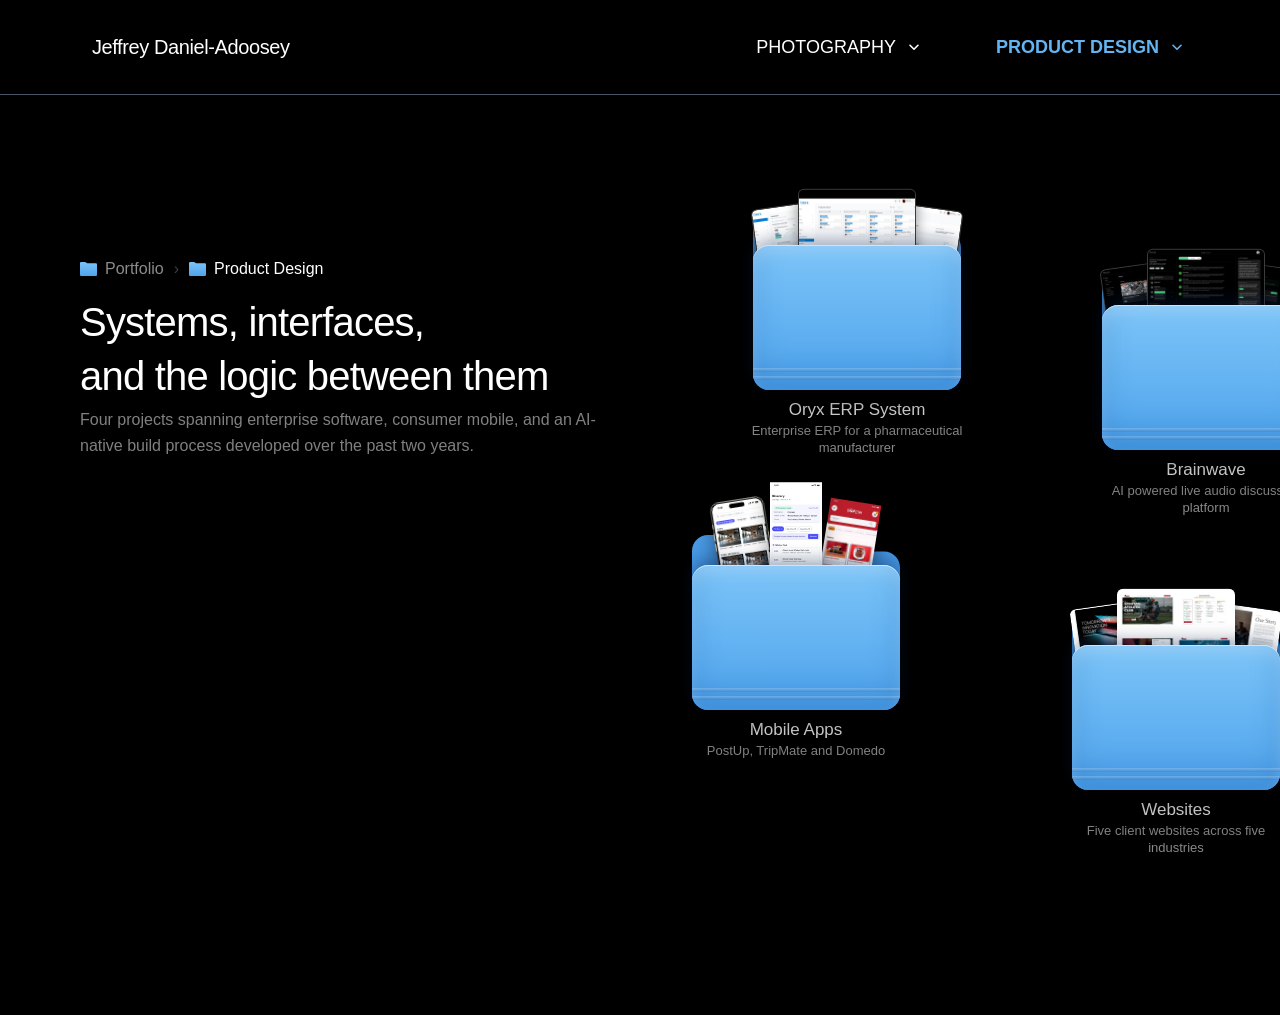
<file: product-design.html>
<!doctype html>
<html lang="en">
<head>
<meta charset="utf-8">
<meta name="viewport" content="width=device-width, initial-scale=1">
<title>Product Design — Jeffrey Daniel-Adoosey</title>
<link rel="stylesheet" href="styles.css">
<link rel="stylesheet" href="v2.css">
<script>document.documentElement.classList.add("js")</script>
<script src="nav.js" defer></script>
<script src="motion.js" defer></script>
</head>
<body>
<header class="site-header">
  <div class="container">
    <a class="logo" href="index.html">Jeffrey Daniel-Adoosey</a>
    <nav class="nav" aria-label="Main">
      <div class="nav-item"><a class="nav-link" href="photography.html">Photography</a><button class="nav-toggle" type="button" aria-expanded="false" aria-controls="menu-0" aria-label="Show Photography pages"><svg viewBox="0 0 14 14" aria-hidden="true" fill="none" stroke="currentColor" stroke-width="1.6" stroke-linecap="round" stroke-linejoin="round"><path d="M3 5.25 7 9.25l4-4"/></svg></button><div class="dropdown" id="menu-0"><a href="photography.html">All Work</a><a href="weddings.html">Weddings</a><a href="commercial.html">Commercial</a><a href="portraiture.html">Portraiture</a></div></div>
      <div class="nav-item is-section"><a class="nav-link" href="product-design.html">Product Design</a><button class="nav-toggle" type="button" aria-expanded="false" aria-controls="menu-1" aria-label="Show Product Design pages"><svg viewBox="0 0 14 14" aria-hidden="true" fill="none" stroke="currentColor" stroke-width="1.6" stroke-linecap="round" stroke-linejoin="round"><path d="M3 5.25 7 9.25l4-4"/></svg></button><div class="dropdown" id="menu-1"><a href="product-design.html" aria-current="page">All Work</a><a href="oryx.html">Oryx ERP</a><a href="brainwave.html">Brainwave</a><a href="mobile-apps.html">Mobile Apps</a><a href="websites.html">Websites</a></div></div>
    </nav>
  </div>
</header>
<main class="container v2-section">
  <section class="page-intro">
    <nav class="pathbar" aria-label="You are here"><a href="index.html"><i class="mini-folder" aria-hidden="true"></i>Portfolio</a><span class="sep" aria-hidden="true">›</span><span aria-current="page"><i class="mini-folder" aria-hidden="true"></i>Product Design</span></nav>
    <h1 class="page-title serif-italic">Systems, interfaces,<br>and the logic between them</h1>
    <p class="body-text">Four projects spanning enterprise software, consumer mobile, and an AI-native build process developed over the past two years.</p>
  </section>
  <nav class="sec-desktop" aria-label="Product design folders">
    <a class="folder lf-product" href="oryx.html" style="--x:70px;--y:0px"><span class="pfolder lf"><span class="pf-back"></span><span class="lf-items"><img class="lf-item i1" src="assets/v2/thumbs/oryx-dashboard.jpg" alt="" loading="lazy"><img class="lf-item i2" src="assets/v2/thumbs/oryx-board.jpg" alt="" loading="lazy"><img class="lf-item i3" src="assets/v2/thumbs/oryx-spec.jpg" alt="" loading="lazy"></span><span class="pf-front lf-front"></span></span><span class="folder-label serif-italic">Oryx ERP System</span><span class="pf-meta">Enterprise ERP for a pharmaceutical manufacturer</span></a>
    <a class="folder lf-product" href="brainwave.html" style="--x:430px;--y:60px"><span class="pfolder lf"><span class="pf-back"></span><span class="lf-items"><img class="lf-item i1" src="assets/v2/thumbs/brainwave-home.jpg" alt="" loading="lazy"><img class="lf-item i2" src="assets/v2/thumbs/brainwave-live-room.jpg" alt="" loading="lazy"><img class="lf-item i3" src="assets/v2/thumbs/brainwave-org.jpg" alt="" loading="lazy"></span><span class="pf-front lf-front"></span></span><span class="folder-label serif-italic">Brainwave</span><span class="pf-meta">AI powered live audio discussion platform</span></a>
    <a class="folder lf-product lf-phones lf-mixphones" href="mobile-apps.html" style="--x:20px;--y:320px"><span class="pfolder lf"><span class="pf-back"></span><span class="lf-items"><img class="lf-item i1" src="assets/v2/thumbs/postup-home.png" alt="" loading="lazy"><img class="lf-item i2" src="assets/v2/thumbs/tripmate-plan.png" alt="" loading="lazy"><img class="lf-item i3" src="assets/v2/thumbs/domedo-discover.jpg" alt="" loading="lazy"></span><span class="pf-front lf-front"></span></span><span class="folder-label serif-italic">Mobile Apps</span><span class="pf-meta">PostUp, TripMate and Domedo</span></a>
    <a class="folder lf-product lf-sites" href="websites.html" style="--x:400px;--y:400px"><span class="pfolder lf"><span class="pf-back"></span><span class="lf-items"><img class="lf-item i1" src="assets/v2/thumbs/websites-kumateck.jpg" alt="" loading="lazy"><img class="lf-item i2" src="assets/v2/thumbs/websites-spartan.jpg" alt="" loading="lazy"><img class="lf-item i3" src="assets/v2/thumbs/websites-concierge.jpg" alt="" loading="lazy"></span><span class="pf-front lf-front"></span></span><span class="folder-label serif-italic">Websites</span><span class="pf-meta">Five client websites across five industries</span></a>
  </nav>
</main>
<script src="v2.js" defer></script>
</body>
</html>
</file>
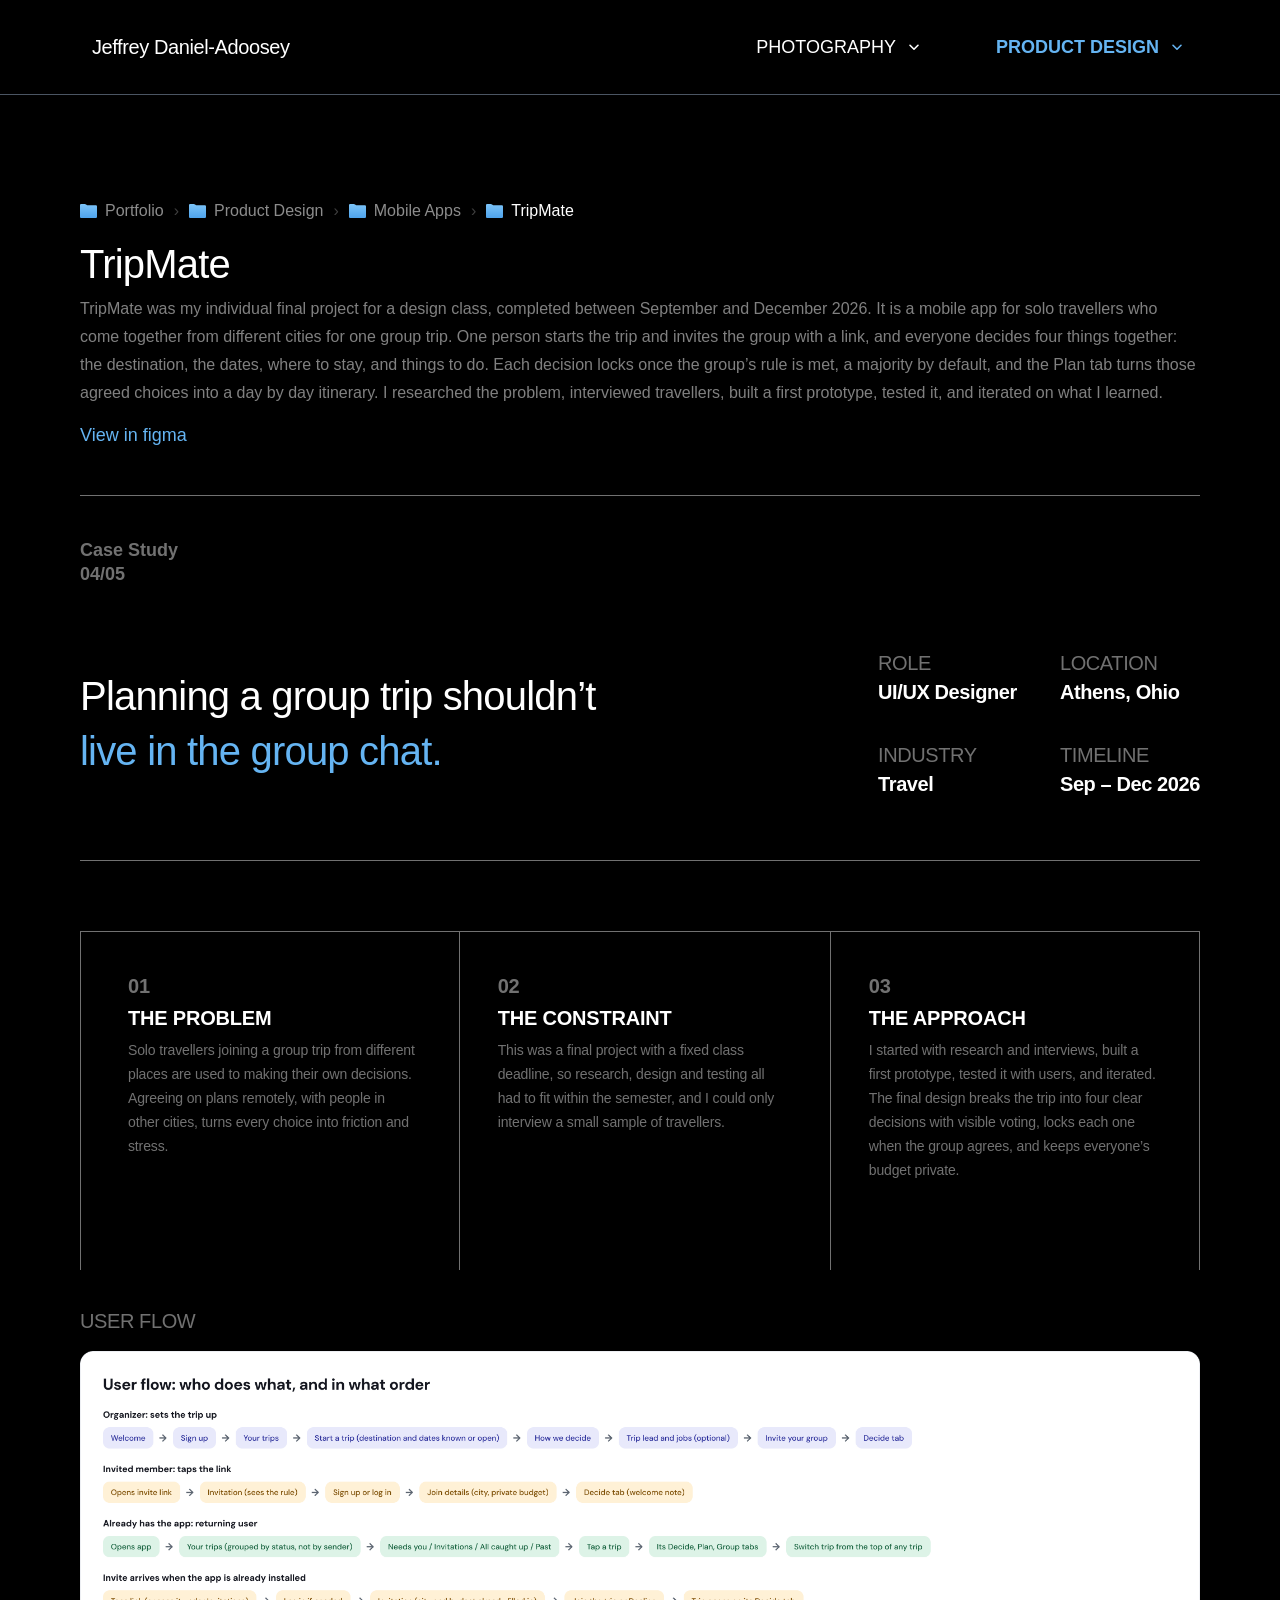
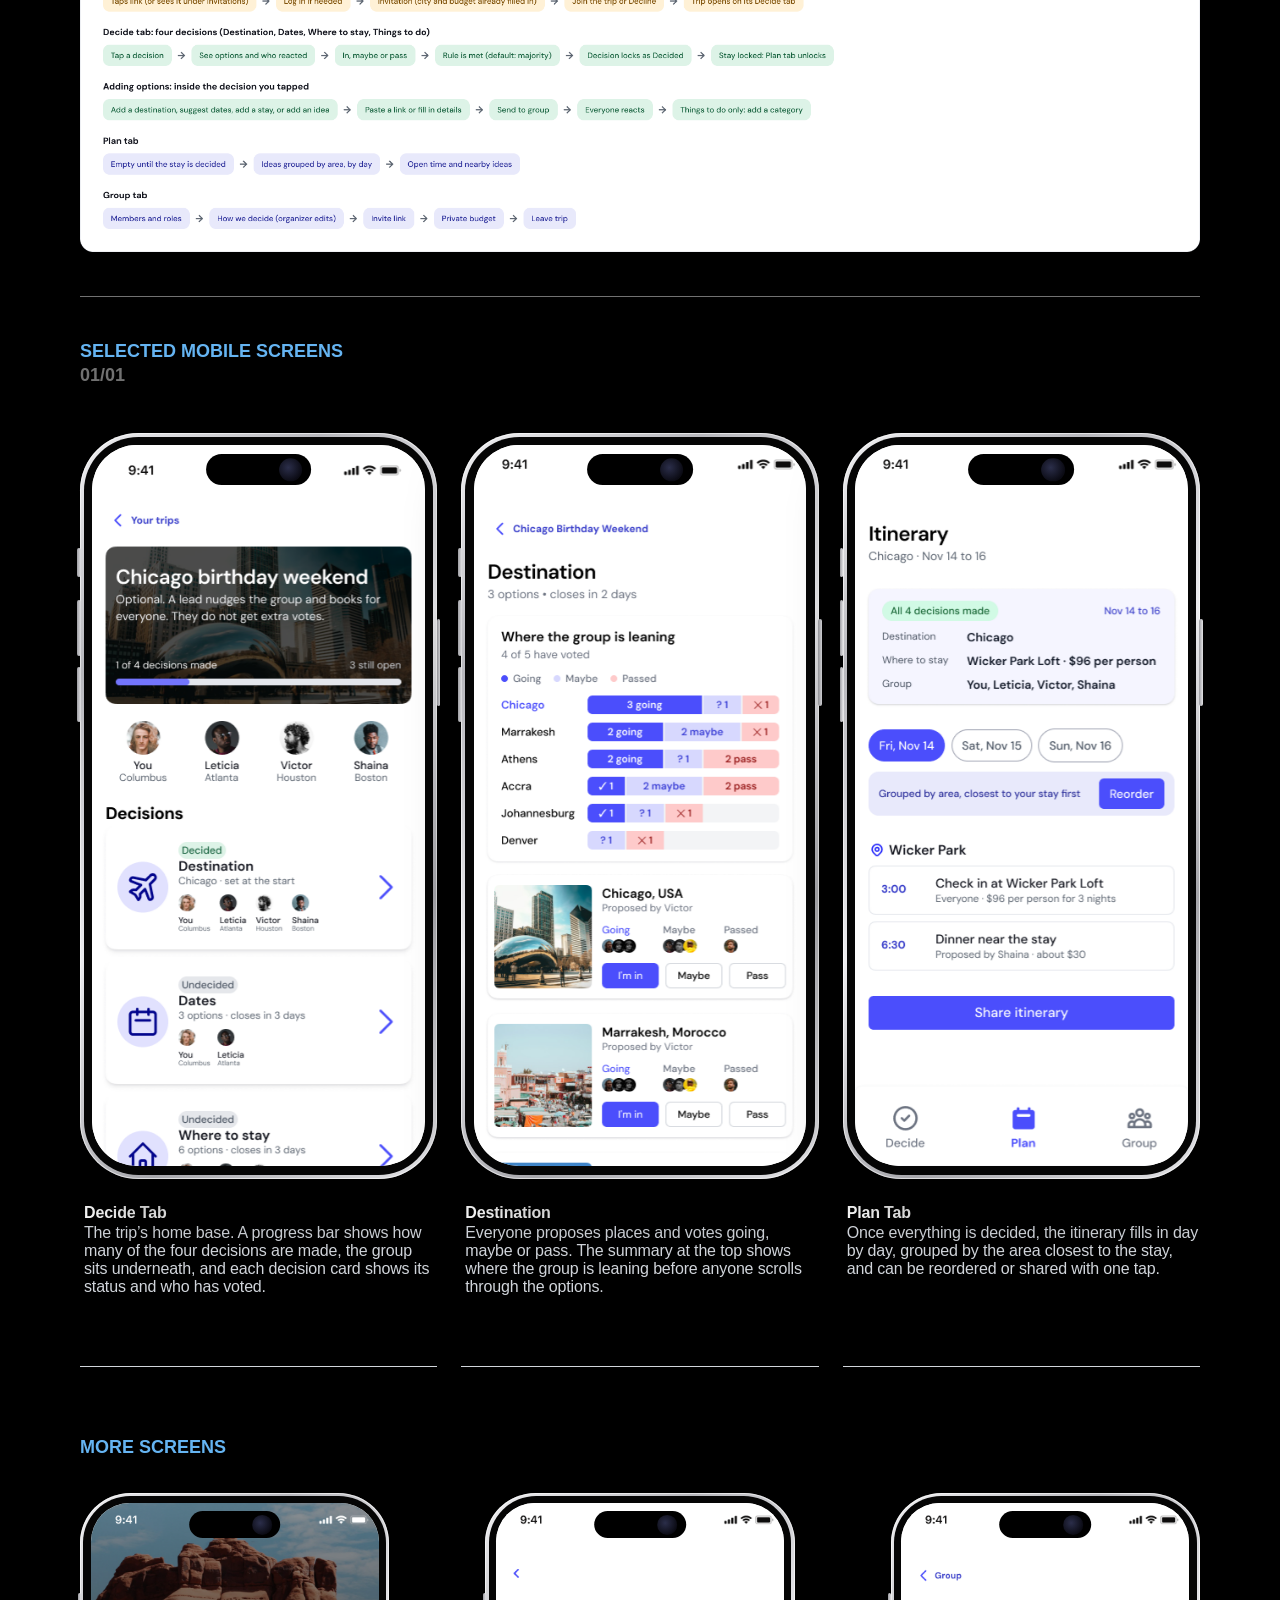
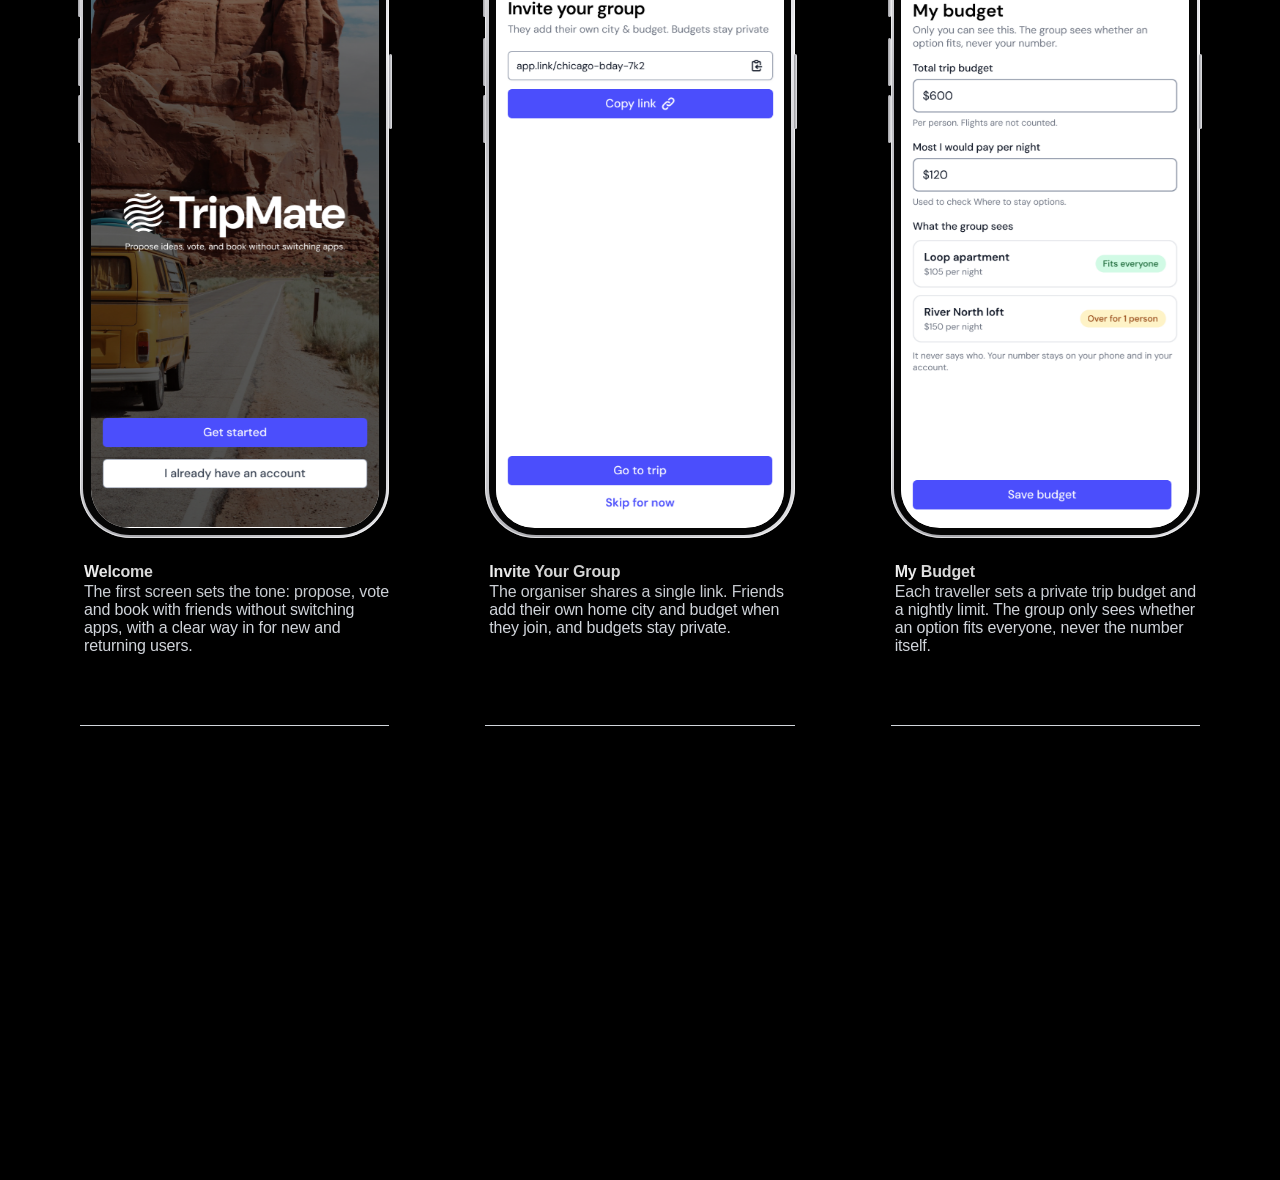
<file: tripmate.html>
<!doctype html>
<html lang="en">
<head>
<meta charset="utf-8">
<meta name="viewport" content="width=device-width, initial-scale=1">
<title>TripMate — Jeffrey Daniel-Adoosey</title>
<link rel="stylesheet" href="styles.css">
<link rel="stylesheet" href="v2.css">
<script>document.documentElement.classList.add("js")</script>
<script src="nav.js" defer></script>
<script src="motion.js" defer></script>
</head>
<body>
<header class="site-header">
  <div class="container">
    <a class="logo" href="index.html">Jeffrey Daniel-Adoosey</a>
    <nav class="nav" aria-label="Main">
      <div class="nav-item"><a class="nav-link" href="photography.html">Photography</a><button class="nav-toggle" type="button" aria-expanded="false" aria-controls="menu-0" aria-label="Show Photography pages"><svg viewBox="0 0 14 14" aria-hidden="true" fill="none" stroke="currentColor" stroke-width="1.6" stroke-linecap="round" stroke-linejoin="round"><path d="M3 5.25 7 9.25l4-4"/></svg></button><div class="dropdown" id="menu-0"><a href="photography.html">All Work</a><a href="weddings.html">Weddings</a><a href="commercial.html">Commercial</a><a href="portraiture.html">Portraiture</a></div></div>
      <div class="nav-item is-section"><a class="nav-link" href="product-design.html">Product Design</a><button class="nav-toggle" type="button" aria-expanded="false" aria-controls="menu-1" aria-label="Show Product Design pages"><svg viewBox="0 0 14 14" aria-hidden="true" fill="none" stroke="currentColor" stroke-width="1.6" stroke-linecap="round" stroke-linejoin="round"><path d="M3 5.25 7 9.25l4-4"/></svg></button><div class="dropdown" id="menu-1"><a href="product-design.html">All Work</a><a href="oryx.html">Oryx ERP</a><a href="brainwave.html">Brainwave</a><a href="mobile-apps.html" aria-current="page">Mobile Apps</a><a href="websites.html">Websites</a></div></div>
    </nav>
  </div>
</header>
<main class="container cs">
  <section class="page-intro">
    <nav class="pathbar" aria-label="You are here"><a href="index.html"><i class="mini-folder" aria-hidden="true"></i>Portfolio</a><span class="sep" aria-hidden="true">›</span><a href="product-design.html"><i class="mini-folder" aria-hidden="true"></i>Product Design</a><span class="sep" aria-hidden="true">›</span><a href="mobile-apps.html"><i class="mini-folder" aria-hidden="true"></i>Mobile Apps</a><span class="sep" aria-hidden="true">›</span><span aria-current="page"><i class="mini-folder" aria-hidden="true"></i>TripMate</span></nav>
    <h1 class="page-title serif-italic">TripMate</h1>
    <p class="body-text">TripMate was my individual final project for a design class, completed between September and December 2026. It is a mobile app for solo travellers who come together from different cities for one group trip. One person starts the trip and invites the group with a link, and everyone decides four things together: the destination, the dates, where to stay, and things to do. Each decision locks once the group’s rule is met, a majority by default, and the Plan tab turns those agreed choices into a day by day itinerary. I researched the problem, interviewed travellers, built a first prototype, tested it, and iterated on what I learned.</p>
    <a class="site-link cs-figma" href="https://www.figma.com/design/hzwVgZDQRDPZf567pqVu5R/Jeffrey-Daniel-Adoosey-Portfolio?node-id=2183-29007" target="_blank" rel="noopener">View in figma<span class="visually-hidden"> (opens in a new tab)</span></a>
  </section>
  <section class="cs-head">
    <hr class="cs-rule">
    <p class="cs-label">Case Study<span>04/05</span></p>
    <div class="cs-hero-row">
      <h2 class="cs-hero-title serif-italic">Planning a group trip shouldn’t <em>live in the group chat.</em></h2>
      <dl class="cs-meta"><div><dt>ROLE</dt><dd>UI/UX Designer</dd></div><div><dt>LOCATION</dt><dd>Athens, Ohio</dd></div><div><dt>INDUSTRY</dt><dd>Travel</dd></div><div><dt>TIMELINE</dt><dd>Sep – Dec 2026</dd></div></dl>
    </div>
    <hr class="cs-rule">
  </section>
  <section class="cs-pillars">
    <div class="cs-pillar" style="min-height:338px"><p class="num">01</p><h3 class="cs-h3">THE PROBLEM</h3><p class="cs-small">Solo travellers joining a group trip from different places are used to making their own decisions. Agreeing on plans remotely, with people in other cities, turns every choice into friction and stress.</p></div>
    <div class="cs-pillar" style="min-height:338px"><p class="num">02</p><h3 class="cs-h3">THE CONSTRAINT</h3><p class="cs-small">This was a final project with a fixed class deadline, so research, design and testing all had to fit within the semester, and I could only interview a small sample of travellers.</p></div>
    <div class="cs-pillar" style="min-height:338px"><p class="num">03</p><h3 class="cs-h3">THE APPROACH</h3><p class="cs-small">I started with research and interviews, built a first prototype, tested it with users, and iterated. The final design breaks the trip into four clear decisions with visible voting, locks each one when the group agrees, and keeps everyone’s budget private.</p></div>
  </section>
  <section class="sitemap"><p class="title">USER FLOW</p><img src="assets/tripmate/userflow.png" alt="TripMate user flow" loading="lazy"></section>
  <hr class="cs-rule" style="margin-top:44px">
  <div class="cs-screens-head" style="margin-top:44px"><p class="cs-label">SELECTED MOBILE SCREENS<span>01/01</span></p></div>
  <p class="swipe-hint">Swipe to see more screens →</p>
  <section class="phones">
    <figure><span class="iphone"><span class="iphone-bezel"><span class="iphone-screen"><img src="assets/tripmate/decide.png" alt="TripMate Decide Tab" loading="lazy"><span class="iphone-island" aria-hidden="true"></span></span></span><i class="btn b1"></i><i class="btn b2"></i><i class="btn b3"></i><i class="btn b4"></i></span><figcaption class="caption"><b>Decide Tab</b><span>The trip’s home base. A progress bar shows how many of the four decisions are made, the group sits underneath, and each decision card shows its status and who has voted.</span></figcaption></figure>
    <figure><span class="iphone"><span class="iphone-bezel"><span class="iphone-screen"><img src="assets/tripmate/destination.png" alt="TripMate Destination" loading="lazy"><span class="iphone-island" aria-hidden="true"></span></span></span><i class="btn b1"></i><i class="btn b2"></i><i class="btn b3"></i><i class="btn b4"></i></span><figcaption class="caption"><b>Destination</b><span>Everyone proposes places and votes going, maybe or pass. The summary at the top shows where the group is leaning before anyone scrolls through the options.</span></figcaption></figure>
    <figure><span class="iphone"><span class="iphone-bezel"><span class="iphone-screen"><img src="assets/tripmate/plan.png" alt="TripMate Plan Tab" loading="lazy"><span class="iphone-island" aria-hidden="true"></span></span></span><i class="btn b1"></i><i class="btn b2"></i><i class="btn b3"></i><i class="btn b4"></i></span><figcaption class="caption"><b>Plan Tab</b><span>Once everything is decided, the itinerary fills in day by day, grouped by the area closest to the stay, and can be reordered or shared with one tap.</span></figcaption></figure>
  </section>
  <div class="cs-screens-head" style="margin-top:70px"><p class="cs-label">MORE SCREENS</p></div>
  <section class="phones phones-more">
    <figure><span class="iphone"><span class="iphone-bezel"><span class="iphone-screen"><img src="assets/tripmate/welcome.png" alt="TripMate Welcome" loading="lazy"><span class="iphone-island" aria-hidden="true"></span></span></span><i class="btn b1"></i><i class="btn b2"></i><i class="btn b3"></i><i class="btn b4"></i></span><figcaption class="caption"><b>Welcome</b><span>The first screen sets the tone: propose, vote and book with friends without switching apps, with a clear way in for new and returning users.</span></figcaption></figure>
    <figure><span class="iphone"><span class="iphone-bezel"><span class="iphone-screen"><img src="assets/tripmate/invite.png" alt="TripMate Invite Your Group" loading="lazy"><span class="iphone-island" aria-hidden="true"></span></span></span><i class="btn b1"></i><i class="btn b2"></i><i class="btn b3"></i><i class="btn b4"></i></span><figcaption class="caption"><b>Invite Your Group</b><span>The organiser shares a single link. Friends add their own home city and budget when they join, and budgets stay private.</span></figcaption></figure>
    <figure><span class="iphone"><span class="iphone-bezel"><span class="iphone-screen"><img src="assets/tripmate/budget.png" alt="TripMate My Budget" loading="lazy"><span class="iphone-island" aria-hidden="true"></span></span></span><i class="btn b1"></i><i class="btn b2"></i><i class="btn b3"></i><i class="btn b4"></i></span><figcaption class="caption"><b>My Budget</b><span>Each traveller sets a private trip budget and a nightly limit. The group only sees whether an option fits everyone, never the number itself.</span></figcaption></figure>
  </section>
  <section class="cs-split" style="margin-top:70px"><div class="left" style="width:593px"><p class="cs-label">REFLECTION</p><h2 class="cs-split-title serif-italic">Autonomy is the hard part.</h2></div><div class="right"><p>Group travel is cumbersome for solo travellers because they are used to having autonomy. When they plan alone, every decision is theirs and instant; in a group, each choice needs agreement from people in other places. Designing TripMate taught me to respect that independence while still helping the group reach decisions together.</p></div></section>
</main>
<script src="v2.js" defer></script>
</body>
</html>
</file>
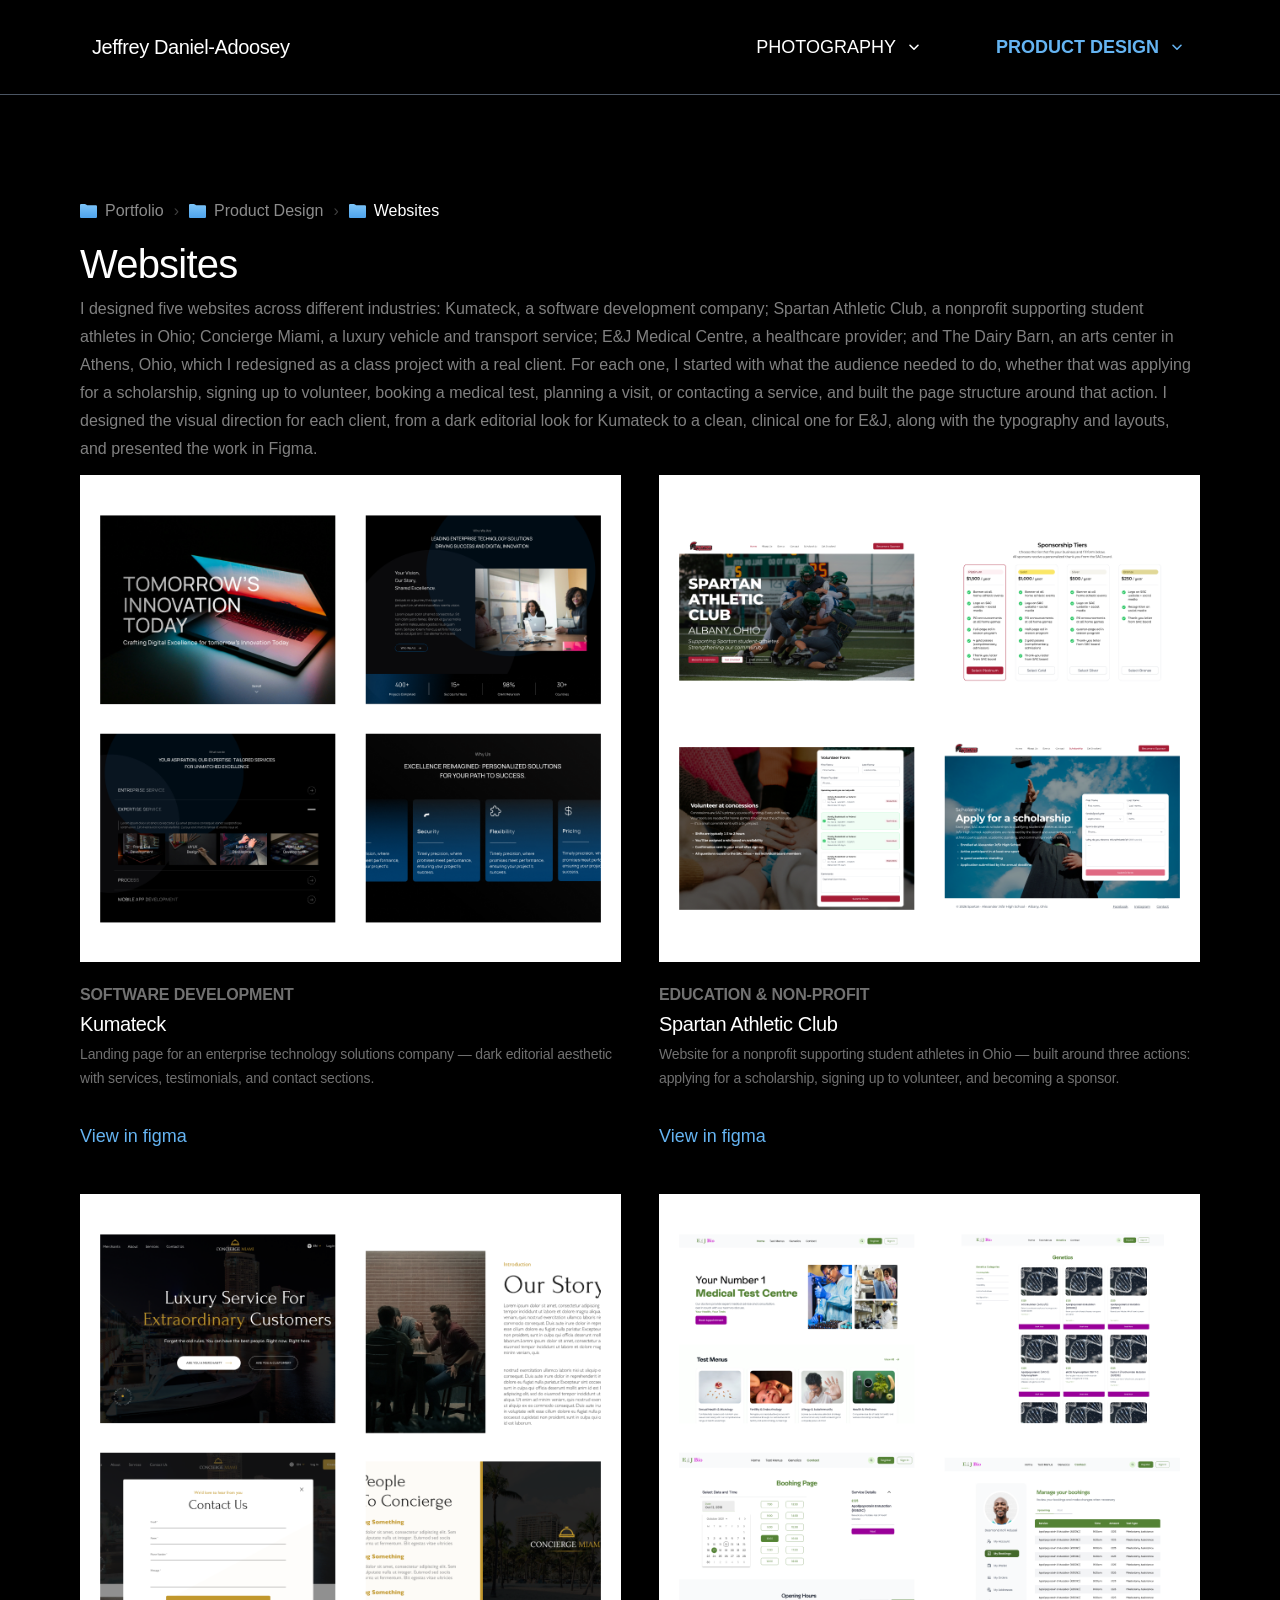
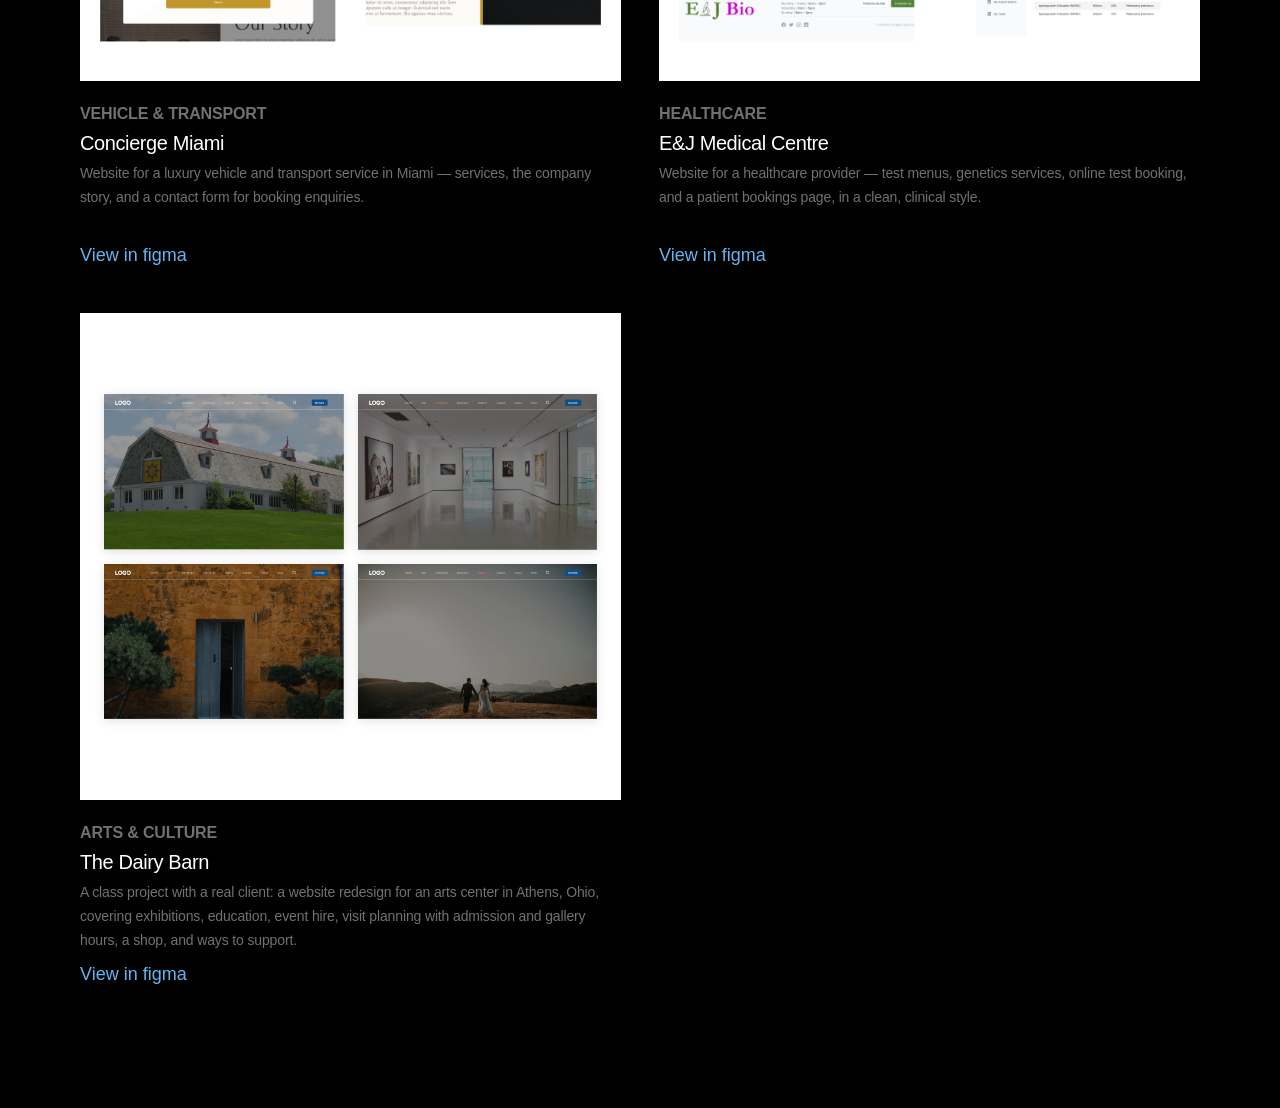
<file: websites.html>
<!doctype html>
<html lang="en">
<head>
<meta charset="utf-8">
<meta name="viewport" content="width=device-width, initial-scale=1">
<title>Websites — Jeffrey Daniel-Adoosey</title>
<link rel="stylesheet" href="styles.css">
<link rel="stylesheet" href="v2.css">
<script>document.documentElement.classList.add("js")</script>
<script src="nav.js" defer></script>
<script src="motion.js" defer></script>
</head>
<body>
<header class="site-header">
  <div class="container">
    <a class="logo" href="index.html">Jeffrey Daniel-Adoosey</a>
    <nav class="nav" aria-label="Main">
      <div class="nav-item"><a class="nav-link" href="photography.html">Photography</a><button class="nav-toggle" type="button" aria-expanded="false" aria-controls="menu-0" aria-label="Show Photography pages"><svg viewBox="0 0 14 14" aria-hidden="true" fill="none" stroke="currentColor" stroke-width="1.6" stroke-linecap="round" stroke-linejoin="round"><path d="M3 5.25 7 9.25l4-4"/></svg></button><div class="dropdown" id="menu-0"><a href="photography.html">All Work</a><a href="weddings.html">Weddings</a><a href="commercial.html">Commercial</a><a href="portraiture.html">Portraiture</a></div></div>
      <div class="nav-item is-section"><a class="nav-link" href="product-design.html">Product Design</a><button class="nav-toggle" type="button" aria-expanded="false" aria-controls="menu-1" aria-label="Show Product Design pages"><svg viewBox="0 0 14 14" aria-hidden="true" fill="none" stroke="currentColor" stroke-width="1.6" stroke-linecap="round" stroke-linejoin="round"><path d="M3 5.25 7 9.25l4-4"/></svg></button><div class="dropdown" id="menu-1"><a href="product-design.html">All Work</a><a href="oryx.html">Oryx ERP</a><a href="brainwave.html">Brainwave</a><a href="mobile-apps.html">Mobile Apps</a><a href="websites.html" aria-current="page">Websites</a></div></div>
    </nav>
  </div>
</header>
<main class="container cs">
  <section class="page-intro">
    <nav class="pathbar" aria-label="You are here"><a href="index.html"><i class="mini-folder" aria-hidden="true"></i>Portfolio</a><span class="sep" aria-hidden="true">›</span><a href="product-design.html"><i class="mini-folder" aria-hidden="true"></i>Product Design</a><span class="sep" aria-hidden="true">›</span><span aria-current="page"><i class="mini-folder" aria-hidden="true"></i>Websites</span></nav>
    <h1 class="page-title serif-italic">Websites</h1>
    <p class="body-text">I designed five websites across different industries: Kumateck, a software development company; Spartan Athletic Club, a nonprofit supporting student athletes in Ohio; Concierge Miami, a luxury vehicle and transport service; E&amp;J Medical Centre, a healthcare provider; and The Dairy Barn, an arts center in Athens, Ohio, which I redesigned as a class project with a real client. For each one, I started with what the audience needed to do, whether that was applying for a scholarship, signing up to volunteer, booking a medical test, planning a visit, or contacting a service, and built the page structure around that action. I designed the visual direction for each client, from a dark editorial look for Kumateck to a clean, clinical one for E&amp;J, along with the typography and layouts, and presented the work in Figma.</p>
  </section>
  <section class="sites">
    <article class="site-card">
      <img src="assets/websites/kumateck.png" alt="Kumateck website screens" loading="lazy">
      <div class="meta"><p class="site-cat">Software Development</p><h2 class="site-name serif-italic">Kumateck</h2><p class="site-desc">Landing page for an enterprise technology solutions company — dark editorial aesthetic with services, testimonials, and contact sections.</p><a class="site-link" href="https://www.figma.com/design/hzwVgZDQRDPZf567pqVu5R/Jeffrey-Daniel-Adoosey-Portfolio?node-id=15-74585" target="_blank" rel="noopener">View in figma<span class="visually-hidden"> (opens in a new tab)</span></a></div>
    </article>
    <article class="site-card">
      <img src="assets/websites/spartan.png" alt="Spartan Athletic Club website screens" loading="lazy">
      <div class="meta"><p class="site-cat">Education &amp; Non-profit</p><h2 class="site-name serif-italic">Spartan Athletic Club</h2><p class="site-desc">Website for a nonprofit supporting student athletes in Ohio — built around three actions: applying for a scholarship, signing up to volunteer, and becoming a sponsor.</p><a class="site-link" href="https://www.figma.com/design/hzwVgZDQRDPZf567pqVu5R/Jeffrey-Daniel-Adoosey-Portfolio?node-id=161-18291" target="_blank" rel="noopener">View in figma<span class="visually-hidden"> (opens in a new tab)</span></a></div>
    </article>
    <article class="site-card">
      <img src="assets/websites/concierge.png" alt="Concierge Miami website screens" loading="lazy">
      <div class="meta"><p class="site-cat">Vehicle &amp; Transport</p><h2 class="site-name serif-italic">Concierge Miami</h2><p class="site-desc">Website for a luxury vehicle and transport service in Miami — services, the company story, and a contact form for booking enquiries.</p><a class="site-link" href="https://www.figma.com/design/hzwVgZDQRDPZf567pqVu5R/Jeffrey-Daniel-Adoosey-Portfolio?node-id=11-88014" target="_blank" rel="noopener">View in figma<span class="visually-hidden"> (opens in a new tab)</span></a></div>
    </article>
    <article class="site-card">
      <img src="assets/websites/ej-medical.png" alt="E&amp;J Medical Centre website screens" loading="lazy">
      <div class="meta"><p class="site-cat">Healthcare</p><h2 class="site-name serif-italic">E&amp;J Medical Centre</h2><p class="site-desc">Website for a healthcare provider — test menus, genetics services, online test booking, and a patient bookings page, in a clean, clinical style.</p><a class="site-link" href="https://www.figma.com/design/hzwVgZDQRDPZf567pqVu5R/Jeffrey-Daniel-Adoosey-Portfolio?node-id=1-4" target="_blank" rel="noopener">View in figma<span class="visually-hidden"> (opens in a new tab)</span></a></div>
    </article>
    <article class="site-card">
      <div class="site-collage" role="img" aria-label="The Dairy Barn website screens"><img src="assets/dairybarn/home.jpg" alt=""><img src="assets/dairybarn/exhibitions.jpg" alt=""><img src="assets/dairybarn/visit.jpg" alt=""><img src="assets/dairybarn/host.jpg" alt=""></div>
      <div class="meta"><p class="site-cat">Arts &amp; Culture</p><h2 class="site-name serif-italic">The Dairy Barn</h2><p class="site-desc">A class project with a real client: a website redesign for an arts center in Athens, Ohio, covering exhibitions, education, event hire, visit planning with admission and gallery hours, a shop, and ways to support.</p><a class="site-link" href="https://www.figma.com/design/hzwVgZDQRDPZf567pqVu5R/Jeffrey-Daniel-Adoosey-Portfolio?node-id=2183-11220" target="_blank" rel="noopener">View in figma<span class="visually-hidden"> (opens in a new tab)</span></a></div>
    </article>
  </section>
</main>
<script src="v2.js" defer></script>
</body>
</html>
</file>
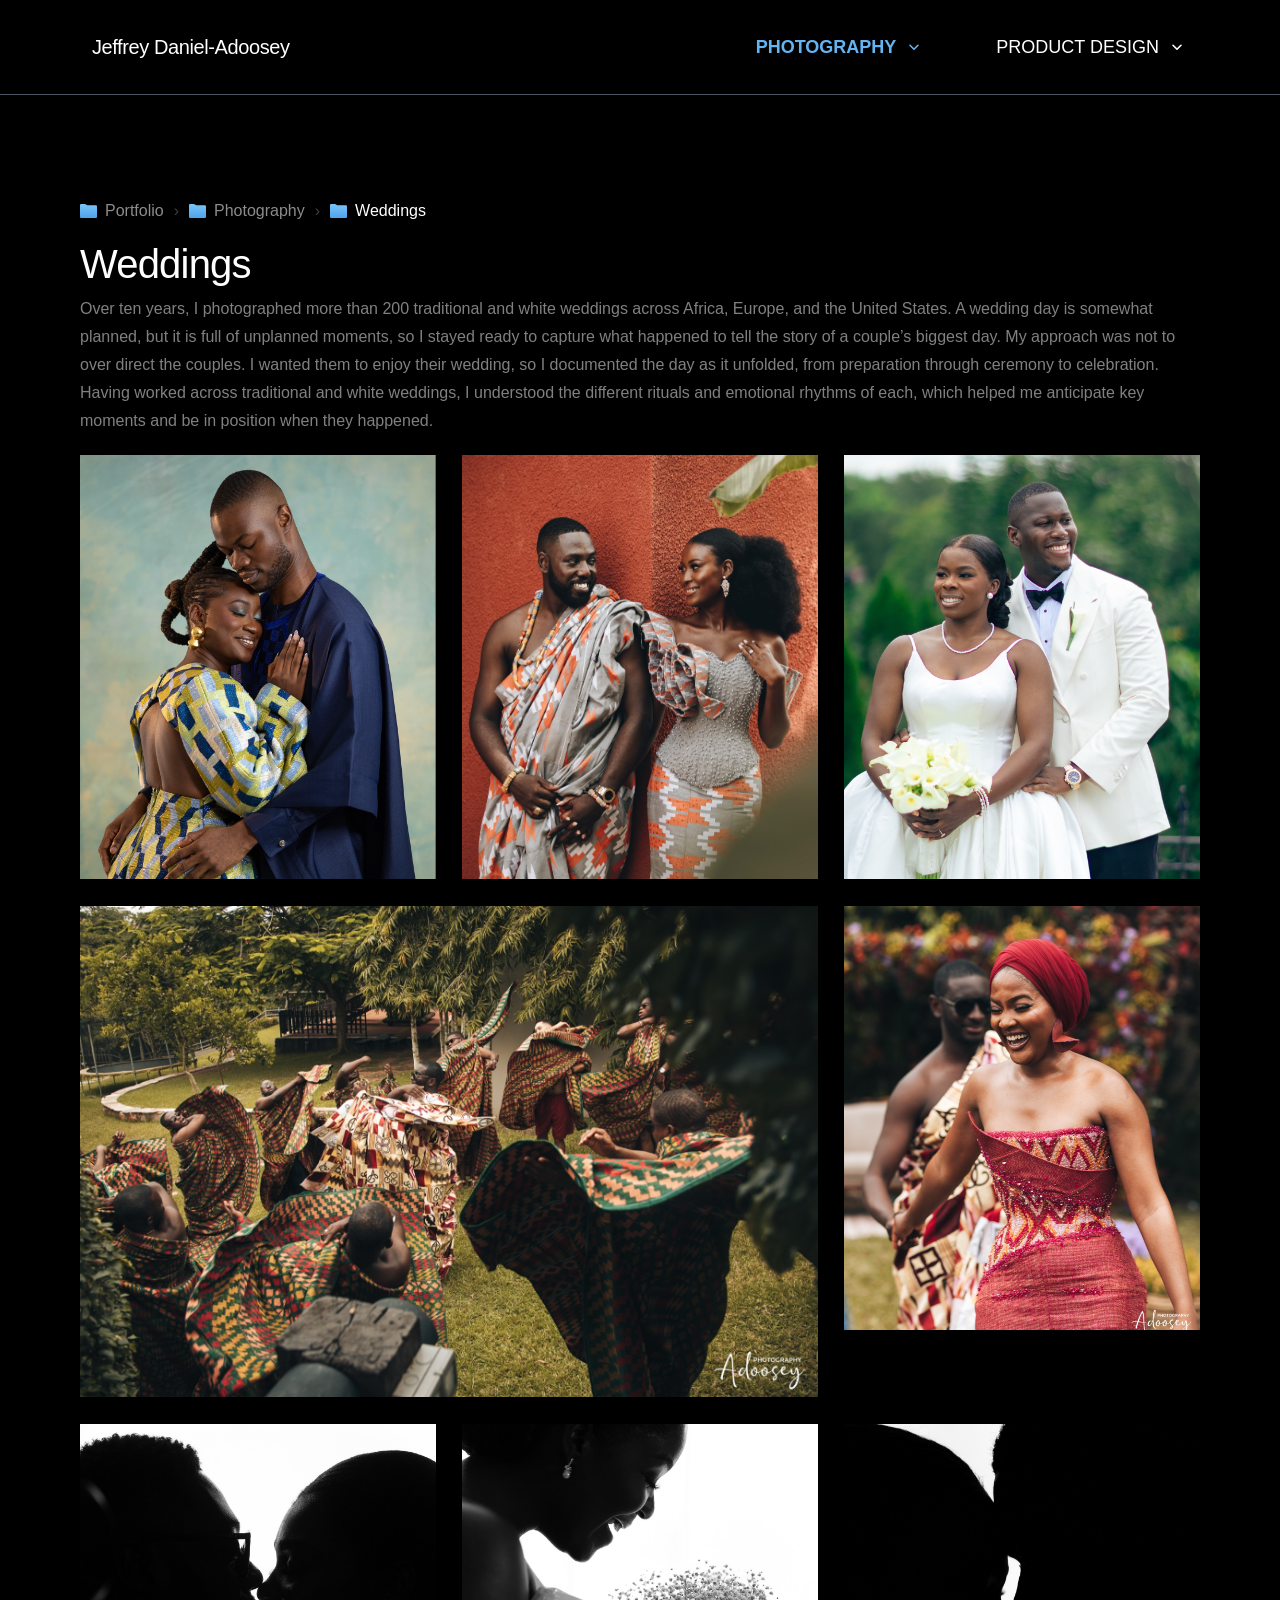
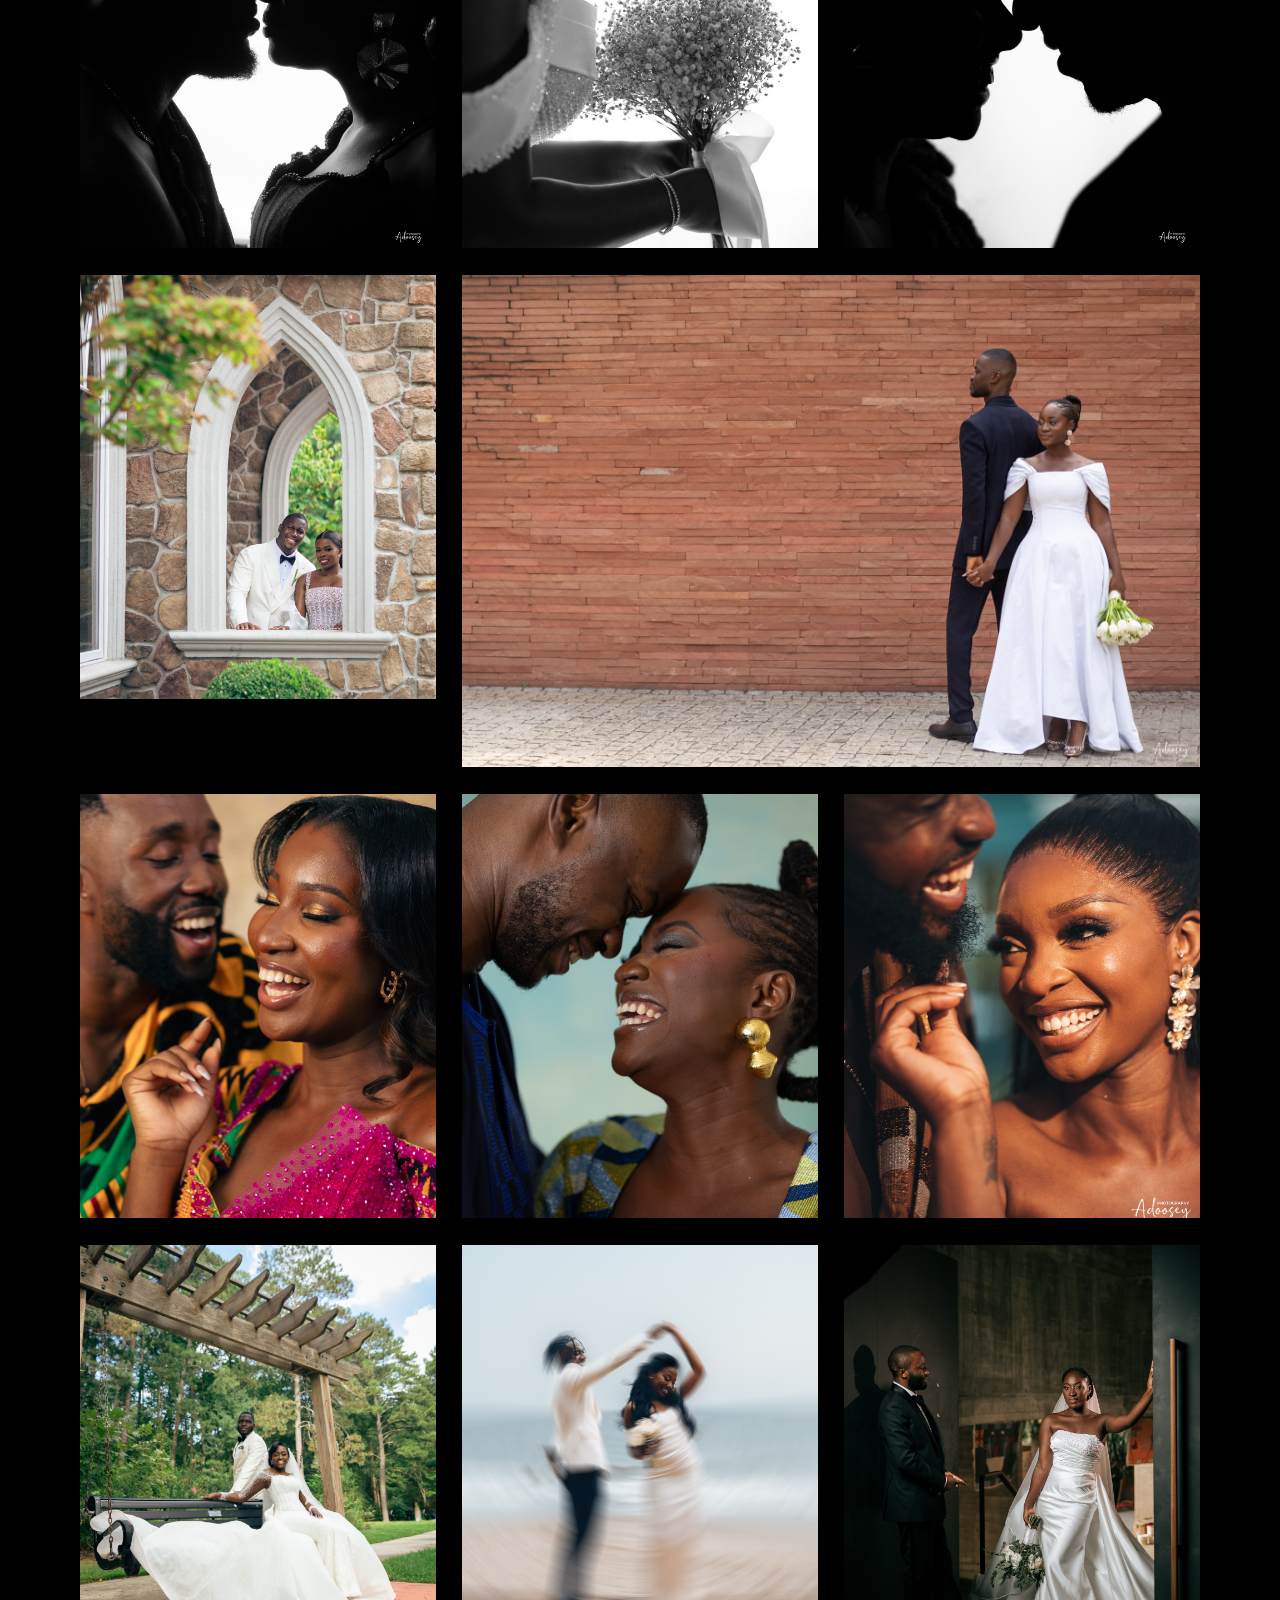
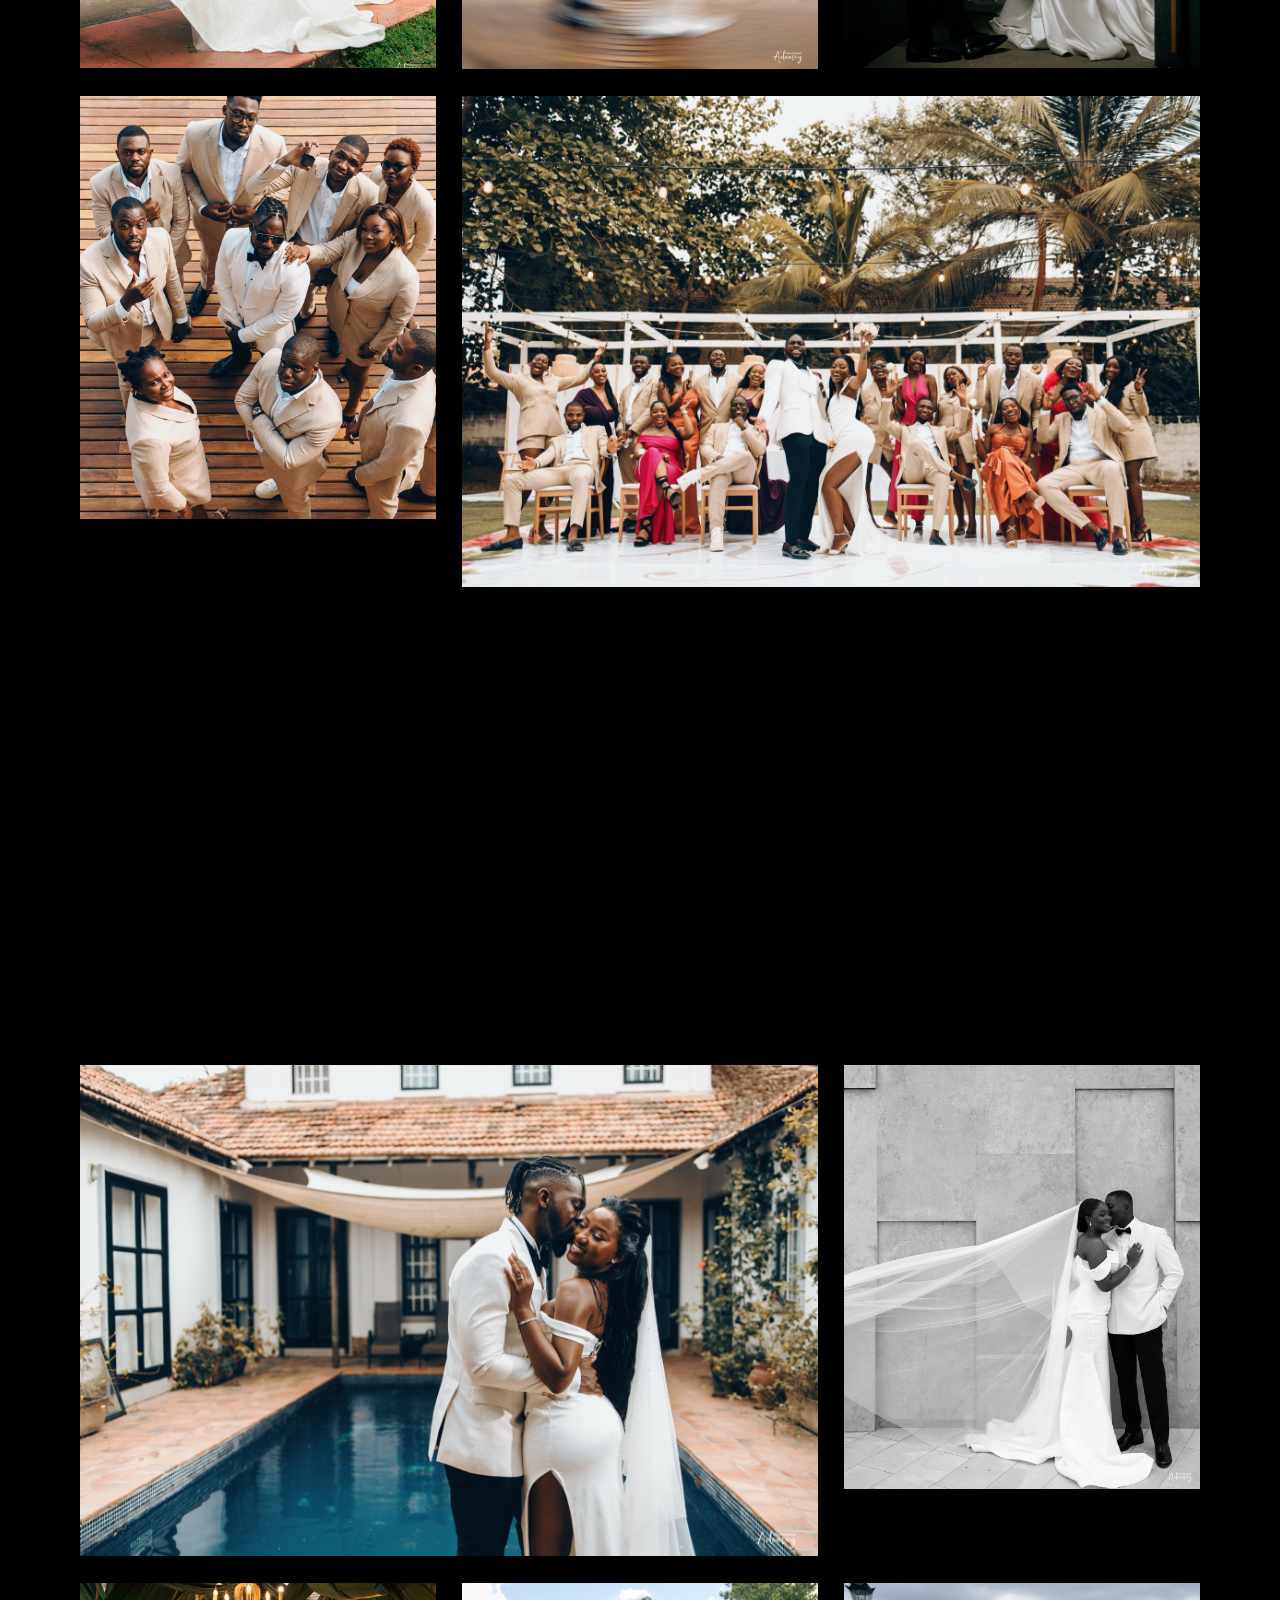
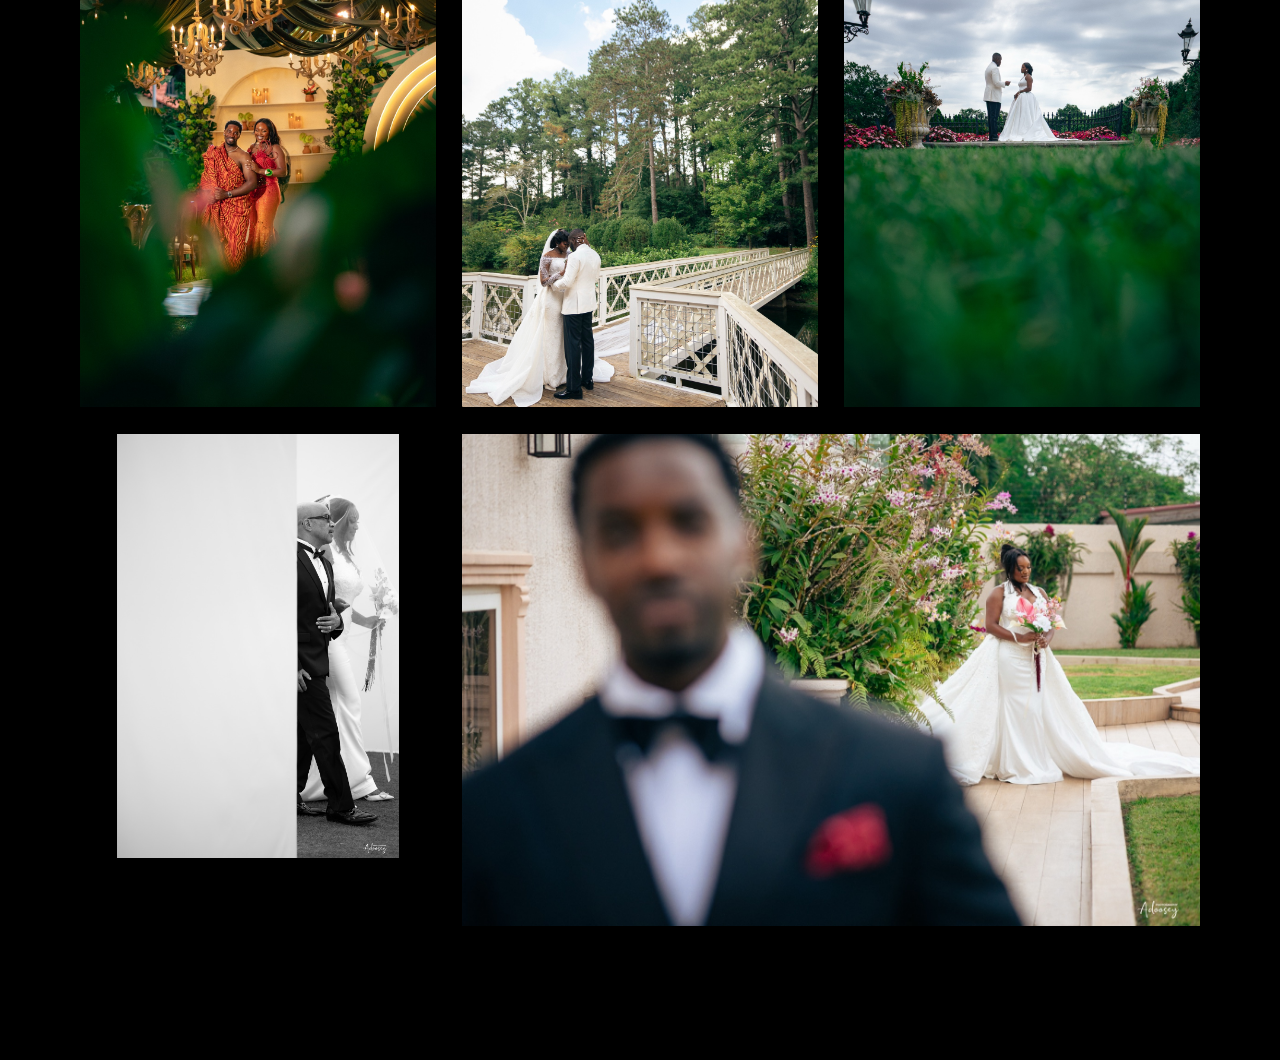
<file: weddings.html>
<!doctype html>
<html lang="en">
<head>
<meta charset="utf-8">
<meta name="viewport" content="width=device-width, initial-scale=1">
<title>Weddings — Jeffrey Daniel-Adoosey</title>
<link rel="stylesheet" href="styles.css">
<link rel="stylesheet" href="v2.css">
<script>document.documentElement.classList.add("js")</script>
<script src="nav.js" defer></script>
<script src="motion.js" defer></script>
</head>
<body>
<header class="site-header">
  <div class="container">
    <a class="logo" href="index.html">Jeffrey Daniel-Adoosey</a>
    <nav class="nav" aria-label="Main">
      <div class="nav-item is-section"><a class="nav-link" href="photography.html">Photography</a><button class="nav-toggle" type="button" aria-expanded="false" aria-controls="menu-0" aria-label="Show Photography pages"><svg viewBox="0 0 14 14" aria-hidden="true" fill="none" stroke="currentColor" stroke-width="1.6" stroke-linecap="round" stroke-linejoin="round"><path d="M3 5.25 7 9.25l4-4"/></svg></button><div class="dropdown" id="menu-0"><a href="photography.html">All Work</a><a href="weddings.html" aria-current="page">Weddings</a><a href="commercial.html">Commercial</a><a href="portraiture.html">Portraiture</a></div></div>
      <div class="nav-item"><a class="nav-link" href="product-design.html">Product Design</a><button class="nav-toggle" type="button" aria-expanded="false" aria-controls="menu-1" aria-label="Show Product Design pages"><svg viewBox="0 0 14 14" aria-hidden="true" fill="none" stroke="currentColor" stroke-width="1.6" stroke-linecap="round" stroke-linejoin="round"><path d="M3 5.25 7 9.25l4-4"/></svg></button><div class="dropdown" id="menu-1"><a href="product-design.html">All Work</a><a href="oryx.html">Oryx ERP</a><a href="brainwave.html">Brainwave</a><a href="mobile-apps.html">Mobile Apps</a><a href="websites.html">Websites</a></div></div>
    </nav>
  </div>
</header>
<main class="container">
  <section class="page-intro gallery-intro">
    <nav class="pathbar" aria-label="You are here"><a href="index.html"><i class="mini-folder" aria-hidden="true"></i>Portfolio</a><span class="sep" aria-hidden="true">›</span><a href="photography.html"><i class="mini-folder" aria-hidden="true"></i>Photography</a><span class="sep" aria-hidden="true">›</span><span aria-current="page"><i class="mini-folder" aria-hidden="true"></i>Weddings</span></nav>
    <h1 class="page-title serif-italic">Weddings</h1>
    <p class="body-text">Over ten years, I photographed more than 200 traditional and white weddings across Africa, Europe, and the United States. A wedding day is somewhat planned, but it is full of unplanned moments, so I stayed ready to capture what happened to tell the story of a couple’s biggest day. My approach was not to over direct the couples. I wanted them to enjoy their wedding, so I documented the day as it unfolded, from preparation through ceremony to celebration. Having worked across traditional and white weddings, I understood the different rituals and emotional rhythms of each, which helped me anticipate key moments and be in position when they happened.</p>
  </section>
  <section class="gallery">
    <figure class="g-tile"><img src="assets/weddings/01.jpg" alt="Weddings photograph 1" loading="lazy" style="object-fit:cover;object-position:50% 0%;transform:scaleX(-1)"></figure>
    <figure class="g-tile"><img src="assets/weddings/02.jpg" alt="Weddings photograph 2" loading="lazy" style="object-fit:cover;object-position:11% 50%"></figure>
    <figure class="g-tile"><img src="assets/weddings/03.jpg" alt="Weddings photograph 3" loading="lazy" style="object-fit:cover;object-position:50% 0%"></figure>
    <figure class="g-tile wide"><img src="assets/weddings/04.jpg" alt="Weddings photograph 4" loading="lazy" style="object-fit:cover;object-position:50% 50%"></figure>
    <figure class="g-tile"><img src="assets/weddings/05.jpg" alt="Weddings photograph 5" loading="lazy" style="object-fit:cover;object-position:50% 50%"></figure>
    <figure class="g-tile"><img src="assets/weddings/06.jpg" alt="Weddings photograph 6" loading="lazy" style="object-fit:cover;object-position:50% 100%"></figure>
    <figure class="g-tile"><img src="assets/weddings/07.jpg" alt="Weddings photograph 7" loading="lazy" style="object-fit:cover;object-position:50% 67%"></figure>
    <figure class="g-tile"><img src="assets/weddings/08.jpg" alt="Weddings photograph 8" loading="lazy" style="object-fit:cover;object-position:50% 100%"></figure>
    <figure class="g-tile"><img src="assets/weddings/09.jpg" alt="Weddings photograph 9" loading="lazy" style="object-fit:cover;object-position:50% 50%"></figure>
    <figure class="g-tile wide"><img src="assets/weddings/10.jpg" alt="Weddings photograph 10" loading="lazy" style="object-fit:cover;object-position:50% 100%"></figure>
    <figure class="g-tile"><img src="assets/weddings/11.jpg" alt="Weddings photograph 11" loading="lazy" style="object-fit:cover;object-position:50% 50%"></figure>
    <figure class="g-tile"><img src="assets/weddings/12.jpg" alt="Weddings photograph 12" loading="lazy" style="object-fit:cover;object-position:51% 65%"></figure>
    <figure class="g-tile"><img src="assets/weddings/13.jpg" alt="Weddings photograph 13" loading="lazy" style="object-fit:cover;object-position:50% 50%"></figure>
    <figure class="g-tile"><img src="assets/weddings/14.jpg" alt="Weddings photograph 14" loading="lazy" style="object-fit:cover;object-position:50% 50%"></figure>
    <figure class="g-tile"><img src="assets/weddings/15.jpg" alt="Weddings photograph 15" loading="lazy" style="object-fit:cover;object-position:50% 100%"></figure>
    <figure class="g-tile"><img src="assets/weddings/16.jpg" alt="Weddings photograph 16" loading="lazy" style="object-fit:cover;object-position:50% 23%"></figure>
    <figure class="g-tile"><img src="assets/weddings/17.jpg" alt="Weddings photograph 17" loading="lazy" style="object-fit:cover;object-position:50% 50%"></figure>
    <figure class="g-tile wide"><img src="assets/weddings/18.jpg" alt="Weddings photograph 18" loading="lazy" style="object-fit:cover;object-position:50% 100%"></figure>
    <figure class="g-tile"><img src="assets/weddings/19.jpg" alt="Weddings photograph 19" loading="lazy" style="object-fit:cover;object-position:50% 100%"></figure>
    <figure class="g-tile"><img src="assets/weddings/20.jpg" alt="Weddings photograph 20" loading="lazy" style="object-fit:cover;object-position:50% 50%"></figure>
    <figure class="g-tile"><img src="assets/weddings/21.jpg" alt="Weddings photograph 21" loading="lazy" style="object-fit:cover;object-position:50% 50%"></figure>
    <figure class="g-tile wide"><img src="assets/weddings/22.jpg" alt="Weddings photograph 22" loading="lazy" style="object-fit:cover;object-position:50% 50%"></figure>
    <figure class="g-tile"><img src="assets/weddings/23.jpg" alt="Weddings photograph 23" loading="lazy" style="object-fit:cover;object-position:50% 100%"></figure>
    <figure class="g-tile"><img src="assets/weddings/24.jpg" alt="Weddings photograph 24" loading="lazy" style="object-fit:cover;object-position:50% 50%"></figure>
    <figure class="g-tile"><img src="assets/weddings/25.jpg" alt="Weddings photograph 25" loading="lazy" style="object-fit:cover;object-position:50% 50%"></figure>
    <figure class="g-tile"><img src="assets/weddings/26.jpg" alt="Weddings photograph 26" loading="lazy" style="object-fit:cover;object-position:50% 0%"></figure>
    <figure class="g-tile"><img src="assets/weddings/27.jpg" alt="Weddings photograph 27" loading="lazy" style="object-fit:contain;object-position:50% 50%"></figure>
    <figure class="g-tile wide"><img src="assets/weddings/28.jpg" alt="Weddings photograph 28" loading="lazy" style="object-fit:cover;object-position:50% 0%"></figure>
  </section>
</main>
<script src="v2.js" defer></script>
</body>
</html>
</file>
<file: styles.css>
/* Design tokens (from Figma) */
:root {
  --bg: #000;
  --text: #fff;
  --text-70: rgba(255, 255, 255, 0.7);
  --text-50: rgba(255, 255, 255, 0.5);
  --accent: #ce831a;
  --accent-hover: #9c6210;
  --accent-tint: rgba(206, 131, 26, 0.2);
  --divider: #4b5563;
  --serif: "DM Serif Display", Georgia, serif;
  --sans: "DM Sans", system-ui, sans-serif;
  --page-x: 80px;
  --max: 1352px;
}

*, *::before, *::after { box-sizing: border-box; }
html, body { margin: 0; }
body {
  background: var(--bg);
  color: var(--text);
  font-family: var(--sans);
  font-optical-sizing: auto;
  font-feature-settings: "salt" 1;
  -webkit-font-smoothing: antialiased;
}
img { display: block; max-width: 100%; }
a { color: inherit; text-decoration: none; }
p, h1, h2, h3 { margin: 0; }

.container {
  width: 100%;
  max-width: calc(var(--max) + var(--page-x) * 2);
  margin: 0 auto;
  padding: 0 var(--page-x);
}

/* Header */
.site-header {
  position: sticky;
  top: 0;
  z-index: 10;
  background: var(--bg);
  border-bottom: 1px solid var(--divider);
}
.site-header .container {
  height: 94px;
  display: flex;
  align-items: center;
  justify-content: space-between;
  padding-left: 92px;
  padding-right: 91px;
}
.logo {
  font-family: var(--serif);
  font-size: 20px;
  letter-spacing: -0.4px;
}
.nav { display: flex; gap: 70px; }
.nav a {
  font-size: 18px;
  line-height: 28px;
  text-transform: uppercase;
  transition: color 0.2s ease;
}
.nav a:hover { color: var(--accent-hover); }
.nav a[aria-current="page"] { color: var(--accent); font-weight: 700; }

/* Shared type */
.eyebrow {
  font-size: 18px;
  line-height: 28px;
  letter-spacing: 6.12px;
  text-transform: uppercase;
  color: var(--accent);
}
.body-text {
  font-size: 18px;
  line-height: 28px;
  font-weight: 500;
  color: var(--text-50);
}
.serif-italic { font-family: var(--serif); font-style: italic; font-weight: 400; }

/* Landing */
.hero { padding-top: 62px; }
.hero-name {
  font-size: 80px;
  line-height: 90px;
  letter-spacing: -1.6px;
}
.hero-role {
  margin-top: 4px;
  font-size: 18px;
  line-height: 28px;
  letter-spacing: 6.12px;
  color: var(--text-70);
}
.hero-intro {
  margin-top: 12px;
  font-size: 18px;
  line-height: 30px;
  font-weight: 500;
  color: var(--text-50);
}
.hero-intro p + p { margin-top: 30px; }

.section-cards {
  display: grid;
  grid-template-columns: 1fr 1fr;
  gap: 24px;
  margin: 28px 0 41px;
}
.card {
  display: flex;
  flex-direction: column;
  gap: 12px;
  padding: 26px 20px;
  border: 2px solid var(--accent);
  border-radius: 12px;
  transition: background-color 0.25s ease;
}
.card:hover, .card:focus-visible { background: var(--accent-tint); outline: none; }
.card-title { font-size: 32px; line-height: 40px; letter-spacing: -0.64px; }
.card-text { margin-top: -4px; padding-bottom: 28px; }
.card .view { margin-top: auto; }
.view {
  display: inline-flex;
  align-items: center;
  gap: 4px;
  color: var(--accent);
  font-size: 18px;
  line-height: 28px;
  font-weight: 500;
  text-decoration: underline;
  text-underline-position: from-font;
}
.view img { width: 24px; height: 28px; transform: rotate(90deg); }

/* Section pages */
.page-intro { padding-top: 102px; display: flex; flex-direction: column; gap: 12px; }
.page-title { font-size: 40px; line-height: 54px; letter-spacing: -0.8px; }
.page-intro .body-text { margin-top: -8px; }

.tile-title { font-size: 24px; letter-spacing: -0.48px; line-height: 1.375; }
.tile-sub { font-size: 12px; line-height: 18px; }
.tile-media { overflow: hidden; }
.tile-media img { width: 100%; height: 100%; object-fit: cover; }
.tile { display: flex; flex-direction: column; gap: 8px; }

.photo-grid {
  display: grid;
  grid-template-columns: repeat(4, 1fr);
  gap: 20px;
  margin: 64px 0 82px;
}
.photo-grid .tile-media { height: 426px; }

.project-row {
  display: flex;
  gap: 20px;
  margin: 64px calc(50% - 50vw) 132px 0;
  padding-right: var(--page-x);
  overflow-x: auto;
  scroll-snap-type: x mandatory;
  scrollbar-width: none;
}
.project-row::-webkit-scrollbar { display: none; }
.project-row .tile { flex: 0 0 438px; scroll-snap-align: start; }
.project-row .tile-media { height: 350px; background: #000; position: relative; }
.tile-media.websites img {
  position: absolute;
  left: 1.73%;
  top: 7.33%;
  width: 100%;
  height: 85.33%;
  object-fit: fill;
}

/* Responsive */
@media (max-width: 1100px) {
  :root { --page-x: 40px; }
  .site-header .container { padding-left: var(--page-x); padding-right: var(--page-x); }
  .photo-grid { grid-template-columns: repeat(2, 1fr); }
}
@media (max-width: 760px) {
  :root { --page-x: 16px; }
  .site-header .container {
    height: auto;
    padding-top: 14px;
    padding-bottom: 10px;
    flex-direction: column;
    align-items: flex-start;
    gap: 4px;
  }
  .logo { font-size: 18px; }
  .nav { gap: 24px; }
  .nav a { font-size: 14px; white-space: nowrap; }
  .hero { padding-top: 40px; }
  .hero-name { font-size: 48px; line-height: 54px; }
  .hero-role { font-size: 13px; letter-spacing: 3px; }
  .hero-intro, .body-text { font-size: 16px; line-height: 26px; }
  .section-cards { grid-template-columns: 1fr; }
  .card-title { font-size: 28px; }
  .eyebrow { font-size: 15px; letter-spacing: 4px; }
  .page-intro { padding-top: 48px; }
  .page-title { font-size: 32px; line-height: 40px; }
  .photo-grid { grid-template-columns: 1fr; margin-top: 40px; }
  .photo-grid .tile-media { height: 480px; }
  .project-row { margin-top: 40px; }
  .project-row .tile { flex-basis: 85%; }
  .project-row .tile-media { height: auto; aspect-ratio: 438 / 350; }
}

/* Photo galleries */
.gallery-intro .body-text { font-size: 16px; }
a.eyebrow { transition: color 0.2s ease; }
a.eyebrow:hover { color: var(--accent-hover); }
.gallery {
  display: grid;
  grid-template-columns: repeat(3, 1fr);
  column-gap: 26.5px;
  row-gap: 27px;
  margin: 20px 0 134px;
}
.g-tile { margin: 0; aspect-ratio: 433 / 516; overflow: hidden; background: #000; }
.g-tile.wide { grid-column: span 2; aspect-ratio: auto; }
.g-tile img { width: 100%; height: 100%; }
@media (max-width: 760px) {
  .gallery { grid-template-columns: 1fr; row-gap: 16px; margin-bottom: 64px; }
  .g-tile.wide { grid-column: auto; aspect-ratio: 893 / 516; }
}

/* Case studies */
.cs { --muted: #717171; --soft: #d1d5db; --panel: #373737; --panel-2: #1a1a1a; padding-bottom: 120px; }
.cs .page-intro .body-text { font-size: 16px; }
.cs-rule { border: 0; border-top: 1px solid var(--muted); margin: 0; }
.cs-head { margin-top: 46px; display: flex; flex-direction: column; gap: 44px; }
.cs-label { font-size: 18px; line-height: 20px; font-weight: 600; color: var(--muted); }
.cs-label span { display: block; line-height: 28px; }
.cs-hero-row { display: flex; align-items: center; justify-content: space-between; gap: 64px; }
.cs-hero-title { font-size: 40px; line-height: 55px; letter-spacing: -0.8px; max-width: 549px; }
.cs-hero-title em { font-style: inherit; color: var(--accent); }
.cs-meta { display: grid; grid-template-columns: auto auto; column-gap: 43px; row-gap: 40px; font-size: 20px; letter-spacing: -0.4px; }
.cs-meta dt { color: var(--muted); margin-bottom: 6px; }
.cs-meta dd { margin: 0; color: #fff; font-weight: 600; }

.cs-pillars { margin-top: 70px; display: grid; grid-template-columns: 448fr 439fr 438fr; border-top: 1px solid var(--muted); }
.cs-pillar { padding: 42px 40px 48px 47px; border-left: 1px solid var(--muted); min-height: 264px; }
.cs-pillar:last-child { border-right: 1px solid var(--muted); }
.cs-pillar:nth-child(2), .cs-pillar:nth-child(3) { padding-left: 38px; }
.num { font-size: 20px; line-height: 24px; font-weight: 600; letter-spacing: -0.2px; color: var(--muted); }
.cs-h3 { font-size: 20px; line-height: 24px; font-weight: 600; letter-spacing: -0.2px; color: #fff; margin-top: 8px; }
.cs-small { font-size: 14px; line-height: 24px; font-weight: 500; letter-spacing: -0.14px; color: var(--muted); margin-top: 8px; }
.cs-why { font-size: 16px; line-height: 24px; font-weight: 600; letter-spacing: -0.16px; color: var(--accent); margin-top: 8px; }

.cs-split { margin-top: 70px; display: flex; align-items: stretch; }
.cs-split > .left { background: var(--panel); padding: 27.5px 30px; display: flex; flex-direction: column; justify-content: center; gap: 12px; flex: 0 0 auto; }
.cs-split > .right { background: var(--panel-2); padding: 34px 30px; flex: 1; display: flex; flex-direction: column; justify-content: center; }
.cs-split .left .cs-label { color: var(--muted); }
.cs-split-title { font-size: 32px; line-height: 36px; letter-spacing: -0.64px; }
.cs-split .right p { font-size: 18px; line-height: 28px; font-weight: 500; color: var(--soft); }
.cs-split .right p + p { margin-top: 28px; }
.cs-split .right h4 { margin: 28px 0 0; font-size: 20px; line-height: 28px; font-weight: 700; color: #fff; }
.cs-split .right ul { margin: 0; padding-left: 27px; }
.cs-split .right li { font-size: 18px; line-height: 36px; font-weight: 500; color: var(--soft); }
.cs-split .right .note { margin-top: 0; font-style: italic; color: #fff; }

.cs-research > .left { justify-content: flex-start; gap: 37px; padding: 27.5px 40px 27.5px 20px; width: 402px; }
.cs-research .left .cs-label { color: var(--soft); }
.cs-research .left p.lead { font-size: 18px; line-height: 28px; font-weight: 500; color: var(--soft); margin-top: 8px; }
.cs-research > .right { padding: 24px 30px; display: grid; grid-template-columns: 447fr 391fr; gap: 20px 16px; }
.quote { border: 1px solid var(--muted); padding: 12px 14px; color: var(--muted); }
.quote p { font-size: 14px; line-height: 24px; font-weight: 500; letter-spacing: -0.14px; }
.quote cite { display: block; margin-top: 8px; font-style: normal; font-size: 16px; line-height: 24px; font-weight: 600; letter-spacing: -0.16px; }

.cs-screens-head { margin-top: 98px; }
.cs-screens-head .cs-label { color: var(--accent); }
.cs-screens-head .cs-label span { color: var(--muted); }
.cs-screens { margin-top: 44px; display: flex; flex-direction: column; gap: 70px; }
.feature { display: grid; grid-template-columns: 869fr 456fr; min-height: 615px; }
.feature.flip { grid-template-columns: 453fr 873fr; }
.feature .shot { display: flex; align-items: center; justify-content: center; }
.feature .shot img { width: 100%; height: auto; }
.feature .shot.device img { width: 92.7%; }
.feature .panel { border: 1px solid #fff; display: flex; align-items: center; padding: 0 44px; }
.feature .panel > div { max-width: 363px; }
.pair { display: grid; grid-template-columns: 1fr 1fr; gap: 40px; }
.pair figure { margin: 0; }
.pair img { width: 100%; height: auto; display: block; }
.caption { border: 0.5px solid var(--soft); border-top: 0; padding: 14px 10.5px 30px; font-size: 16px; letter-spacing: -0.16px; }
.caption b { display: block; color: #fff; margin-bottom: 2px; }
.caption span { color: var(--muted); }

.phones { margin-top: 44px; display: flex; justify-content: space-between; gap: 24px; }
.phones figure { margin: 0; flex: 0 1 377px; }
.phones img { width: 100%; height: auto; display: block; }
.phones .caption { border: 0; border-bottom: 0.5px solid var(--soft); padding: 14px 0 14px 4px; margin-top: 11px; min-height: 177px; }
.phones .caption span { color: var(--soft); }

.sitemap { margin-top: 0; padding-top: 0; }
.sitemap .title { font-size: 20px; letter-spacing: -0.4px; color: #717171; margin: 40px 0 18px; }
.sitemap img { width: 100%; height: auto; }

/* Websites */
.sites { margin-top: 12px; display: grid; grid-template-columns: 1fr 1fr; gap: 44px 38px; }
.site-card img { width: 100%; height: auto; display: block; }
.site-card .meta { margin-top: 21px; display: flex; flex-direction: column; gap: 6px; }
.site-cat { font-size: 16px; line-height: 24px; font-weight: 600; letter-spacing: -0.16px; color: #717171; text-transform: uppercase; }
.site-name { font-size: 20px; letter-spacing: -0.4px; }
.site-desc { font-size: 14px; line-height: 24px; font-weight: 500; letter-spacing: -0.14px; color: #717171; min-height: 72px; }
.site-link { margin-top: 2px; font-size: 18px; line-height: 28px; font-weight: 500; color: var(--accent); align-self: flex-start; transition: color 0.2s ease; }
.site-link:hover { color: var(--accent-hover); }
.site-link[aria-disabled="true"] { cursor: default; }

@media (max-width: 1100px) {
  .cs-hero-row { flex-direction: column; align-items: flex-start; gap: 32px; }
  .cs-research { flex-direction: column; }
  .cs-research > .left { width: auto; }
  .feature, .feature.flip { grid-template-columns: 1fr; min-height: 0; }
  .feature.flip .panel { order: 2; }
  .feature .panel { padding: 32px 24px; }
}
@media (max-width: 760px) {
  .cs-hero-title { font-size: 30px; line-height: 40px; }
  .cs-meta { font-size: 16px; row-gap: 24px; }
  .cs-pillars { grid-template-columns: 1fr; border-top: 0; }
  .cs-pillar, .cs-pillar:nth-child(2), .cs-pillar:nth-child(3) { padding: 24px 20px; min-height: 0; border: 1px solid var(--muted); border-bottom: 0; }
  .cs-pillar:last-child { border-bottom: 1px solid var(--muted); }
  .cs-split { flex-direction: column; }
  .cs-research > .right { grid-template-columns: 1fr; padding: 20px; }
  .cs-split .right { padding: 24px 20px; }
  .cs-split .right p, .cs-split .right li { font-size: 16px; line-height: 26px; }
  .cs-split-title { font-size: 28px; }
  .pair { grid-template-columns: 1fr; gap: 40px; }
  .phones { flex-direction: column; align-items: center; gap: 40px; }
  .phones figure { flex-basis: auto; width: min(100%, 340px); }
  .phones .caption { min-height: 0; }
  .sitemap { overflow-x: auto; }
  .sitemap img { width: 900px; max-width: none; }
  .sites { grid-template-columns: 1fr; }
  .cs-screens-head { margin-top: 64px; }
}
.cs-research .quote p { font-size: 14px; line-height: 24px; font-weight: 500; letter-spacing: -0.14px; color: var(--muted); margin: 0; }
@media (max-width: 1100px) {
  .cs-split { flex-direction: column; }
  .cs-split > .left { width: auto !important; }
}

/* Nav dropdowns */
.nav { align-items: center; }
.nav-item { position: relative; display: flex; align-items: center; gap: 6px; }
.nav-toggle {
  display: inline-flex; align-items: center; justify-content: center;
  width: 24px; height: 24px; padding: 0; margin: 0;
  background: none; border: 0; color: inherit; cursor: pointer; border-radius: 4px;
}
.nav-toggle svg { width: 14px; height: 14px; transition: transform 0.2s ease; }
.nav-item:hover > .nav-link, .nav-item:hover > .nav-toggle { color: var(--accent-hover); }
.nav-item.is-section > .nav-link, .nav-item.is-section > .nav-toggle { color: var(--accent); }
.nav-item.is-section > .nav-link { font-weight: 700; }
.nav-item.open .nav-toggle svg { transform: rotate(180deg); }
.nav-toggle:focus-visible, .dropdown a:focus-visible, .nav-link:focus-visible { outline: 2px solid var(--accent); outline-offset: 2px; }

.dropdown {
  position: absolute; top: calc(100% + 16px); left: -18px; z-index: 20;
  width: 213px; padding: 16px 8px;
  display: flex; flex-direction: column; gap: 6px;
  background: rgba(0, 0, 0, 0.8);
  -webkit-backdrop-filter: blur(8px); backdrop-filter: blur(8px);
  border: 1px solid var(--divider); border-radius: 12px;
  opacity: 0; visibility: hidden; transform: translateY(-4px);
  transition: opacity 0.15s ease, transform 0.15s ease, visibility 0s linear 0.15s;
}
/* invisible bridge so the menu stays open while the mouse moves down to it */
.dropdown::before { content: ""; position: absolute; left: 0; right: 0; top: -18px; height: 18px; }
.nav-item.open > .dropdown {
  opacity: 1; visibility: visible; transform: none;
  transition: opacity 0.15s ease, transform 0.15s ease, visibility 0s;
}
@media (hover: hover) {
  .nav-item:hover > .dropdown { opacity: 1; visibility: visible; transform: none; transition: opacity 0.15s ease, transform 0.15s ease, visibility 0s; }
  .nav-item:hover .nav-toggle svg { transform: rotate(180deg); }
}
.dropdown a {
  display: block; padding: 8px 10px; border-radius: 6px;
  font-size: 18px; line-height: normal; color: #fff; text-transform: none; font-weight: 400;
  transition: background-color 0.15s ease, color 0.15s ease;
}
.dropdown a:hover, .dropdown a[aria-current="page"] { background: #151515; color: var(--accent); }

@media (max-width: 760px) {
  .nav-item { gap: 2px; }
  .nav-toggle { width: 28px; height: 28px; }
  .dropdown { left: -10px; top: calc(100% + 10px); width: 200px; }
  .dropdown a { font-size: 16px; }
}
@media (prefers-reduced-motion: reduce) {
  .dropdown, .nav-toggle svg { transition: none; }
}

/* ===================== Motion ===================== */
:root { --ease-out: cubic-bezier(0.22, 1, 0.36, 1); }

/* 2. Page fade between pages (browsers that support cross-document view transitions) */
@view-transition { navigation: auto; }
.site-header { view-transition-name: site-header; }
::view-transition-old(root) { animation: 180ms ease-out both vt-fade-out; }
::view-transition-new(root) { animation: 280ms var(--ease-out) both vt-fade-in; }
@keyframes vt-fade-out { to { opacity: 0; } }
@keyframes vt-fade-in { from { opacity: 0; transform: translateY(8px); } }

/* 1 + 7 + 10. Fade-up on scroll (only when JS has tagged elements) */
.js .reveal { opacity: 0; transform: translateY(24px); transition: opacity 0.7s var(--ease-out), transform 0.7s var(--ease-out); transition-delay: var(--d, 0ms); }
.js .reveal.in { opacity: 1; transform: none; }

/* 3. Header shrinks on scroll */
.site-header { transition: background-color 0.3s ease; }
.site-header .container { transition: height 0.3s var(--ease-out), padding 0.3s var(--ease-out); }
.site-header .logo { transition: font-size 0.3s var(--ease-out); }
.site-header.scrolled { background: rgba(0, 0, 0, 0.72); -webkit-backdrop-filter: blur(12px); backdrop-filter: blur(12px); }
.site-header.scrolled .container { height: 64px; }
.site-header.scrolled .logo { font-size: 18px; }
@media (max-width: 760px) {
  .site-header.scrolled .container { height: auto; padding-top: 8px; padding-bottom: 6px; }
  .site-header.scrolled .logo { font-size: 16px; }
}

/* 4. Home name reveal */
.js .hero-name .line { display: block; overflow: hidden; padding-bottom: 0.08em; margin-bottom: -0.08em; }
.js .hero-name .line > span { display: inline-block; transform: translateY(105%); animation: line-up 0.9s var(--ease-out) forwards; }
.js .hero-name .line:nth-child(2) > span { animation-delay: 0.12s; }
.js .hero-role { opacity: 0; letter-spacing: 0; animation: role-in 1.1s var(--ease-out) 0.45s forwards; }
.js .hero-intro { opacity: 0; transform: translateY(16px); animation: fade-up 0.8s var(--ease-out) 0.7s forwards; }
@keyframes line-up { to { transform: none; } }
@keyframes role-in { to { opacity: 1; letter-spacing: 6.12px; } }
@keyframes fade-up { to { opacity: 1; transform: none; } }
@media (max-width: 760px) { @keyframes role-in { to { opacity: 1; letter-spacing: 3px; } } }

/* 5. Card arrows nudge */
.view img { transition: transform 0.3s var(--ease-out); }
.card:hover .view img, .card:focus-visible .view img { transform: translateX(6px) rotate(90deg); }

/* 6. Photos zoom slightly on hover (uses `scale` so mirrored photos keep their flip) */
.g-tile img, .tile-media img { transition: scale 0.6s var(--ease-out); }
@media (hover: hover) {
  .g-tile:hover img, .tile:hover .tile-media img { scale: 1.04; }
}
.g-tile { cursor: zoom-in; position: relative; }
.g-tile:focus-visible { outline: 2px solid var(--accent); outline-offset: 3px; }

/* 8. Full-size photo viewer */
.lightbox {
  position: fixed; inset: 0; z-index: 100; display: flex; align-items: center; justify-content: center;
  background: rgba(0, 0, 0, 0.94); opacity: 0; visibility: hidden;
  transition: opacity 0.25s ease, visibility 0s linear 0.25s; touch-action: pan-y;
}
.lightbox.open { opacity: 1; visibility: visible; transition: opacity 0.25s ease, visibility 0s; }
.lightbox img {
  max-width: calc(100vw - 180px); max-height: calc(100vh - 120px); object-fit: contain;
  transition: opacity 0.2s ease, transform 0.35s var(--ease-out); user-select: none; -webkit-user-drag: none;
}
.lightbox.open img { animation: lb-in 0.35s var(--ease-out); }
.lightbox img.swap { opacity: 0; }
@keyframes lb-in { from { opacity: 0; scale: 0.97; } }
.lb-btn {
  position: absolute; display: flex; align-items: center; justify-content: center;
  width: 48px; height: 48px; border-radius: 50%; border: 1px solid var(--divider);
  background: rgba(0, 0, 0, 0.5); color: #fff; cursor: pointer; transition: border-color 0.2s, color 0.2s;
}
.lb-btn:hover, .lb-btn:focus-visible { border-color: var(--accent); color: var(--accent); outline: none; }
.lb-btn svg { width: 20px; height: 20px; }
.lb-close { top: 20px; right: 20px; }
.lb-prev { left: 24px; top: 50%; translate: 0 -50%; }
.lb-next { right: 24px; top: 50%; translate: 0 -50%; }
.lb-count { position: absolute; bottom: 24px; left: 50%; translate: -50% 0; font-size: 14px; letter-spacing: 2px; color: rgba(255,255,255,0.6); }
body.lb-lock { overflow: hidden; }
@media (max-width: 760px) {
  .lightbox img { max-width: 100vw; max-height: calc(100vh - 140px); }
  .lb-prev, .lb-next { top: auto; bottom: 14px; translate: none; width: 44px; height: 44px; }
  .lb-prev { left: 16px; } .lb-next { right: 16px; }
  .lb-count { bottom: 28px; }
}

.project-row.draggable { cursor: grab; }
.project-row.dragging { cursor: grabbing; scroll-snap-type: none; user-select: none; }
.project-row.dragging a { pointer-events: none; }
.project-row img { -webkit-user-drag: none; user-select: none; }

/* 10. Device screens tilt toward the mouse */
.tilt { transition: transform 0.4s var(--ease-out); will-change: transform; }
.tilt-wrap { perspective: 1200px; }

/* 11. Dropdown options cascade in */
.dropdown a { opacity: 0; transform: translateY(-4px); transition: opacity 0.2s ease, transform 0.25s var(--ease-out), background-color 0.15s ease, color 0.15s ease; }
.nav-item.open > .dropdown a { opacity: 1; transform: none; }
@media (hover: hover) { .nav-item:hover > .dropdown a { opacity: 1; transform: none; } }
.nav-item > .dropdown a:nth-child(2) { transition-delay: 40ms, 40ms, 0s, 0s; }
.nav-item > .dropdown a:nth-child(3) { transition-delay: 80ms, 80ms, 0s, 0s; }
.nav-item > .dropdown a:nth-child(4) { transition-delay: 120ms, 120ms, 0s, 0s; }
.nav-item > .dropdown a:nth-child(5) { transition-delay: 160ms, 160ms, 0s, 0s; }

/* Respect "reduce motion" */
@media (prefers-reduced-motion: reduce) {
  @view-transition { navigation: none; }
  *, *::before, *::after { animation-duration: 1ms !important; animation-delay: 0s !important; transition-duration: 1ms !important; transition-delay: 0s !important; }
  .js .reveal { opacity: 1; transform: none; }
  .g-tile:hover img, .tile:hover .tile-media img { scale: none; }
  .tilt { transform: none !important; }
}
.visually-hidden { position: absolute; width: 1px; height: 1px; overflow: hidden; clip: rect(0 0 0 0); white-space: nowrap; }
</file>
<file: v2.css>
/* Version 2: the home page as a macOS desktop with folders */
.v2-home { position: relative; min-height: calc(100vh - 95px); min-height: calc(100svh - 95px); padding-bottom: 80px; }
.v2-hero { padding: 257px 0 0 12px; max-width: 755px; }
.v2-name { font-size: 80px; line-height: 90px; letter-spacing: -1.6px; white-space: nowrap; }
.v2-name .line > span {
  color: #fff;
  padding-right: 0.08em; /* keeps the italic last letter from being clipped */
}
.v2-intro { margin-top: 12px; font-size: 16px; line-height: 24px; }
.v2-intro p + p { margin-top: 24px; }

/* The "desktop": folders sit where they are in Figma, like icons on a Mac */
.desktop { position: absolute; inset: 0; pointer-events: none; }
.folder {
  position: absolute; pointer-events: auto;
  display: flex; flex-direction: column; align-items: flex-start;
  border-radius: 10px; outline: none;
}
.folder-photo { top: 148px; left: calc(100% - var(--page-x) - 218px); }
.folder-product { top: 496px; left: calc(100% - var(--page-x) - 265px); }
.folder-icon {
  position: relative; display: block; width: 208px; height: 180px; overflow: hidden; opacity: 0.6;
  transition: width 0.35s var(--ease-out), height 0.35s var(--ease-out), opacity 0.3s ease, filter 0.3s ease;
}
.folder-icon img { position: absolute; max-width: none; width: 109.67%; height: 127.09%; left: -5.19%; top: -13.55%; pointer-events: none; }
.folder-product .folder-icon img { width: 110.79%; height: 127.95%; left: -5.54%; top: -13.3%; }
.folder-label {
  font-size: 20px; letter-spacing: -0.4px; line-height: normal;
  color: #fff;
  transition: font-size 0.35s var(--ease-out);
}
/* highlighted state from the Figma component */
.folder:hover .folder-icon, .folder:focus-visible .folder-icon { width: 241px; height: 208px; opacity: 1; }
.folder:hover .folder-label, .folder:focus-visible .folder-label { font-size: 24px; letter-spacing: -0.48px; }
.folder:focus-visible { box-shadow: 0 0 0 2px var(--accent); }

/* opening a folder: it zooms toward you, then the page changes */
.js .folder.opening, .folder.opening { transform: scale(1.25); opacity: 0; transition: transform 0.28s ease-in, opacity 0.28s ease-in; }

@media (max-width: 1100px) {
  .v2-home { min-height: 0; }
  .v2-hero { padding: 80px 0 0; }
  .v2-name { font-size: 64px; line-height: 72px; white-space: normal; }
  .desktop { position: static; display: flex; gap: 48px; margin-top: 56px; pointer-events: auto; }
  .folder { position: relative; top: auto; left: auto; }
}
@media (max-width: 760px) {
  .v2-hero { padding-top: 40px; }
  .v2-name { font-size: 44px; line-height: 52px; }
  .desktop { gap: 24px; justify-content: space-between; }
  .folder-icon { width: 150px; height: 130px; opacity: 1; }
  .folder:hover .folder-icon, .folder:focus-visible .folder-icon { width: 150px; height: 130px; }
  .folder-label, .folder:hover .folder-label { font-size: 18px; }
}
@media (prefers-reduced-motion: reduce) {
  .js .folder.opening, .folder.opening { transform: none; opacity: 1; }
}

/* ---------- Photo folders (built from the macOS folder in Figma) ---------- */
.pfolder-link { display: flex; flex-direction: column; align-items: flex-start; gap: 10px; outline: none; border-radius: 12px; }
.pfolder-link:focus-visible { box-shadow: 0 0 0 2px var(--accent); }
.pfolder {
  position: relative; display: block; width: 100%; aspect-ratio: 940 / 790;
  perspective: 900px; filter: drop-shadow(0 18px 28px rgba(0, 0, 0, 0.55));
  transition: transform 0.4s var(--ease-out);
}
.pf-back {
  position: absolute; inset: 0;
  background: var(--img) center 30% / cover;
  -webkit-mask: url(assets/v2/folder-shape.svg) center / 100% 100% no-repeat;
  mask: url(assets/v2/folder-shape.svg) center / 100% 100% no-repeat;
  filter: brightness(0.42) saturate(0.85);
}
.pf-paper {
  position: absolute; left: 5%; right: 5%; top: 13%; height: 40%;
  background: linear-gradient(#f4f2ee, #dedad3); border-radius: 2.5% / 6%;
  transition: transform 0.45s var(--ease-out);
}
.pf-front {
  position: absolute; left: 0; right: 0; top: 16.96%; bottom: 0;
  border-radius: 7.66% / 10.98%; overflow: hidden;
  background: var(--img) center 35% / cover;
  box-shadow: inset 0 6px 8px rgba(255, 255, 255, 0.3), inset 0 -60px 90px rgba(0, 0, 0, 0.35), 0 -8px 22px rgba(0, 0, 0, 0.45);
  transform-origin: 50% 100%;
  transition: transform 0.45s var(--ease-out);
}
/* the two strips along the bottom edge of a macOS folder */
.pf-front::before, .pf-front::after {
  content: ""; position: absolute; left: 0; right: 0; height: 2.75%;
  background: linear-gradient(180deg, rgba(255,255,255,0.14), rgba(0,0,0,0.16));
}
.pf-front::before { top: 85.1%; }
.pf-front::after { top: 90.7%; }
.pf-name {
  font-size: 24px; letter-spacing: -0.48px; line-height: 1.2;
  color: #fff;
}
.pf-meta { font-size: 13px; line-height: 18px; color: rgba(255, 255, 255, 0.5); margin-top: -6px; }
@media (hover: hover) {
  .pfolder-link:hover .pfolder { transform: translateY(-6px); }
  .pfolder-link:hover .pf-front { transform: rotateX(-26deg); }
  .pfolder-link:hover .pf-paper { transform: translateY(-24%); }
}
.pfolder-link:focus-visible .pf-front { transform: rotateX(-26deg); }
.pfolder-link:focus-visible .pf-paper { transform: translateY(-24%); }
.js .pfolder-link.opening, .pfolder-link.opening { transform: scale(1.12); opacity: 0; transition: transform 0.28s ease-in, opacity 0.28s ease-in; }

/* Photography: a Finder-style grid of folders */
.folder-grid { grid-template-columns: repeat(4, 1fr); gap: 56px 40px; margin-top: 72px; }
/* Product Design: folders in the sideways-scrolling row */
.project-row .pfolder-link { flex: 0 0 360px; padding-top: 8px; }
.project-row.folder-row { gap: 48px; padding-top: 10px; padding-bottom: 44px; margin-bottom: 88px; }

/* ---------- Finder-style path bar on inner pages ---------- */
.pathbar { display: flex; flex-wrap: wrap; align-items: center; gap: 6px 10px; font-size: 16px; line-height: 28px; color: rgba(255,255,255,0.55); }
.pathbar a, .pathbar span[aria-current] { display: inline-flex; align-items: center; gap: 8px; transition: color 0.2s ease; }
.pathbar a:hover { color: var(--accent); }
.pathbar span[aria-current] { color: #fff; }
.pathbar .sep { opacity: 0.45; }
.mini-folder, .dropdown a::before {
  width: 17px; height: 14.3px; flex: 0 0 auto; background: var(--accent);
  -webkit-mask: url(assets/v2/folder-shape.svg) center / 100% 100% no-repeat;
  mask: url(assets/v2/folder-shape.svg) center / 100% 100% no-repeat;
}
.mini-folder { display: inline-block; }
/* tiny folder icons in the header menus too */
.dropdown a { display: flex; align-items: center; gap: 10px; }
.dropdown a::before { content: ""; opacity: 0.5; background: currentColor; }
.dropdown a:hover::before, .dropdown a[aria-current="page"]::before { opacity: 1; }

@media (max-width: 1100px) {
  .folder-grid { grid-template-columns: repeat(2, 1fr); }
}
@media (max-width: 760px) {
  .folder-grid { grid-template-columns: repeat(2, 1fr); gap: 32px 20px; margin-top: 40px; }
  .pf-name { font-size: 19px; }
  .project-row .pfolder-link { flex-basis: 78%; }
  .pathbar { font-size: 14px; }
}
@media (prefers-reduced-motion: reduce) {
  .pfolder-link.opening { transform: none; opacity: 1; }
}

/* ---------- Home folders that show what's inside ---------- */
.folder .lf { width: 208px; transition: width 0.35s var(--ease-out), transform 0.4s var(--ease-out); }
.folder:hover .lf, .folder:focus-visible .lf { width: 241px; }
.lf .pf-back { background: linear-gradient(180deg, #47474a, #2b2b2e); filter: none; }
.lf-front {
  display: flex; align-items: center; justify-content: center;
  background: linear-gradient(180deg, rgba(74, 74, 78, 0.92), rgba(40, 40, 43, 0.96));
  -webkit-backdrop-filter: blur(6px); backdrop-filter: blur(6px);
  box-shadow: inset 0 1px 0 rgba(255,255,255,0.22), inset 0 6px 10px rgba(255,255,255,0.06), 0 -8px 20px rgba(0,0,0,0.5);
}
.lf-glyph {
  width: 30%; height: auto; margin-top: -6%;
  fill: none; stroke: var(--accent); stroke-width: 2; stroke-linecap: round; stroke-linejoin: round;
  filter: drop-shadow(0 1px 0 rgba(0,0,0,0.6));
  transition: transform 0.4s var(--ease-out);
}
/* what's inside the folder, peeking out the top */
.lf-items { position: absolute; left: 6%; right: 6%; top: 0; height: 62%; }
.lf-item {
  position: absolute; bottom: 0; display: block; object-fit: cover;
  box-shadow: 0 6px 14px rgba(0,0,0,0.45);
  transform-origin: 50% 100%;
  transition: transform 0.5s var(--ease-out);
}
/* Photography: three prints with white borders */
.lf-photo .lf-item { width: 42%; aspect-ratio: 4 / 5; border: 3px solid #f3f1ec; border-bottom-width: 9px; border-radius: 2px; background: #f3f1ec; }
.lf-photo .i1 { left: 4%;  transform: translateY(6%) rotate(-10deg); }
.lf-photo .i2 { left: 29%; transform: translateY(-4%) rotate(1deg); z-index: 1; }
.lf-photo .i3 { left: 54%; transform: translateY(8%) rotate(11deg); }
.lf-photo:hover .i1, .lf-photo:focus-visible .i1 { transform: translate(-14%, -16%) rotate(-18deg); }
.lf-photo:hover .i2, .lf-photo:focus-visible .i2 { transform: translateY(-30%) rotate(0deg); }
.lf-photo:hover .i3, .lf-photo:focus-visible .i3 { transform: translate(14%, -14%) rotate(18deg); }
/* Product Design: three app screens */
.lf-product .lf-item { width: 60%; aspect-ratio: 4 / 3; border-radius: 6px; border: 1px solid rgba(255,255,255,0.18); background: #111; }
.lf-product .i1 { left: 0;   transform: translateY(14%) rotate(-7deg); }
.lf-product .i2 { left: 20%; transform: translateY(0) rotate(0deg); z-index: 1; }
.lf-product .i3 { left: 40%; transform: translateY(16%) rotate(7deg); }
.lf-product:hover .i1, .lf-product:focus-visible .i1 { transform: translate(-12%, -8%) rotate(-12deg); }
.lf-product:hover .i2, .lf-product:focus-visible .i2 { transform: translateY(-24%) rotate(0deg); }
.lf-product:hover .i3, .lf-product:focus-visible .i3 { transform: translate(12%, -6%) rotate(12deg); }
/* the front swings open and the mark lifts */
.folder:hover .lf-front, .folder:focus-visible .lf-front { transform: rotateX(-22deg); }
.folder:hover .lf-glyph, .folder:focus-visible .lf-glyph { transform: translateY(-4%) scale(1.06); }
.folder .lf { filter: drop-shadow(0 16px 24px rgba(0,0,0,0.6)); }

@media (max-width: 760px) {
  .folder .lf, .folder:hover .lf { width: 150px; }
}
/* layering + peek fixes */
.lf .pf-back { z-index: 0; }
.lf-items { z-index: 1; top: -18%; height: 72%; }
.lf-front { z-index: 2; background: linear-gradient(180deg, rgba(74, 74, 78, 0.78), rgba(36, 36, 39, 0.9)); }
.v2-hero { max-width: none; }
.v2-intro { max-width: 755px; }
.v2-name .line { padding-right: 0.12em; }
.lf-product .lf-items { top: -30%; }
.lf-product .lf-item { width: 64%; }
.lf-product .i1 { left: -2%; transform: translateY(0) rotate(-8deg); }
.lf-product .i2 { left: 18%; transform: translateY(-14%) rotate(0deg); }
.lf-product .i3 { left: 38%; transform: translateY(2%) rotate(8deg); }
.lf-product:hover .i1, .lf-product:focus-visible .i1 { transform: translate(-12%, -14%) rotate(-13deg); }
.lf-product:hover .i2, .lf-product:focus-visible .i2 { transform: translateY(-36%) rotate(0deg); }
.lf-product:hover .i3, .lf-product:focus-visible .i3 { transform: translate(12%, -12%) rotate(13deg); }

/* ===== macOS blue (replaces the orange accent across the folder version) ===== */
:root {
  color-scheme: dark;
  --accent: #0a84ff;          /* macOS system blue, dark mode */
  --accent-hover: #5eaeff;
  --accent-tint: rgba(10, 132, 255, 0.2);
  --folder-front-top: #7cc4f8;
  --folder-front-bottom: #4ea3ec;
  --folder-back-top: #4a9be6;
  --folder-back-bottom: #2f7fd0;
}

/* ---------- Blue macOS folders ---------- */
.lf .pf-back { background: linear-gradient(180deg, var(--folder-back-top), var(--folder-back-bottom)); }
.lf-front {
  background: linear-gradient(180deg, var(--folder-front-top), var(--folder-front-bottom));
  -webkit-backdrop-filter: none; backdrop-filter: none;
  box-shadow: inset 0 1px 0 rgba(255,255,255,0.55), inset 0 8px 14px rgba(255,255,255,0.18), inset 0 -18px 30px rgba(20, 90, 170, 0.28), 0 -6px 16px rgba(0, 30, 70, 0.35);
}
.lf-front::before, .lf-front::after { background: linear-gradient(180deg, rgba(255,255,255,0.22), rgba(20,80,150,0.18)); }
/* embossed mark, like the symbols macOS stamps on folders */
.lf-glyph { stroke: rgba(22, 92, 168, 0.85); stroke-width: 2.2; filter: drop-shadow(0 1px 0 rgba(255,255,255,0.45)); }
.folder .lf { filter: drop-shadow(0 16px 24px rgba(0,0,0,0.55)); }

/* phone screens (PostUp) stand upright instead of lying landscape */
.lf-phones .lf-items { top: -34%; }
.lf-phones .lf-item { width: 30%; aspect-ratio: 9 / 18.5; object-fit: contain; background: none; border: 0; border-radius: 0; box-shadow: none; filter: drop-shadow(0 6px 10px rgba(0,0,0,0.45)); }
.lf-phones .i1 { left: 12%; transform: translateY(8%) rotate(-9deg); }
.lf-phones .i2 { left: 35%; transform: translateY(-6%) rotate(0deg); z-index: 1; }
.lf-phones .i3 { left: 58%; transform: translateY(10%) rotate(9deg); }
.lf-phones:hover .i1, .lf-phones:focus-visible .i1 { transform: translate(-18%, -10%) rotate(-15deg); }
.lf-phones:hover .i2, .lf-phones:focus-visible .i2 { transform: translateY(-26%) rotate(0deg); }
.lf-phones:hover .i3, .lf-phones:focus-visible .i3 { transform: translate(18%, -8%) rotate(15deg); }
/* website panels have white backgrounds */
.lf-sites .lf-item { background: #fff; }

/* ---------- Section pages: text on the left, folders scattered on the right ---------- */
.v2-section { position: relative; display: grid; grid-template-columns: minmax(0, 520px) 1fr; column-gap: 72px; padding-bottom: 120px; }
.v2-section .page-intro { padding-top: 160px; align-self: start; }
.v2-section .body-text { font-size: 16px; line-height: 26px; }
.sec-desktop { position: relative; min-height: 680px; margin-top: 120px; }
.sec-desktop .folder { position: absolute; left: var(--x); top: var(--y); }
.sec-desktop .pf-meta { margin-top: 0; }
.folder .folder-label + .pf-meta { margin-top: 0; }

@media (max-width: 1100px) {
  .v2-section { display: block; }
  .v2-section .page-intro { padding-top: 102px; }
  .sec-desktop { min-height: 0; margin-top: 90px; display: grid; grid-template-columns: repeat(2, 1fr); gap: 72px 24px; justify-items: center; }
  .sec-desktop .folder { position: relative; left: auto; top: auto; }
}
@media (max-width: 760px) {
  .v2-section .page-intro { padding-top: 48px; }
  .sec-desktop { margin-top: 80px; gap: 64px 16px; }
}
.sec-desktop .pf-meta { max-width: 230px; }

/* ===== Finder-style folder names + blues matched to the folders ===== */
:root {
  --sf: -apple-system, BlinkMacSystemFont, "SF Pro Text", "SF Pro Display", "Helvetica Neue", "Segoe UI", Arial, sans-serif;
  --accent: #65b4f2;         /* the middle of the folder blue */
  --accent-hover: #8ccaf8;
  --accent-tint: rgba(101, 180, 242, 0.16);
  --select: #2f7fd0;         /* the folder's darker blue, used for highlights behind white text */
}
/* folder names: Apple's system font, solid white, centred under the folder like Finder */
.folder { align-items: center; }
.folder-label, .folder:hover .folder-label, .folder:focus-visible .folder-label {
  font-family: var(--sf); font-style: normal; font-weight: 500;
  font-size: 15px; line-height: 20px; letter-spacing: 0;
  color: #fff; background: none;
  margin-top: 8px; padding: 1px 8px; border-radius: 5px; text-align: center;
  transition: background-color 0.2s ease;
}
/* hover/selected looks like a selected item in Finder */
.folder:hover .folder-label, .folder:focus-visible .folder-label { background: var(--select); }
.folder .pf-meta, .sec-desktop .pf-meta {
  font-family: var(--sf); font-size: 12px; line-height: 16px; color: rgba(255, 255, 255, 0.55);
  text-align: center; margin-top: 3px;
}
.folder:focus-visible { box-shadow: none; }
.folder:focus-visible .lf { outline: 2px solid var(--accent); outline-offset: 6px; border-radius: 8px; }

/* header: current section and hover use the folder blue */
.nav-item.is-section > .nav-link, .nav-item.is-section > .nav-toggle { color: var(--accent); }
.nav-item:hover > .nav-link, .nav-item:hover > .nav-toggle { color: var(--accent-hover); }
/* dropdowns behave like macOS menus: blue highlight with white text */
.dropdown a:hover, .dropdown a:focus-visible { background: var(--select); color: #fff; outline: none; }
.dropdown a[aria-current="page"] { background: var(--accent-tint); color: var(--accent); }
.dropdown a[aria-current="page"]:hover { background: var(--select); color: #fff; }
.dropdown a::before, .mini-folder { background: linear-gradient(180deg, var(--folder-front-top), var(--folder-front-bottom)); opacity: 1; }
.dropdown a:not(:hover):not([aria-current])::before { opacity: 0.75; }
/* breadcrumbs */
.pathbar a:hover { color: var(--accent-hover); }
.pathbar span[aria-current] { color: #fff; }

/* ===== Apple's system font across the whole folder version (sizes and weights unchanged) ===== */
:root { --sans: var(--sf); --serif: var(--sf); }
body, button, input { font-family: var(--sf); }
/* folder names a little larger */
.folder-label, .folder:hover .folder-label, .folder:focus-visible .folder-label { font-size: 17px; line-height: 22px; }
.folder .pf-meta, .sec-desktop .pf-meta { font-size: 13px; line-height: 17px; }

/* ---------- Raw app screens shown inside a simple phone frame ---------- */
.phones .device { display: block; border-radius: 46px; border: 10px solid #1c1c1e; box-shadow: 0 0 0 1px #3a3a3c, 0 24px 48px rgba(0,0,0,0.5); overflow: hidden; background: #000; aspect-ratio: 393 / 852; }
.phones .device img { width: 100%; height: 100%; object-fit: cover; object-position: top; }
.phones figure { max-width: 340px; }
.lf-rawphones .lf-item { object-fit: cover; object-position: top; border-radius: 9px; border: 3px solid #111; background: #000; box-shadow: 0 6px 12px rgba(0,0,0,0.45); filter: none; }
/* ---------- A collage card for a website (Dairy Barn) ---------- */
.site-collage { display: grid; grid-template-columns: 1fr 1fr; gap: 14px; padding: 34px 24px; background: #fff; aspect-ratio: 642 / 578; align-content: center; }
.site-collage img { width: 100%; aspect-ratio: 800 / 520; object-fit: cover; object-position: top; box-shadow: 0 2px 10px rgba(0,0,0,0.12); }
.tbc { color: rgba(255,255,255,0.45); font-weight: 400; border-bottom: 1px dashed rgba(255,255,255,0.35); }

/* No italics anywhere in the folder version */
.serif-italic, .cs-hero-title, .cs-hero-title em, .page-title, .tile-title, .site-name, .card-title, .cs-split-title, .folder-label { font-style: normal; }

/* ---------- iPhone 16 frame (matches the PostUp mockups: light titanium, black bezel, Dynamic Island) ---------- */
.iphone {
  position: relative; display: block; width: 100%;
  padding: 1.1%; border-radius: 16.4% / 7.7%;
  background: linear-gradient(135deg, #f1f1f3 0%, #b8b8bd 22%, #ececef 48%, #a7a7ac 74%, #e4e4e7 100%);
  box-shadow: inset 0 0 0 1px rgba(255,255,255,0.6), 0 24px 48px rgba(0,0,0,0.5);
}
.iphone-bezel { display: block; padding: 2.4%; border-radius: 15.6% / 7.3%; background: #050505; }
.iphone-screen { position: relative; display: block; overflow: hidden; aspect-ratio: 393 / 852; border-radius: 13.4% / 6.2%; background: #fff; }
.iphone-screen img { display: block; width: 100%; height: 100%; object-fit: cover; object-position: top; }
.iphone-island { position: absolute; left: 50%; top: 1.3%; width: 31.8%; height: 4.3%; transform: translateX(-50%); border-radius: 999px; background: #000; }
.iphone-island::after { content: ""; position: absolute; right: 9%; top: 50%; width: 22%; aspect-ratio: 1; transform: translateY(-50%); border-radius: 50%; background: radial-gradient(circle at 40% 40%, #2b2e4a, #0b0b14 70%); }
.iphone .btn { position: absolute; width: 1%; min-width: 2px; border-radius: 2px; background: linear-gradient(90deg, #9d9da2, #e2e2e5); }
.iphone .b1 { left: -0.8%; top: 15.5%; height: 3.8%; }
.iphone .b2 { left: -0.8%; top: 22.5%; height: 7.4%; }
.iphone .b3 { left: -0.8%; top: 31.4%; height: 7.4%; }
.iphone .b4 { right: -0.8%; top: 25%; height: 11.6%; }
.phones figure { max-width: 377px; }
.cs-figma { margin-top: 2px; }
.phones-more { justify-content: center; gap: 96px; margin-top: 36px; }
@media (max-width: 760px) { .phones-more { gap: 40px; } }

/* draggable folders */
@media (hover: hover) and (pointer: fine) {
  .folder { user-select: none; -webkit-user-select: none; }
  .folder img { -webkit-user-drag: none; }
  .folder.dragging { cursor: grabbing; transition: none !important; }
  .folder.dragging .lf { transform: scale(1.05); filter: drop-shadow(0 26px 34px rgba(0,0,0,0.7)); }
  .folder.dragging .folder-label { background: var(--select); }
}

/* ===================== Phone layout ===================== */
@media (max-width: 760px) {
  /* Home: name, role, then the folders, then the longer intro, so navigation is on the first screen */
  .v2-home { display: flex; flex-direction: column; padding-bottom: 56px; }
  .v2-hero { display: contents; }
  .v2-name { order: 1; margin-top: 36px; font-size: 40px; line-height: 46px; }
  .v2-home .hero-role { order: 2; }
  .v2-home .desktop { order: 3; margin: 44px 0 8px; justify-content: space-around; }
  .v2-intro { order: 4; margin-top: 40px; }

  /* Galleries: two photos per row, wide shots across both; tap any photo for full screen */
  .gallery { grid-template-columns: 1fr 1fr; gap: 8px; margin-top: 24px; grid-auto-flow: row dense; }
  .g-tile.wide { grid-column: span 2; aspect-ratio: 893 / 516; }

  /* App screens: swipe sideways through the phones instead of a long stack */
  .phones {
    flex-direction: row; align-items: flex-start; justify-content: flex-start; gap: 20px;
    overflow-x: auto; scroll-snap-type: x mandatory; -webkit-overflow-scrolling: touch;
    margin-left: calc(-1 * var(--page-x)); margin-right: calc(-1 * var(--page-x));
    padding: 8px var(--page-x) 12px; scrollbar-width: none;
  }
  .phones::-webkit-scrollbar { display: none; }
  .phones figure, .phones-more figure { flex: 0 0 72%; width: auto; max-width: 300px; scroll-snap-align: center; }
  .phones-more { gap: 20px; }
  .phones .caption { min-height: 0; }
  .swipe-hint { display: block; margin-top: 8px; font-size: 13px; color: rgba(255,255,255,0.5); }

  /* Wide diagrams (site map, user flow, customer website) scroll inside their own box */
  .sitemap .title::after { content: " · swipe to see all"; color: rgba(255,255,255,0.4); }

  /* Bigger tap targets in the header */
  .nav-toggle { width: 36px; height: 36px; }
  .nav { gap: 16px; }
  .dropdown a { padding: 11px 10px; }

  /* Case studies: tighter spacing so sections don't feel stretched */
  .cs-head { margin-top: 32px; gap: 28px; }
  .cs-pillars, .cs-split { margin-top: 44px; }
  .cs-screens { gap: 44px; }
  .feature .panel { padding: 24px 20px; }
  .cs-split .left { padding: 24px 20px; }
  .site-collage { padding: 18px 14px; gap: 8px; }
}
@media (min-width: 761px) { .swipe-hint { display: none; } }
/* Small phones (iPhone SE and similar) */
@media (max-width: 380px) {
  .nav { gap: 6px; }
  .nav a { font-size: 12.5px; }
  .nav-toggle { width: 32px; height: 32px; }
  .folder .lf, .folder:hover .lf { width: 128px; }
  .folder-label, .folder:hover .folder-label { font-size: 15px; }
  .sec-desktop { gap: 56px 12px; }
  .v2-name { font-size: 34px; line-height: 40px; }
}
@media (max-width: 760px) {
  .nav-item:last-child > .dropdown { left: auto; right: -6px; }
}
@media (max-width: 760px) {
  .dropdown { background: rgba(22, 22, 24, 0.98); box-shadow: 0 18px 40px rgba(0,0,0,0.6); }
}

/* ===== Phone header: name on its own row, tabs on a separate row below a divider ===== */
@media (max-width: 760px) {
  .site-header .container { gap: 0; padding-top: 0; padding-bottom: 0; }
  .site-header .logo { display: inline-block; align-self: flex-start; padding: 14px 0 12px; font-size: 18px; }
  .site-header .nav {
    width: 100%; justify-content: space-between; gap: 12px;
    padding: 6px 0 8px; border-top: 1px solid rgba(255, 255, 255, 0.1);
  }
  .site-header .nav-item { min-height: 40px; }
  .site-header .nav-link { padding: 8px 0; }
  .site-header.scrolled .container { padding-top: 0; padding-bottom: 0; }
  .site-header.scrolled .logo { padding: 9px 0 8px; font-size: 16px; }
  .site-header.scrolled .nav { padding: 2px 0 4px; }

  /* smaller folders */
  .folder .lf, .folder:hover .lf { width: 116px; }
  .folder-label, .folder:hover .folder-label, .folder:focus-visible .folder-label { font-size: 15px; line-height: 20px; margin-top: 6px; }
  .folder .pf-meta, .sec-desktop .pf-meta { font-size: 12px; max-width: 150px; }
  .v2-home .desktop { margin: 36px 0 0; justify-content: center; gap: 48px; }
  .sec-desktop { margin-top: 64px; gap: 52px 16px; }
}
@media (max-width: 380px) {
  .site-header .nav a { font-size: 12.5px; }
  .folder .lf, .folder:hover .lf { width: 104px; }
  .v2-home .desktop { gap: 32px; }
}

/* Home subtitle: larger and spaced to span the full width of the name */
.v2-home .hero-role { font-size: 26px; line-height: 32px; margin-top: 6px; letter-spacing: 9.4px; white-space: nowrap; }
.js .v2-home .hero-role { letter-spacing: 0; animation-name: role-in-wide; }
@keyframes role-in-wide { to { opacity: 1; letter-spacing: 9.4px; } }
@media (max-width: 760px) {
  .v2-home .hero-role { font-size: 13px; line-height: 18px; margin-top: 4px; letter-spacing: 4.6px; }
  @keyframes role-in-wide { to { opacity: 1; letter-spacing: 4.6px; } }
}
@media (max-width: 380px) {
  .v2-home .hero-role { font-size: 11px; letter-spacing: 3.9px; }
  @keyframes role-in-wide { to { opacity: 1; letter-spacing: 3.9px; } }
}
</file>
